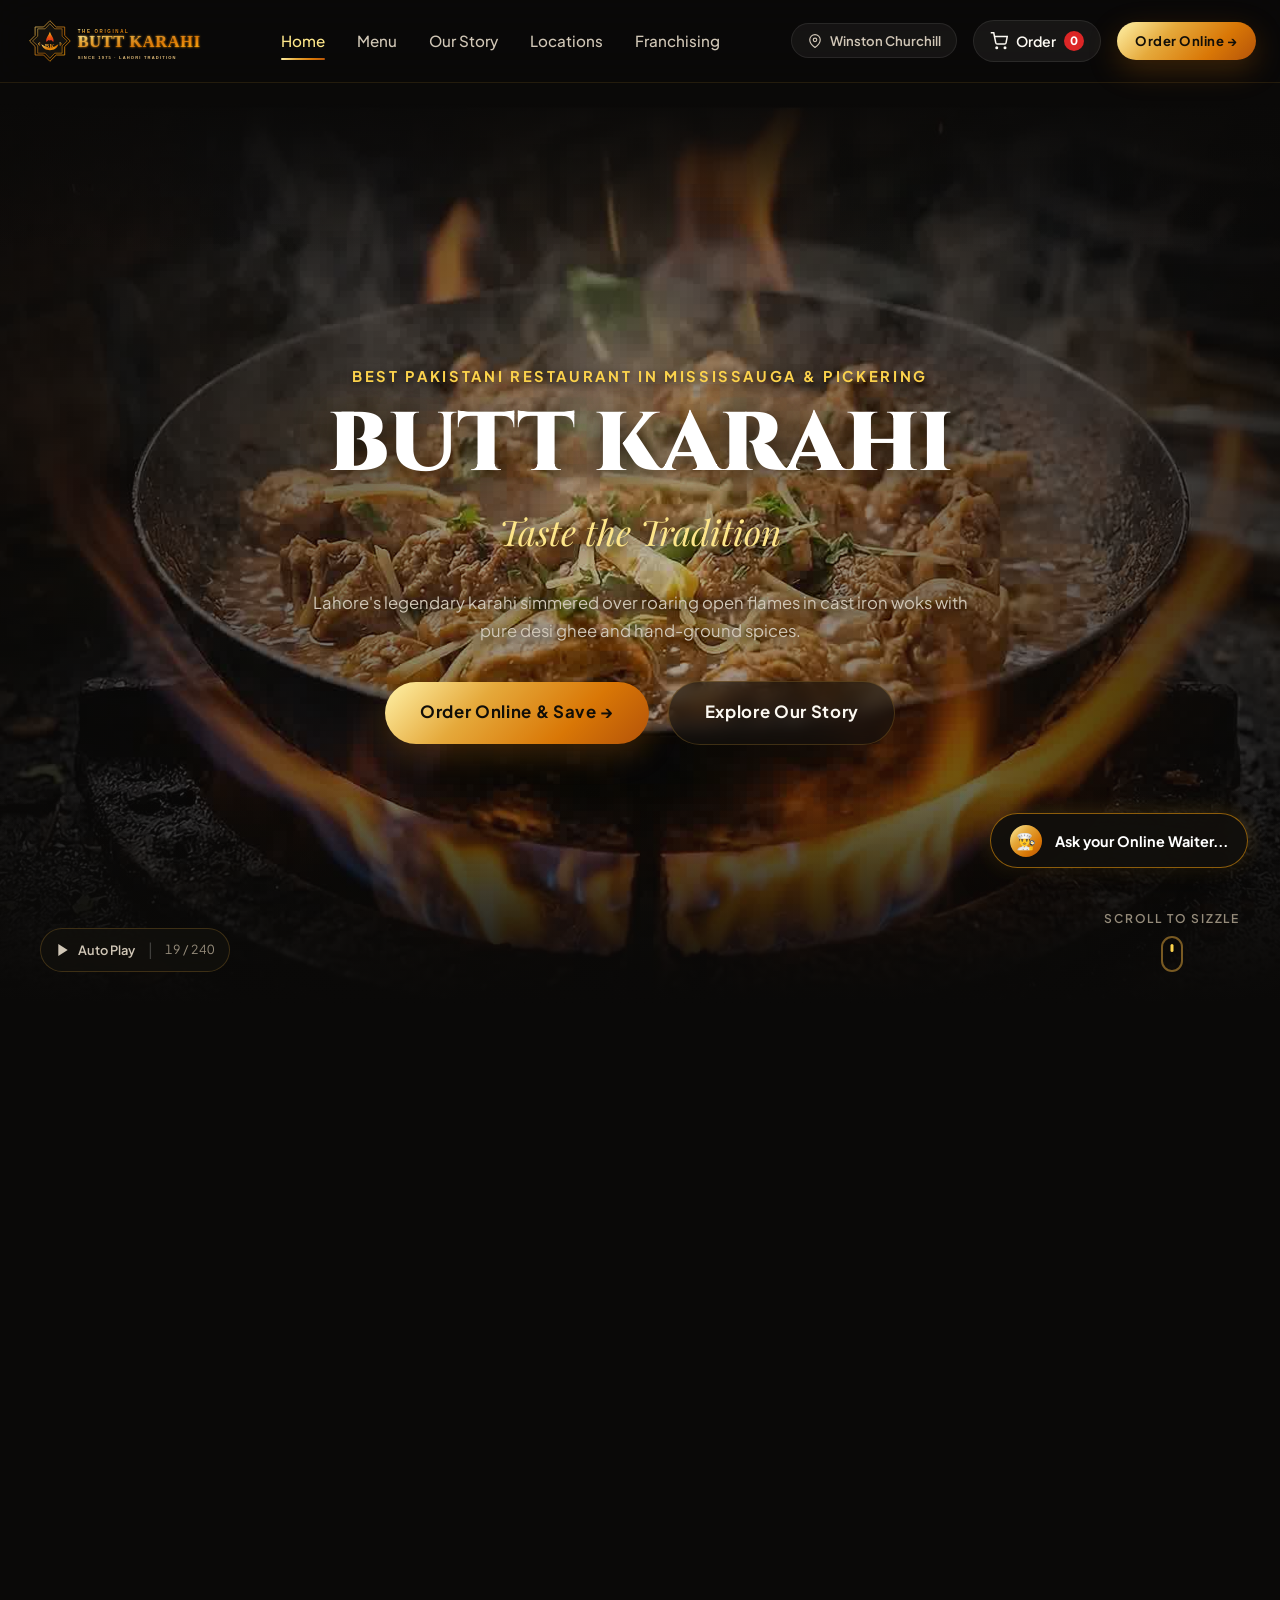
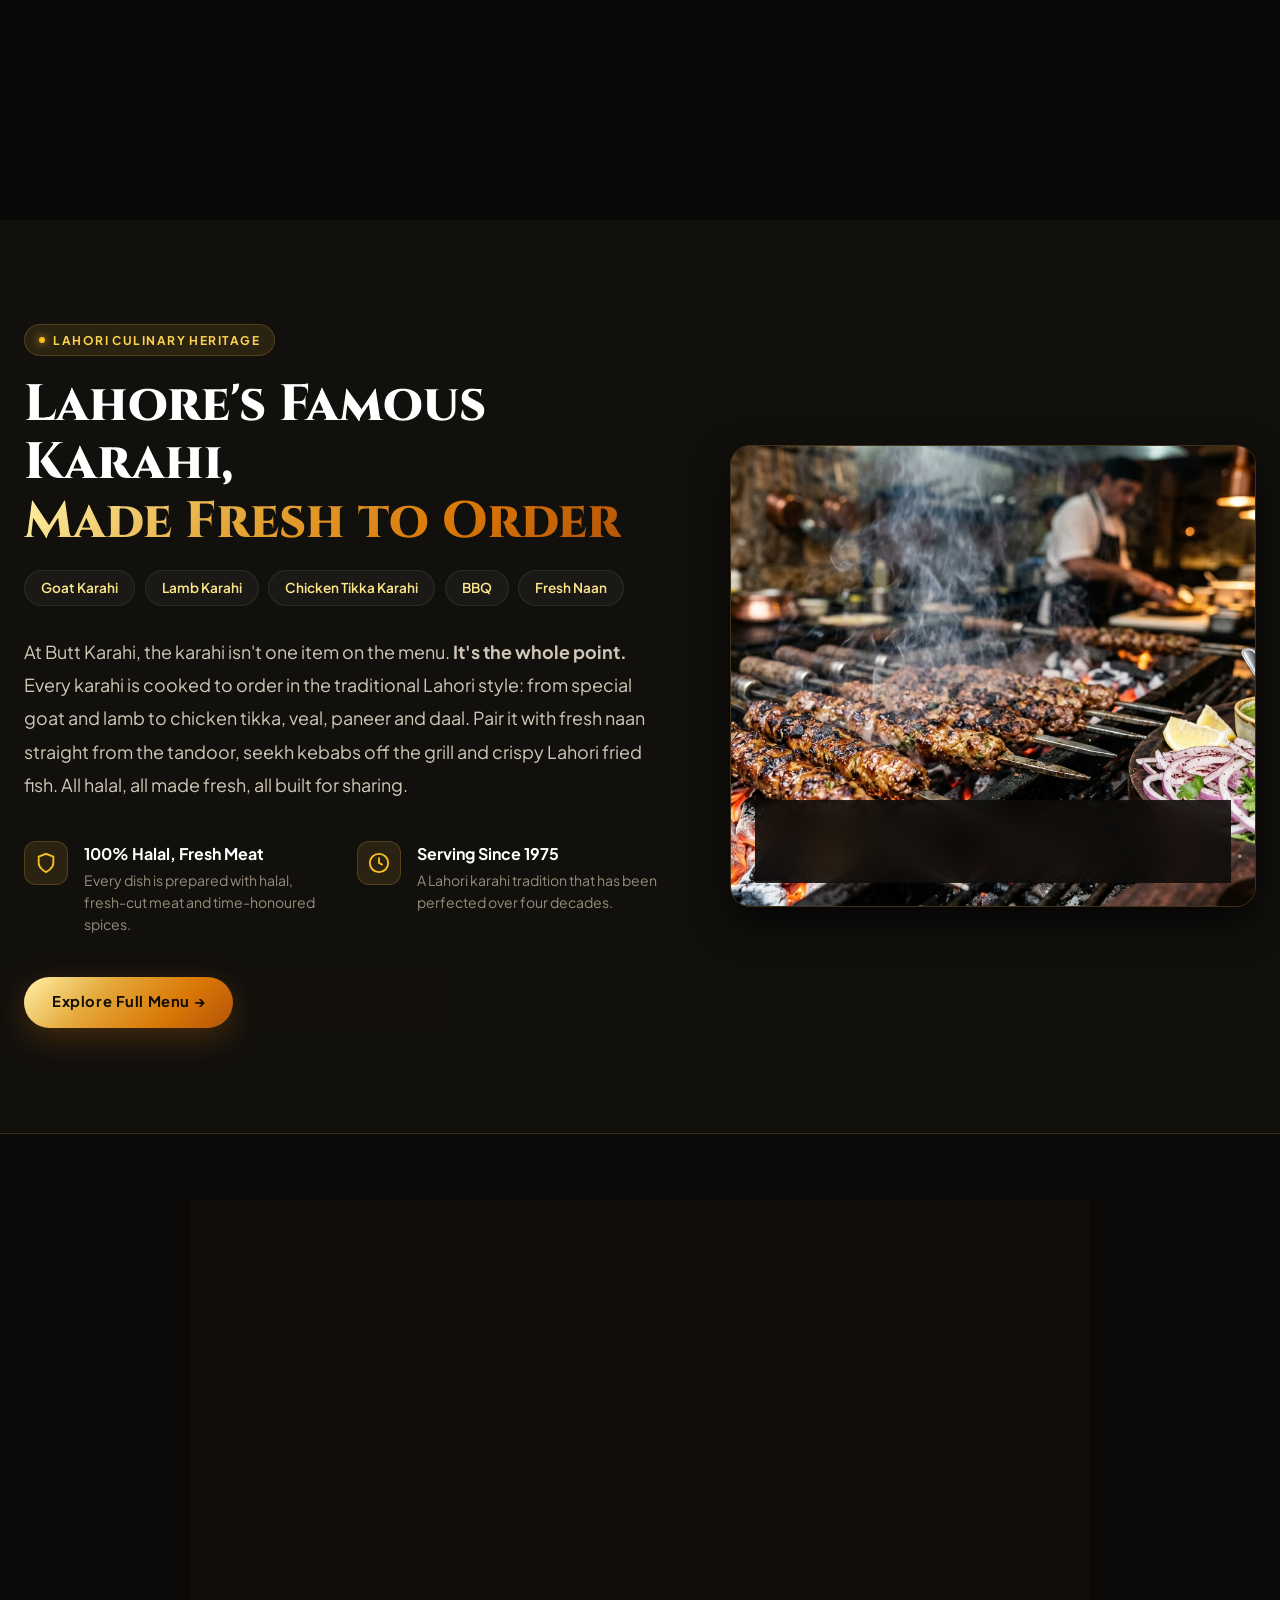
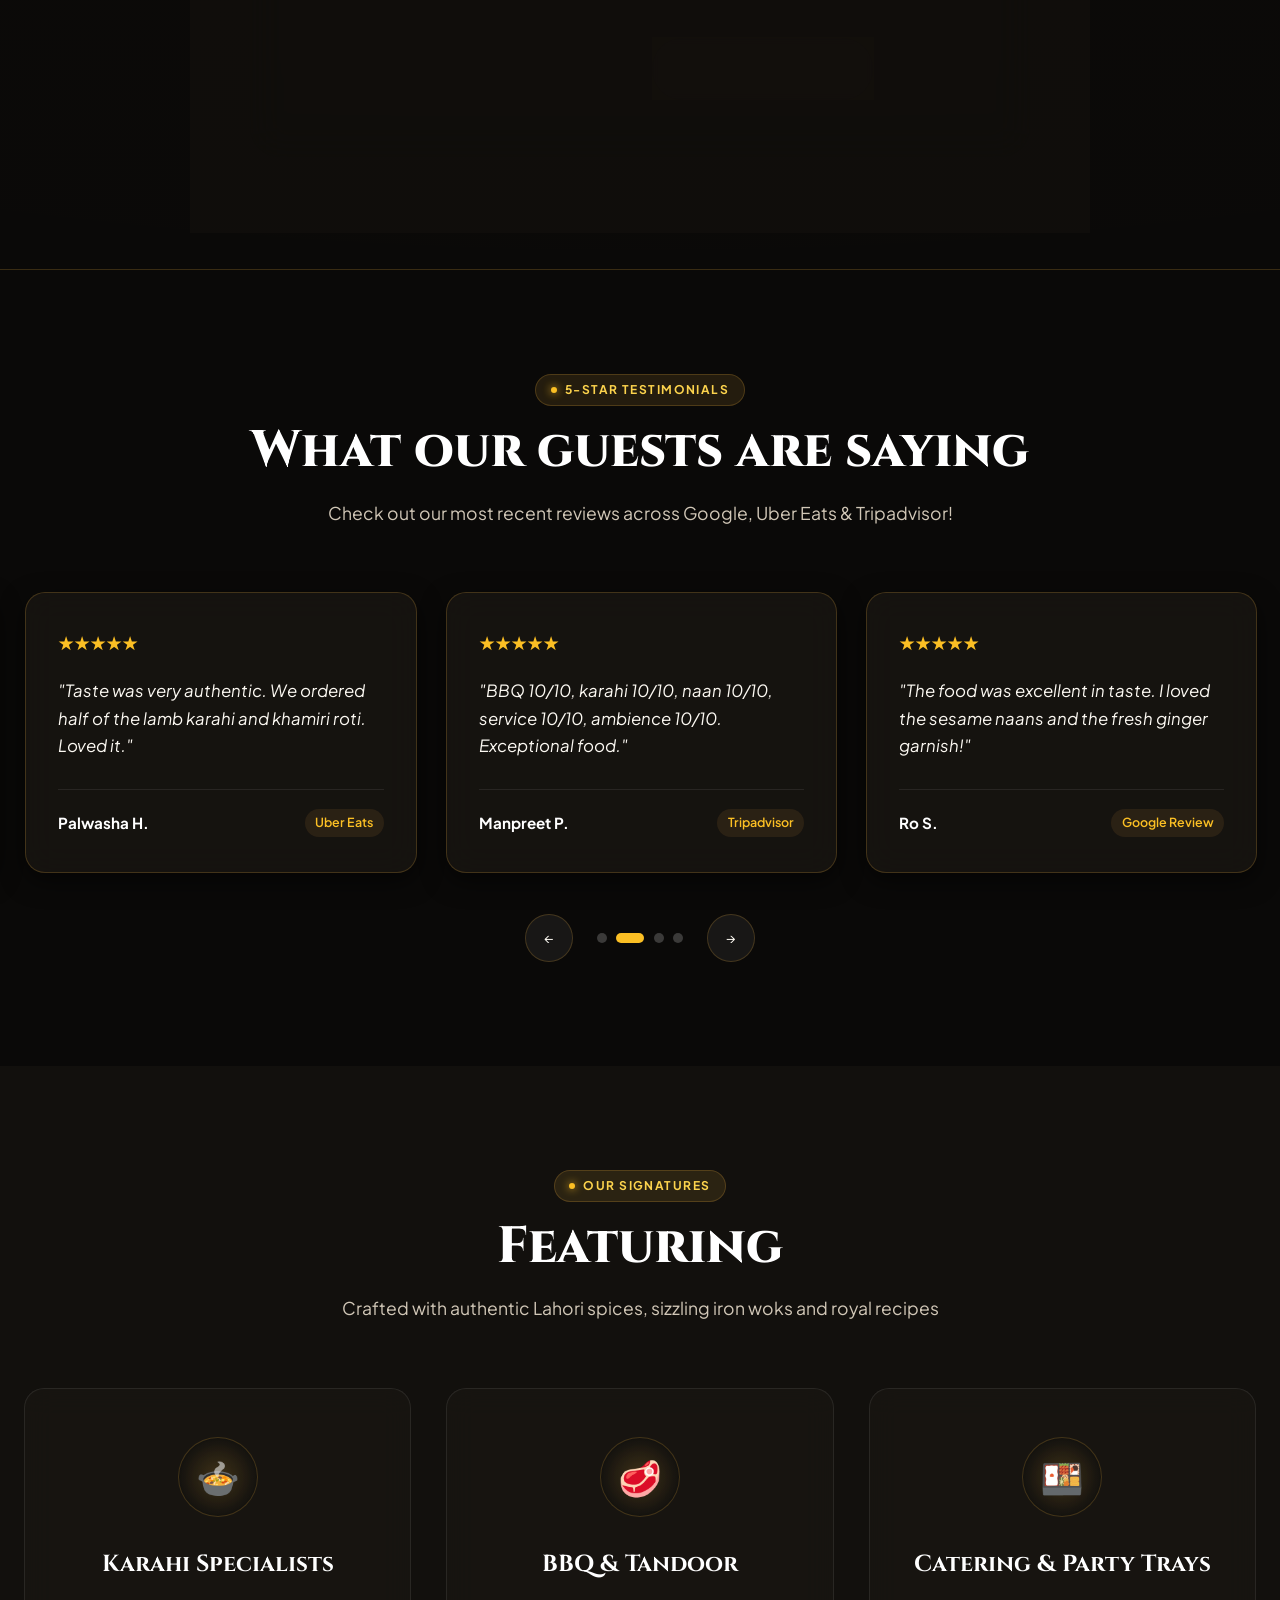
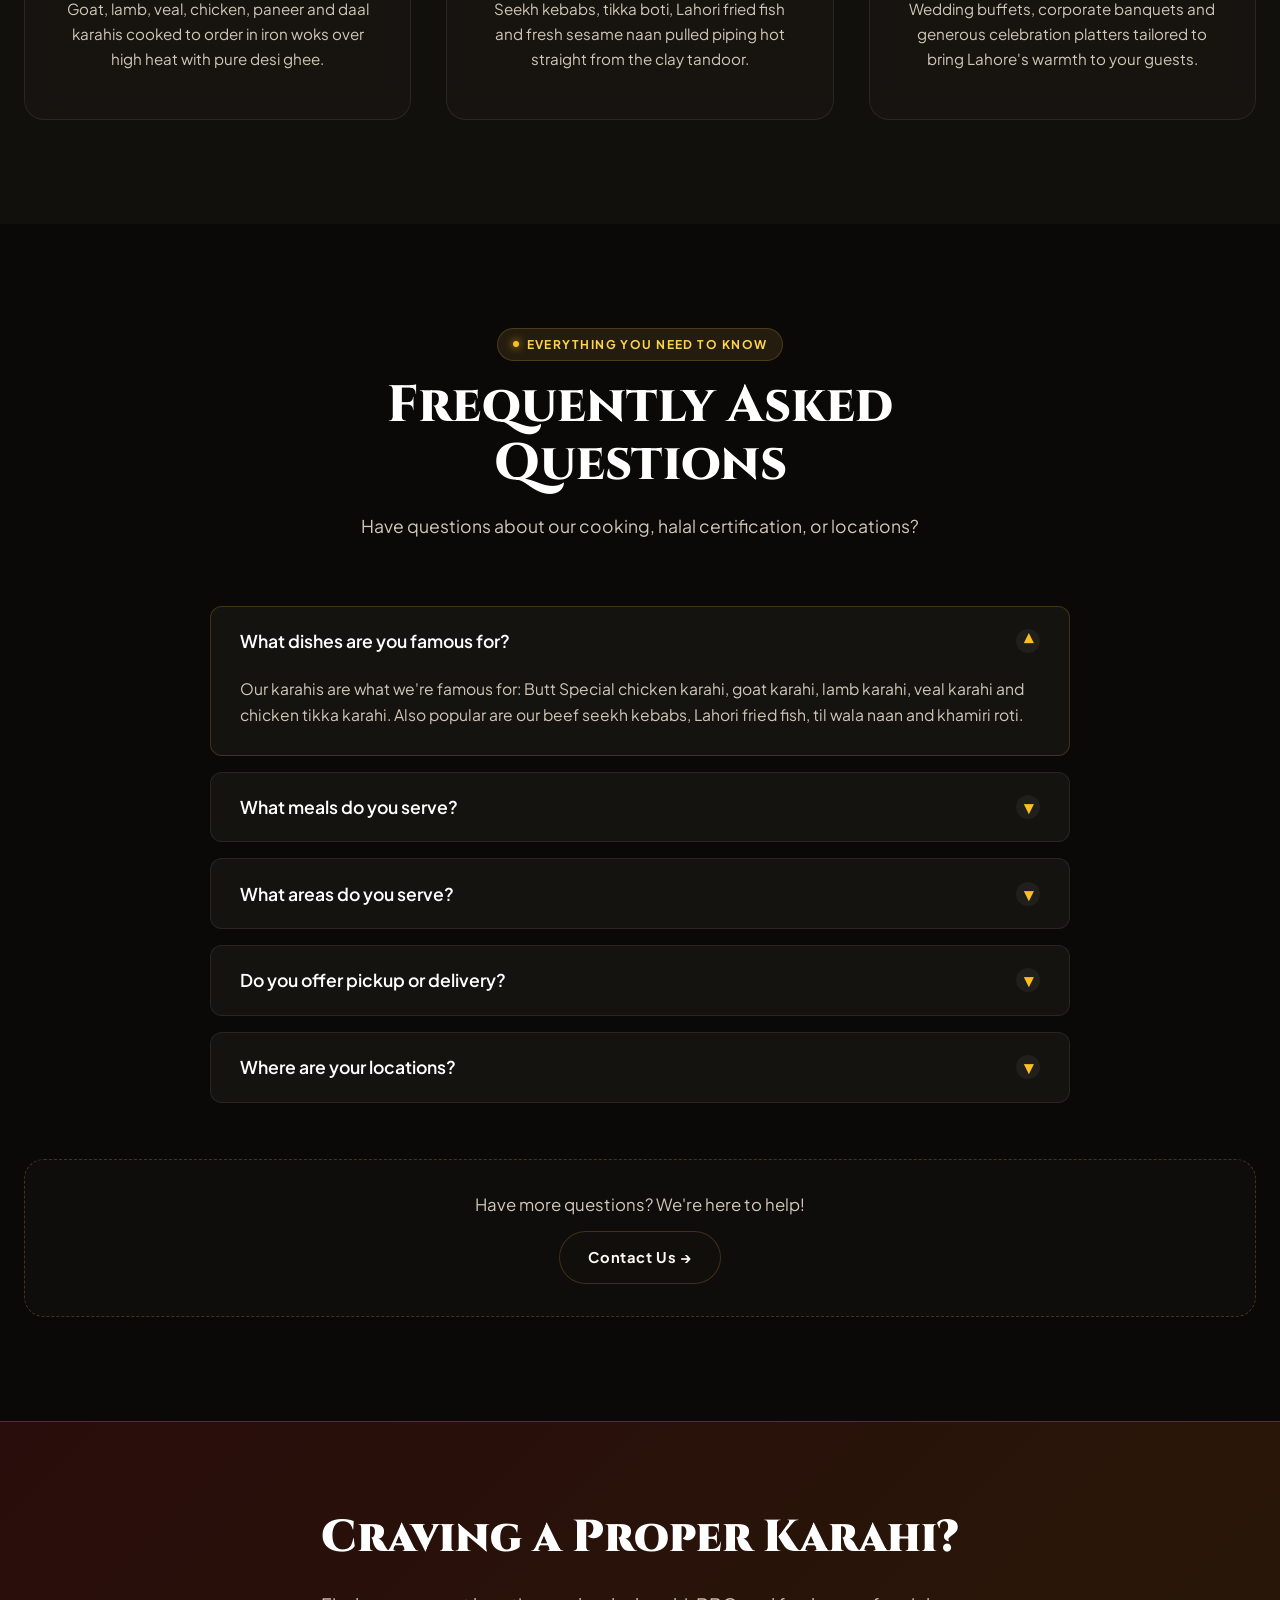
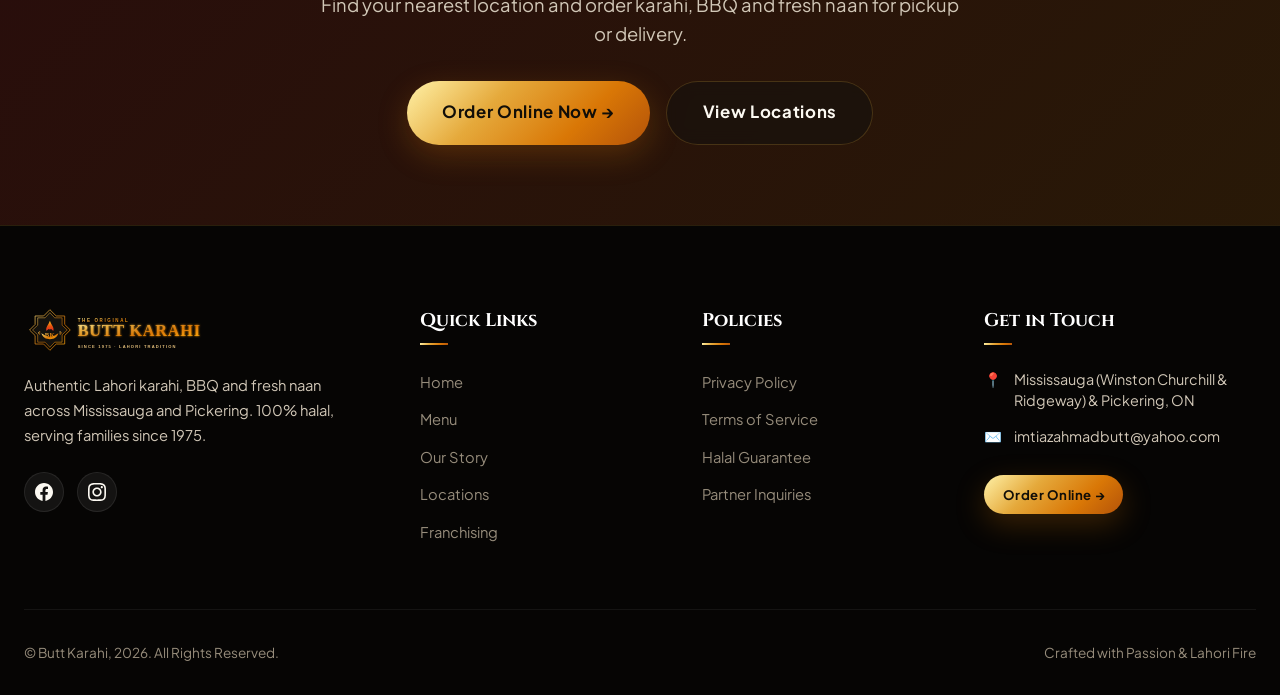
<file: index.html>
<!DOCTYPE html>
<html lang="en">
<head>
  <meta charset="UTF-8">
  <meta name="viewport" content="width=device-width, initial-scale=1.0">
  <title>Butt Karahi | Best Pakistani Restaurant in Mississauga & Pickering | Since 1975</title>
  <meta name="description" content="Experience authentic Lahori Butt Karahi in Mississauga & Pickering. Fresh mutton, goat, lamb & chicken karahi cooked to order in pure desi ghee over roaring flames since 1975.">
  <meta name="keywords" content="Butt Karahi, Pakistani Restaurant Mississauga, Halal Food Pickering, Lahori Karahi, Fresh Naan, BBQ Kebabs">
  <link rel="icon" type="image/svg+xml" href="assets/images/logo.svg">
  <link rel="stylesheet" href="assets/css/styles.css">
</head>
<body>

  <!-- ==========================================================================
       SITE HEADER / NAVIGATION
       ========================================================================== -->
  <header class="site-header" id="site-header">
    <div class="container header-inner">
      <!-- Brand Logo -->
      <a href="index.html" class="brand-logo-link" aria-label="Butt Karahi Home">
        <img src="assets/images/logo.svg" alt="Butt Karahi Logo - Authentic Lahori Tradition Since 1975" class="brand-logo-img">
      </a>

      <!-- Desktop Nav -->
      <nav class="nav-menu" id="nav-menu" aria-label="Main Navigation">
        <a href="index.html" class="nav-link active">Home</a>
        <a href="menu.html" class="nav-link">Menu</a>
        <a href="story.html" class="nav-link">Our Story</a>
        <a href="locations.html" class="nav-link">Locations</a>
        <a href="franchising.html" class="nav-link">Franchising</a>
      </nav>

      <!-- Action Cluster -->
      <div class="header-actions">
        <!-- Location Picker Button -->
        <button class="location-pill-btn location-select-trigger" aria-label="Choose Restaurant Location">
          <svg width="14" height="14" viewBox="0 0 24 24" fill="none" stroke="currentColor" stroke-width="2"><path d="M21 10c0 7-9 13-9 13s-9-6-9-13a9 9 0 0 1 18 0z"></path><circle cx="12" cy="10" r="3"></circle></svg>
          <span class="current-location-text">Winston Churchill</span>
        </button>

        <!-- Cart Quick View -->
        <a href="menu.html" class="cart-toggle-btn" aria-label="View Cart">
          <svg width="18" height="18" viewBox="0 0 24 24" fill="none" stroke="currentColor" stroke-width="2"><circle cx="9" cy="21" r="1"></circle><circle cx="20" cy="21" r="1"></circle><path d="M1 1h4l2.68 13.39a2 2 0 0 0 2 1.61h9.72a2 2 0 0 0 2-1.61L23 6H6"></path></svg>
          <span>Order</span>
          <span class="cart-badge">0</span>
        </a>

        <!-- Order Online CTA -->
        <a href="menu.html" class="btn btn-primary btn-sm">Order Online →</a>

        <!-- Mobile Menu Toggle Button -->
        <button class="mobile-menu-toggle" aria-label="Toggle navigation menu" aria-expanded="false">
          <span></span>
          <span></span>
          <span></span>
        </button>
      </div>
    </div>
  </header>

  <!-- ==========================================================================
       HERO SCROLLYTELLING SECTION (PINNED CANVAS LIKE A VIDEO)
       ========================================================================== -->
  <section class="hero-scroll-wrapper" id="hero-scroll-wrapper" aria-label="Hero Experience">
    <div class="hero-sticky-stage" id="hero-sticky-stage">
      <!-- 240-Frame Interactive Canvas -->
      <canvas id="hero-canvas" class="hero-canvas" width="1920" height="1080"></canvas>

      <!-- Vignettes & Overlays -->
      <div class="hero-vignette"></div>
      <div class="hero-gradient-top"></div>
      <div class="hero-gradient-bottom"></div>

      <!-- Scrub Progress Indicator -->
      <div class="hero-scrub-progress" id="hero-scrub-progress"></div>

      <!-- Scrollytelling Story Slides -->
      <div class="hero-story-container">
        <!-- Slide 1: Welcome (0% - 22% Scroll) -->
        <div class="hero-slide active" data-slide="0">
          <span class="hero-pretitle">Best Pakistani Restaurant in Mississauga &amp; Pickering</span>
          <h1 class="hero-title">BUTT KARAHI</h1>
          <p class="hero-subtitle">Taste the Tradition</p>
          <p class="hero-desc">
            Lahore's legendary karahi simmered over roaring open flames in cast iron woks with pure desi ghee and hand-ground spices.
          </p>
          <div class="hero-cta-group">
            <a href="menu.html" class="btn btn-primary btn-lg">Order Online &amp; Save →</a>
            <a href="story.html" class="btn btn-outline btn-lg">Explore Our Story</a>
          </div>
        </div>

        <!-- Slide 2: Pure Desi Ghee & Flames (26% - 50% Scroll) -->
        <div class="hero-slide" data-slide="1">
          <div class="badge badge-flame" style="margin-bottom: 1rem;">
            <span class="badge-dot"></span> SIMMERED OVER ROARING FLAMES
          </div>
          <h2 class="hero-title" style="font-size: clamp(2.4rem, 5vw, 4.2rem);">Pure Desi Ghee &amp; Secret Spices</h2>
          <p class="hero-desc">
            Every karahi is cooked strictly to order in the traditional Lahori style. Never pre-cooked. Never reheated. The real taste takes time, and you can smell the sizzle from the open kitchen.
          </p>
          <div class="hero-cta-group">
            <a href="menu.html" class="btn btn-primary">Discover the Menu →</a>
          </div>
        </div>

        <!-- Slide 3: Halal & Heritage (54% - 78% Scroll) -->
        <div class="hero-slide" data-slide="2">
          <div class="badge badge-emerald" style="margin-bottom: 1rem;">
            <span class="badge-dot" style="background:#4ade80;"></span> 100% ZABIHA HALAL SINCE 1975
          </div>
          <h2 class="hero-title" style="font-size: clamp(2.4rem, 5vw, 4.2rem);">Four Decades of Lahore Royalty</h2>
          <p class="hero-desc">
            Founded in the bustling food streets of Lahore in 1975, brought to Canada with uncompromising standards. Fresh-cut goat, tender lamb, succulent chicken tikka and crispy Lahori fried fish.
          </p>
          <div class="hero-cta-group">
            <a href="story.html" class="btn btn-outline">Our Heritage Story →</a>
          </div>
        </div>

        <!-- Slide 4: Locations & Ready to Dine (82% - 100% Scroll) -->
        <div class="hero-slide" data-slide="3">
          <div class="badge" style="margin-bottom: 1rem;">
            <span class="badge-dot"></span> 3 LOCATIONS ACROSS THE GTA
          </div>
          <h2 class="hero-title" style="font-size: clamp(2.4rem, 5vw, 4.2rem);">Ready to Savor the Sizzle?</h2>
          <p class="hero-desc">
            Visit us in Mississauga at Winston Churchill or Ridgeway Plaza, or at our Pickering flagship. Piping hot naan straight from the tandoor awaits your table.
          </p>
          <div class="hero-cta-group">
            <a href="menu.html" class="btn btn-primary btn-lg">Order Pickup &amp; Delivery →</a>
            <a href="locations.html" class="btn btn-outline btn-lg">Find Nearest Location</a>
          </div>
        </div>
      </div>

      <!-- Scrub HUD & Autoplay Toggle Controls -->
      <div class="hero-hud">
        <div class="hero-hud-controls">
          <button class="hud-btn" id="hero-play-toggle" title="Play as Video">
            <svg id="play-icon" viewBox="0 0 24 24" fill="currentColor"><polygon points="5 3 19 12 5 21 5 3"></polygon></svg>
            <svg id="pause-icon" viewBox="0 0 24 24" fill="currentColor" style="display:none;"><rect x="6" y="4" width="4" height="16"></rect><rect x="14" y="4" width="4" height="16"></rect></svg>
            <span>Auto Play</span>
          </button>
          <span style="color: rgba(255,255,255,0.2);">|</span>
          <span class="hero-frame-counter" id="hero-frame-counter">1 / 240</span>
        </div>

        <div class="hero-scroll-cue">
          <span>Scroll to Sizzle</span>
          <div class="scroll-mouse-icon">
            <div class="scroll-wheel"></div>
          </div>
        </div>
      </div>

      <!-- Preloader Overlay -->
      <div class="hero-loader" id="hero-loader">
        <div class="loader-spinner"></div>
        <div class="loader-text" id="loader-text">Igniting the Karahi...</div>
        <div class="loader-bar-bg">
          <div class="loader-bar-fill" id="loader-bar-fill"></div>
        </div>
      </div>
    </div>
  </section>

  <!-- ==========================================================================
       SECTION 2: LAHORE'S FAMOUS KARAHI, MADE FRESH TO ORDER
       ========================================================================== -->
  <section class="section-dark" id="about-karahi">
    <div class="container">
      <div class="tradition-grid">
        <!-- Narrative Column -->
        <div class="tradition-content">
          <div class="badge" style="margin-bottom: 1.2rem;">
            <span class="badge-dot"></span> LAHORI CULINARY HERITAGE
          </div>
          <h2 class="section-title">
            Lahore's Famous Karahi,<br>
            <span class="text-gradient">Made Fresh to Order</span>
          </h2>

          <!-- Specialty tags from the video -->
          <div class="dish-tags-row">
            <span class="dish-pill">Goat Karahi</span>
            <span class="dish-pill">Lamb Karahi</span>
            <span class="dish-pill">Chicken Tikka Karahi</span>
            <span class="dish-pill">BBQ</span>
            <span class="dish-pill">Fresh Naan</span>
          </div>

          <p class="tradition-copy">
            At Butt Karahi, the karahi isn't one item on the menu. <strong>It's the whole point.</strong> Every karahi is cooked to order in the traditional Lahori style: from special goat and lamb to chicken tikka, veal, paneer and daal. Pair it with fresh naan straight from the tandoor, seekh kebabs off the grill and crispy Lahori fried fish. All halal, all made fresh, all built for sharing.
          </p>

          <!-- Core Value Badges from the video -->
          <div class="tradition-features">
            <div class="feature-item">
              <div class="feature-icon-box">
                <svg width="22" height="22" viewBox="0 0 24 24" fill="none" stroke="currentColor" stroke-width="2"><path d="M12 22s8-4 8-10V5l-8-3-8 3v7c0 6 8 10 8 10z"></path></svg>
              </div>
              <div>
                <h4 class="feature-title">100% Halal, Fresh Meat</h4>
                <p class="feature-desc">Every dish is prepared with halal, fresh-cut meat and time-honoured spices.</p>
              </div>
            </div>

            <div class="feature-item">
              <div class="feature-icon-box">
                <svg width="22" height="22" viewBox="0 0 24 24" fill="none" stroke="currentColor" stroke-width="2"><circle cx="12" cy="12" r="10"></circle><polyline points="12 6 12 12 16 14"></polyline></svg>
              </div>
              <div>
                <h4 class="feature-title">Serving Since 1975</h4>
                <p class="feature-desc">A Lahori karahi tradition that has been perfected over four decades.</p>
              </div>
            </div>
          </div>

          <div style="display: flex; gap: 1rem; align-items: center;">
            <a href="menu.html" class="btn btn-primary">Explore Full Menu →</a>
            <a href="story.html" class="btn btn-outline">Read Our Journey</a>
          </div>
        </div>

        <!-- Visual Column -->
        <div class="tradition-visual">
          <div class="visual-card">
            <img src="assets/images/bbq_seekh_kebabs.jpg" alt="Char-grilled Seekh Kebabs and Tandoori Naan at Butt Karahi" loading="lazy">
            <div class="visual-badge-floating">
              <div>
                <div style="font-size: 0.8rem; text-transform: uppercase; letter-spacing: 0.1em; color: var(--gold-400); font-weight: 700;">Live Charcoal Grill</div>
                <div style="font-size: 1.05rem; font-weight: 800; color: #fff;">Seekh Kebabs &amp; Tandoori Tikka</div>
              </div>
              <span class="badge badge-emerald">Grilled to Order</span>
            </div>
          </div>
        </div>
      </div>
    </div>
  </section>

  <!-- ==========================================================================
       SECTION 3: ORDER DIRECT & SKIP THE FEES BANNER
       ========================================================================== -->
  <section class="order-banner-section" id="order-banner">
    <div class="container">
      <div class="order-banner-card">
        <span class="badge" style="margin-bottom: 1.2rem;">
          <span class="badge-dot"></span> DIRECT ORDER PRIVILEGE
        </span>
        <h2>Order Direct &amp; Skip the Fees</h2>
        <p>
          Order through our website for the best prices, full customization, exclusive 10% discount, and a smooth pickup or delivery experience.
        </p>
        <div style="display: flex; gap: 1rem; justify-content: center; flex-wrap: wrap;">
          <a href="menu.html" class="btn btn-primary btn-lg">Start Your Order →</a>
          <button class="btn btn-outline btn-lg location-select-trigger">Choose Location</button>
        </div>
      </div>
    </div>
  </section>

  <!-- ==========================================================================
       SECTION 4: WHAT OUR GUESTS ARE SAYING (REVIEWS CAROUSEL)
       ========================================================================== -->
  <section class="reviews-section" id="reviews">
    <div class="container">
      <div class="section-head">
        <span class="badge">
          <span class="badge-dot"></span> 5-STAR TESTIMONIALS
        </span>
        <h2 class="section-title">What our guests are saying</h2>
        <p class="section-subtitle">Check out our most recent reviews across Google, Uber Eats &amp; Tripadvisor!</p>
      </div>

      <!-- Carousel Track -->
      <div class="reviews-carousel-wrapper">
        <div class="reviews-track">
          <!-- Review 1: Zaid S. -->
          <div class="review-card">
            <div>
              <div class="review-stars">★★★★★</div>
              <p class="review-quote">
                "The standout dish for us was the chicken tikka karahi. Honestly one of the best we've had in Canada!"
              </p>
            </div>
            <div class="review-author">
              <span class="author-name">Zaid S.</span>
              <span class="author-source">Google Review</span>
            </div>
          </div>

          <!-- Review 2: Palwasha H. -->
          <div class="review-card">
            <div>
              <div class="review-stars">★★★★★</div>
              <p class="review-quote">
                "Taste was very authentic. We ordered half of the lamb karahi and khamiri roti. Loved it."
              </p>
            </div>
            <div class="review-author">
              <span class="author-name">Palwasha H.</span>
              <span class="author-source">Uber Eats</span>
            </div>
          </div>

          <!-- Review 3: Manpreet P. -->
          <div class="review-card">
            <div>
              <div class="review-stars">★★★★★</div>
              <p class="review-quote">
                "BBQ 10/10, karahi 10/10, naan 10/10, service 10/10, ambience 10/10. Exceptional food."
              </p>
            </div>
            <div class="review-author">
              <span class="author-name">Manpreet P.</span>
              <span class="author-source">Tripadvisor</span>
            </div>
          </div>

          <!-- Review 4: Ro S. -->
          <div class="review-card">
            <div>
              <div class="review-stars">★★★★★</div>
              <p class="review-quote">
                "The food was excellent in taste. I loved the sesame naans and the fresh ginger garnish!"
              </p>
            </div>
            <div class="review-author">
              <span class="author-name">Ro S.</span>
              <span class="author-source">Google Review</span>
            </div>
          </div>
        </div>

        <!-- Controls -->
        <div class="carousel-controls">
          <button class="carousel-arrow-btn carousel-prev" aria-label="Previous review">←</button>
          <div class="carousel-dots"></div>
          <button class="carousel-arrow-btn carousel-next" aria-label="Next review">→</button>
        </div>
      </div>
    </div>
  </section>

  <!-- ==========================================================================
       SECTION 5: FEATURING TRIO
       ========================================================================== -->
  <section class="section-dark" id="featuring">
    <div class="container">
      <div class="section-head">
        <span class="badge">
          <span class="badge-dot"></span> OUR SIGNATURES
        </span>
        <h2 class="section-title">Featuring</h2>
        <p class="section-subtitle">Crafted with authentic Lahori spices, sizzling iron woks and royal recipes</p>
      </div>

      <div class="featuring-grid">
        <!-- Feature 1: Karahi Specialists -->
        <div class="featuring-card">
          <div class="featuring-icon-circle">🍲</div>
          <h3>Karahi Specialists</h3>
          <p>
            Goat, lamb, veal, chicken, paneer and daal karahis cooked to order in iron woks over high heat with pure desi ghee.
          </p>
        </div>

        <!-- Feature 2: BBQ & Tandoor -->
        <div class="featuring-card">
          <div class="featuring-icon-circle">🥩</div>
          <h3>BBQ &amp; Tandoor</h3>
          <p>
            Seekh kebabs, tikka boti, Lahori fried fish and fresh sesame naan pulled piping hot straight from the clay tandoor.
          </p>
        </div>

        <!-- Feature 3: Catering & Party Trays -->
        <div class="featuring-card">
          <div class="featuring-icon-circle">🍱</div>
          <h3>Catering &amp; Party Trays</h3>
          <p>
            Wedding buffets, corporate banquets and generous celebration platters tailored to bring Lahore's warmth to your guests.
          </p>
        </div>
      </div>
    </div>
  </section>

  <!-- ==========================================================================
       SECTION 6: FREQUENTLY ASKED QUESTIONS (ACCORDION)
       ========================================================================== -->
  <section id="faq">
    <div class="container">
      <div class="section-head">
        <span class="badge">
          <span class="badge-dot"></span> EVERYTHING YOU NEED TO KNOW
        </span>
        <h2 class="section-title">Frequently Asked Questions</h2>
        <p class="section-subtitle">Have questions about our cooking, halal certification, or locations?</p>
      </div>

      <div class="faq-accordion">
        <!-- Q1 -->
        <div class="faq-item active">
          <button class="faq-question">
            <span>What dishes are you famous for?</span>
            <span class="faq-icon">▾</span>
          </button>
          <div class="faq-answer">
            Our karahis are what we're famous for: Butt Special chicken karahi, goat karahi, lamb karahi, veal karahi and chicken tikka karahi. Also popular are our beef seekh kebabs, Lahori fried fish, til wala naan and khamiri roti.
          </div>
        </div>

        <!-- Q2 -->
        <div class="faq-item">
          <button class="faq-question">
            <span>What meals do you serve?</span>
            <span class="faq-icon">▾</span>
          </button>
          <div class="faq-answer">
            A full Pakistani menu built around traditional karahis in goat, lamb, veal, chicken, fish, paneer and daal, plus BBQ kebabs, tandoori breads, biryani, seafood, vegetarian dishes and desserts like kheer and rabri falooda. Party trays, buffets and wedding catering available.
          </div>
        </div>

        <!-- Q3 -->
        <div class="faq-item">
          <button class="faq-question">
            <span>What areas do you serve?</span>
            <span class="faq-icon">▾</span>
          </button>
          <div class="faq-answer">
            We serve Mississauga and Pickering from three locations. Nearby areas include Erin Mills, Churchill Meadows, Central Erin Mills, Streetsville, Clarkson, Lisgar, Meadowvale, Amberlea, Rougemount and West Pickering.
          </div>
        </div>

        <!-- Q4 -->
        <div class="faq-item">
          <button class="faq-question">
            <span>Do you offer pickup or delivery?</span>
            <span class="faq-icon">▾</span>
          </button>
          <div class="faq-answer">
            Yes, we offer both pickup and delivery. Order directly on our website for the best prices, seamless tracking, and exclusive discounts.
          </div>
        </div>

        <!-- Q5 -->
        <div class="faq-item">
          <button class="faq-question">
            <span>Where are your locations?</span>
            <span class="faq-icon">▾</span>
          </button>
          <div class="faq-answer">
            We operate three premier locations: 1) Winston Churchill (3015 Winston Churchill Blvd #7, Mississauga), 2) Ridgeway Plaza (3960 Eglinton Ave W #415, Mississauga), and 3) Pickering (820 Kingston Rd, Pickering).
          </div>
        </div>
      </div>

      <div class="faq-contact-box">
        <p style="color: var(--text-secondary); margin-bottom: 0.8rem; font-size: 1.05rem;">
          Have more questions? We're here to help!
        </p>
        <a href="franchising.html" class="btn btn-outline">Contact Us →</a>
      </div>
    </div>
  </section>

  <!-- ==========================================================================
       SECTION 7: CRAVING A PROPER KARAHI CTA BANNER
       ========================================================================== -->
  <section style="padding: 5rem 0; background: linear-gradient(135deg, rgba(220, 38, 38, 0.15) 0%, rgba(217, 119, 6, 0.15) 100%); border-top: 1px solid var(--border-gold);">
    <div class="container text-center">
      <h2 style="font-family: var(--font-serif); font-size: clamp(2rem, 3.5vw, 3rem); font-weight: 900; color: #fff; margin-bottom: 1rem;">
        Craving a Proper Karahi?
      </h2>
      <p style="font-size: 1.15rem; color: var(--text-secondary); max-width: 640px; margin: 0 auto 2rem;">
        Find your nearest location and order karahi, BBQ and fresh naan for pickup or delivery.
      </p>
      <div style="display: flex; justify-content: center; gap: 1rem; flex-wrap: wrap;">
        <a href="menu.html" class="btn btn-primary btn-lg">Order Online Now →</a>
        <a href="locations.html" class="btn btn-outline btn-lg">View Locations</a>
      </div>
    </div>
  </section>

  <!-- ==========================================================================
       GLOBAL FOOTER
       ========================================================================== -->
  <footer class="site-footer">
    <div class="container">
      <div class="footer-top">
        <!-- Brand Info -->
        <div class="footer-brand">
          <img src="assets/images/logo.svg" alt="Butt Karahi Logo" style="height: 48px; margin-bottom: 0.8rem;">
          <p>
            Authentic Lahori karahi, BBQ and fresh naan across Mississauga and Pickering. 100% halal, serving families since 1975.
          </p>
          <div class="footer-social-row">
            <a href="https://facebook.com/buttkarahi" target="_blank" rel="noopener noreferrer" class="social-icon-btn" aria-label="Facebook">
              <svg width="18" height="18" fill="currentColor" viewBox="0 0 24 24"><path d="M24 12.073c0-6.627-5.373-12-12-12s-12 5.373-12 12c0 5.99 4.388 10.954 10.125 11.854v-8.385H7.078v-3.47h3.047V9.43c0-3.007 1.792-4.669 4.533-4.669 1.312 0 2.686.235 2.686.235v2.953H15.83c-1.491 0-1.956.925-1.956 1.874v2.25h3.328l-.532 3.47h-2.796v8.385C19.612 23.027 24 18.062 24 12.073z"/></svg>
            </a>
            <a href="https://instagram.com/buttkarahicanada" target="_blank" rel="noopener noreferrer" class="social-icon-btn" aria-label="Instagram">
              <svg width="18" height="18" fill="currentColor" viewBox="0 0 24 24"><path d="M12 2.163c3.204 0 3.584.012 4.85.07 3.252.148 4.771 1.691 4.919 4.919.058 1.265.069 1.645.069 4.849 0 3.205-.012 3.584-.069 4.849-.149 3.225-1.664 4.771-4.919 4.919-1.266.058-1.644.07-4.85.07-3.204 0-3.584-.012-4.849-.07-3.26-.149-4.771-1.699-4.919-4.92-.058-1.265-.07-1.644-.07-4.849 0-3.204.13-3.583.07-4.849.149-3.227 1.664-4.771 4.919-4.919 1.266-.057 1.645-.069 4.849-.069zm0-2.163c-3.259 0-3.667.014-4.947.072-4.358.2-6.78 2.618-6.98 6.98-.059 1.281-.073 1.689-.073 4.948 0 3.259.014 3.668.072 4.948.2 4.358 2.618 6.78 6.98 6.98 1.281.058 1.689.072 4.948.072 3.259 0 3.668-.014 4.948-.072 4.354-.2 6.782-2.618 6.979-6.98.059-1.28.073-1.689.073-4.948 0-3.259-.014-3.667-.072-4.947-.196-4.354-2.617-6.78-6.979-6.98-1.281-.059-1.69-.073-4.949-.073zm0 5.838c-3.403 0-6.162 2.759-6.162 6.162s2.759 6.163 6.162 6.163 6.162-2.759 6.162-6.163c0-3.403-2.759-6.162-6.162-6.162zm0 10.162c-2.209 0-4-1.79-4-4 0-2.209 1.791-4 4-4s4 1.791 4 4c0 2.21-1.791 4-4 4zm6.406-11.845c-.796 0-1.441.645-1.441 1.44s.645 1.44 1.441 1.44c.795 0 1.439-.645 1.439-1.44s-.644-1.44-1.439-1.44z"/></svg>
            </a>
          </div>
        </div>

        <!-- Quick Links -->
        <div>
          <h4 class="footer-heading">Quick Links</h4>
          <ul class="footer-links-list">
            <li><a href="index.html" class="footer-link">Home</a></li>
            <li><a href="menu.html" class="footer-link">Menu</a></li>
            <li><a href="story.html" class="footer-link">Our Story</a></li>
            <li><a href="locations.html" class="footer-link">Locations</a></li>
            <li><a href="franchising.html" class="footer-link">Franchising</a></li>
          </ul>
        </div>

        <!-- Policies -->
        <div>
          <h4 class="footer-heading">Policies</h4>
          <ul class="footer-links-list">
            <li><a href="#" class="footer-link modal-open-privacy">Privacy Policy</a></li>
            <li><a href="#" class="footer-link modal-open-terms">Terms of Service</a></li>
            <li><a href="#" class="footer-link modal-open-halal">Halal Guarantee</a></li>
            <li><a href="franchising.html" class="footer-link">Partner Inquiries</a></li>
          </ul>
        </div>

        <!-- Direct Contact -->
        <div>
          <h4 class="footer-heading">Get in Touch</h4>
          <div class="footer-contact-item">
            <span>📍</span>
            <span>Mississauga (Winston Churchill &amp; Ridgeway) &amp; Pickering, ON</span>
          </div>
          <div class="footer-contact-item">
            <span>✉️</span>
            <span>imtiazahmadbutt@yahoo.com</span>
          </div>
          <a href="menu.html" class="btn btn-primary btn-sm" style="margin-top: 0.8rem;">Order Online →</a>
        </div>
      </div>

      <!-- Bottom Bar -->
      <div class="footer-bottom">
        <div>© Butt Karahi, 2026. All Rights Reserved.</div>
        <div>Crafted with Passion &amp; Lahori Fire</div>
      </div>
    </div>
  </footer>

  <!-- ==========================================================================
       LOCATION SELECTOR MODAL
       ========================================================================== -->
  <div class="modal-backdrop" id="location-modal" role="dialog" aria-modal="true" aria-labelledby="loc-modal-title">
    <div class="modal-box">
      <button class="modal-close-btn modal-close-trigger" aria-label="Close modal">×</button>
      <h3 id="loc-modal-title" style="font-family: var(--font-serif); font-size: 1.6rem; color: #fff; margin-bottom: 0.4rem;">
        Choose a Location
      </h3>
      <p style="color: var(--text-muted); font-size: 0.9rem; margin-bottom: 1.8rem;">
        Select your preferred kitchen for direct pickup or delivery:
      </p>

      <div style="display: flex; flex-direction: column; gap: 1rem;">
        <!-- Winston Churchill -->
        <div style="background: rgba(255,255,255,0.04); border: 1px solid var(--border-gold); border-radius: var(--radius-md); padding: 1.2rem; display: flex; justify-content: space-between; align-items: center;">
          <div>
            <h4 style="color: #fff; font-size: 1.05rem; margin-bottom: 0.2rem;">Butt Karahi - Winston Churchill</h4>
            <p style="color: var(--text-secondary); font-size: 0.84rem;">3015 Winston Churchill Blvd #7, Mississauga, ON</p>
            <p style="color: var(--gold-400); font-size: 0.82rem; margin-top: 0.2rem;">(905) 484-5677</p>
          </div>
          <button class="btn btn-primary btn-sm" onclick="window.ButtKarahi.setLocation('Winston Churchill')">Select</button>
        </div>

        <!-- Ridgeway Plaza -->
        <div style="background: rgba(255,255,255,0.04); border: 1px solid var(--border-gold); border-radius: var(--radius-md); padding: 1.2rem; display: flex; justify-content: space-between; align-items: center;">
          <div>
            <h4 style="color: #fff; font-size: 1.05rem; margin-bottom: 0.2rem;">Butt Karahi - Ridgeway Plaza</h4>
            <p style="color: var(--text-secondary); font-size: 0.84rem;">3960 Eglinton Ave W #415, Mississauga, ON</p>
            <p style="color: var(--gold-400); font-size: 0.82rem; margin-top: 0.2rem;">(905) 607-2629 · Open Late (2 AM)</p>
          </div>
          <button class="btn btn-primary btn-sm" onclick="window.ButtKarahi.setLocation('Ridgeway Plaza')">Select</button>
        </div>

        <!-- Pickering -->
        <div style="background: rgba(255,255,255,0.04); border: 1px solid var(--border-gold); border-radius: var(--radius-md); padding: 1.2rem; display: flex; justify-content: space-between; align-items: center;">
          <div>
            <h4 style="color: #fff; font-size: 1.05rem; margin-bottom: 0.2rem;">Butt Karahi - Pickering</h4>
            <p style="color: var(--text-secondary); font-size: 0.84rem;">820 Kingston Rd, Pickering, ON</p>
            <p style="color: var(--gold-400); font-size: 0.82rem; margin-top: 0.2rem;">(905) 839-3002</p>
          </div>
          <button class="btn btn-primary btn-sm" onclick="window.ButtKarahi.setLocation('Pickering')">Select</button>
        </div>
      </div>
    </div>
  </div>

  <!-- ==========================================================================
       ONLINE WAITER FLOATING ASSISTANT WIDGET
       ========================================================================== -->
  <button class="online-waiter-trigger" aria-label="Open Online Waiter Chat">
    <div class="waiter-avatar">👨‍🍳</div>
    <span>Ask your Online Waiter...</span>
  </button>

  <div class="waiter-chat-window" role="dialog" aria-label="Online Waiter AI Assistant">
    <div class="waiter-chat-header">
      <div style="display: flex; align-items: center; gap: 0.6rem;">
        <div class="waiter-avatar" style="width: 28px; height: 28px; font-size: 0.85rem;">👨‍🍳</div>
        <div>
          <div style="font-weight: 700; color: #fff; font-size: 0.92rem;">Online Waiter</div>
          <div style="font-size: 0.72rem; color: #4ade80;">● Ready to assist you</div>
        </div>
      </div>
      <button class="waiter-close-btn" style="color: var(--text-muted); font-size: 1.2rem;">×</button>
    </div>

    <div class="waiter-chat-messages">
      <div class="chat-bubble bot">
        Assalam-o-Alaikum &amp; Welcome to Butt Karahi! I'm your online waiter. Can I recommend our signature Goat Karahi or answer any questions about our spice levels, halal certification, or locations?
      </div>
    </div>

    <form class="waiter-chat-input-bar waiter-chat-form">
      <input type="text" class="waiter-chat-input" placeholder="Ask about dishes, spice levels, halal...">
      <button type="submit" class="btn btn-primary btn-sm" style="padding: 0.5rem 0.9rem;">Send</button>
    </form>
  </div>

  <!-- Scripts -->
  <script src="assets/js/hero-canvas.js"></script>
  <script src="assets/js/app.js"></script>
</body>
</html>
</file>
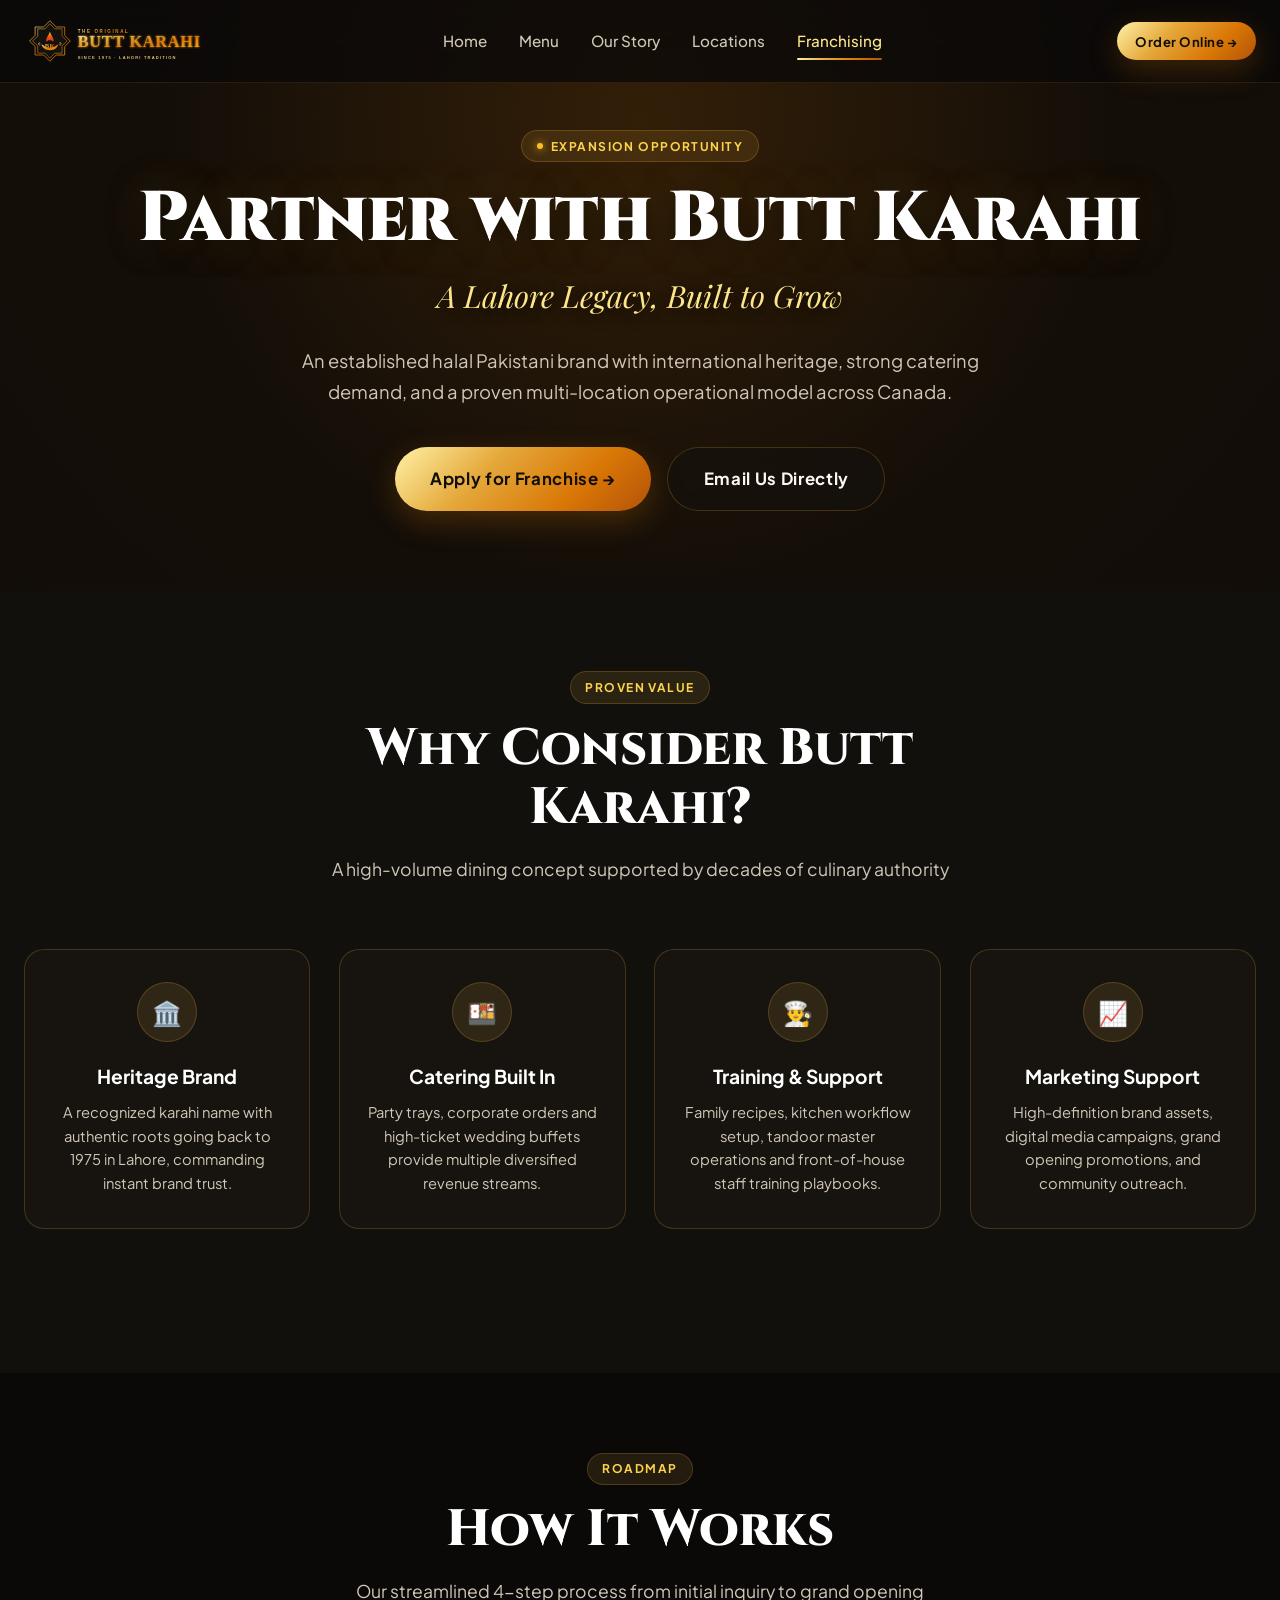
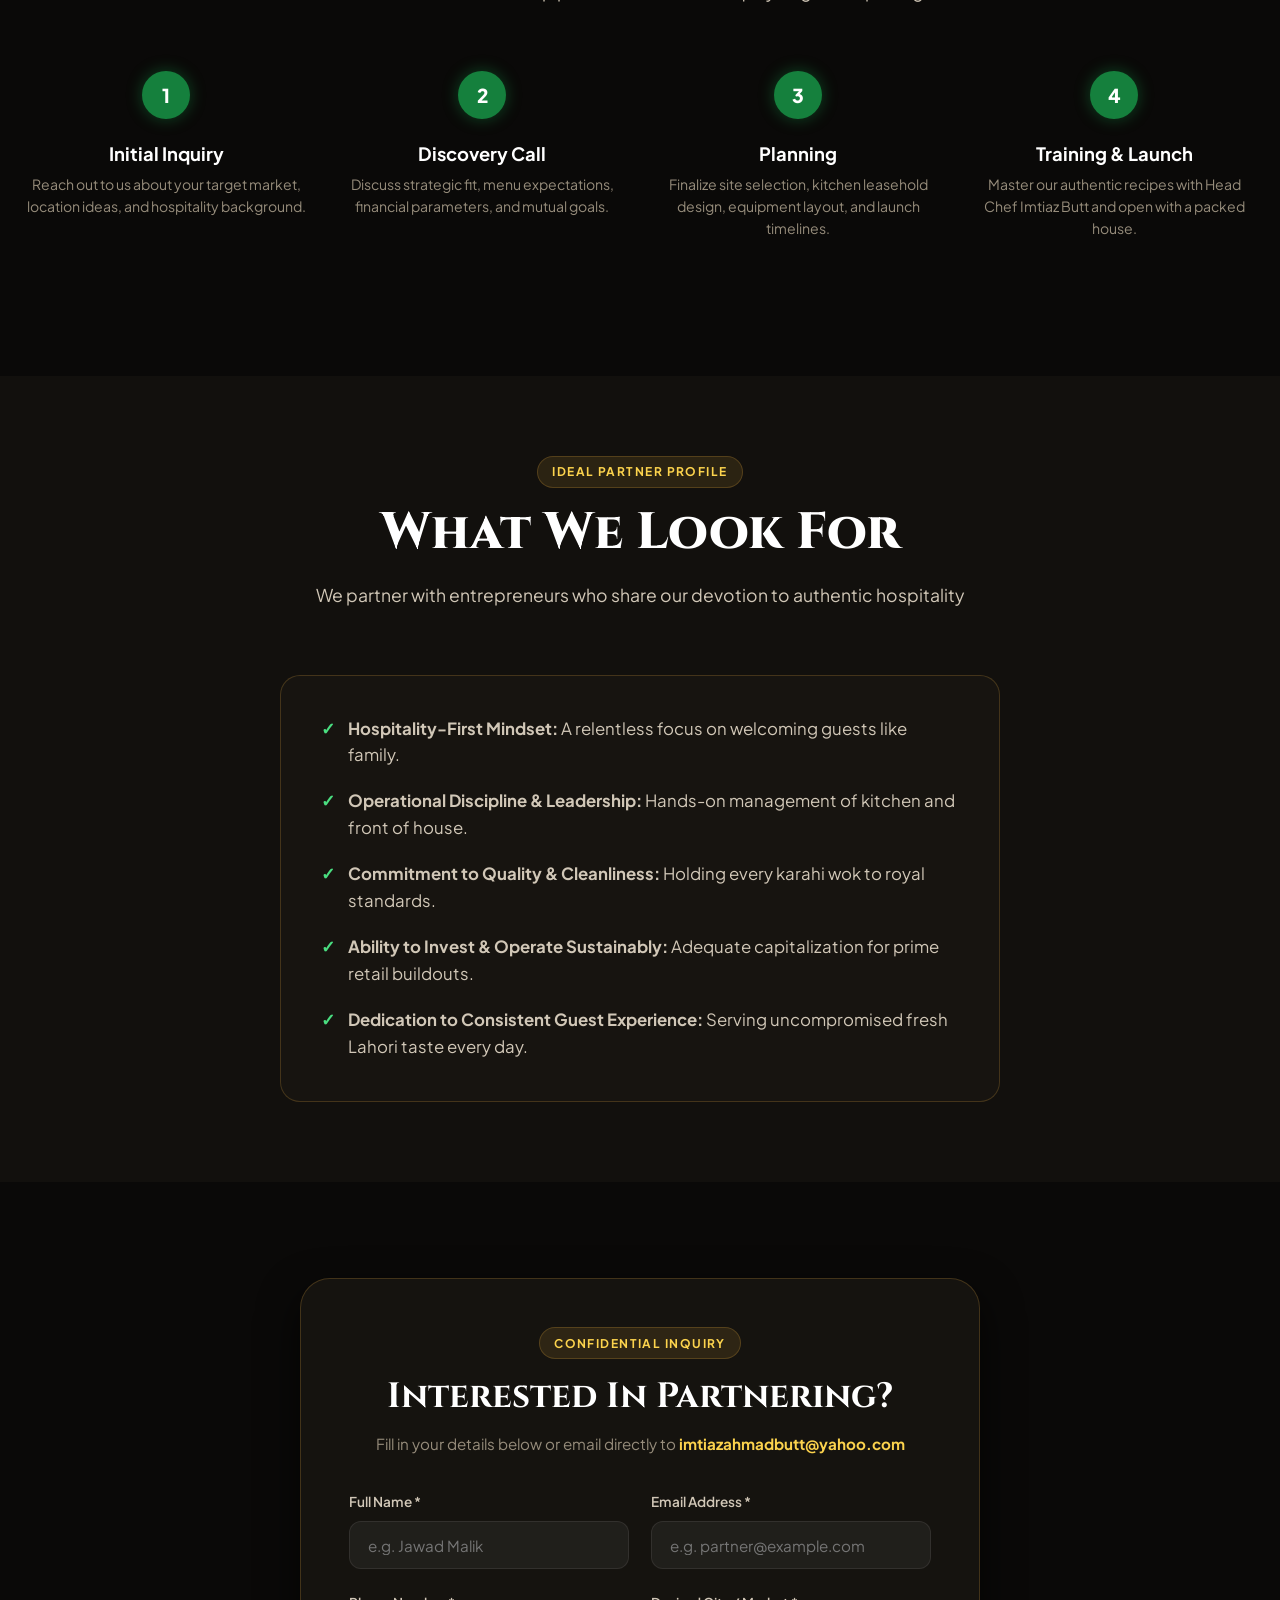
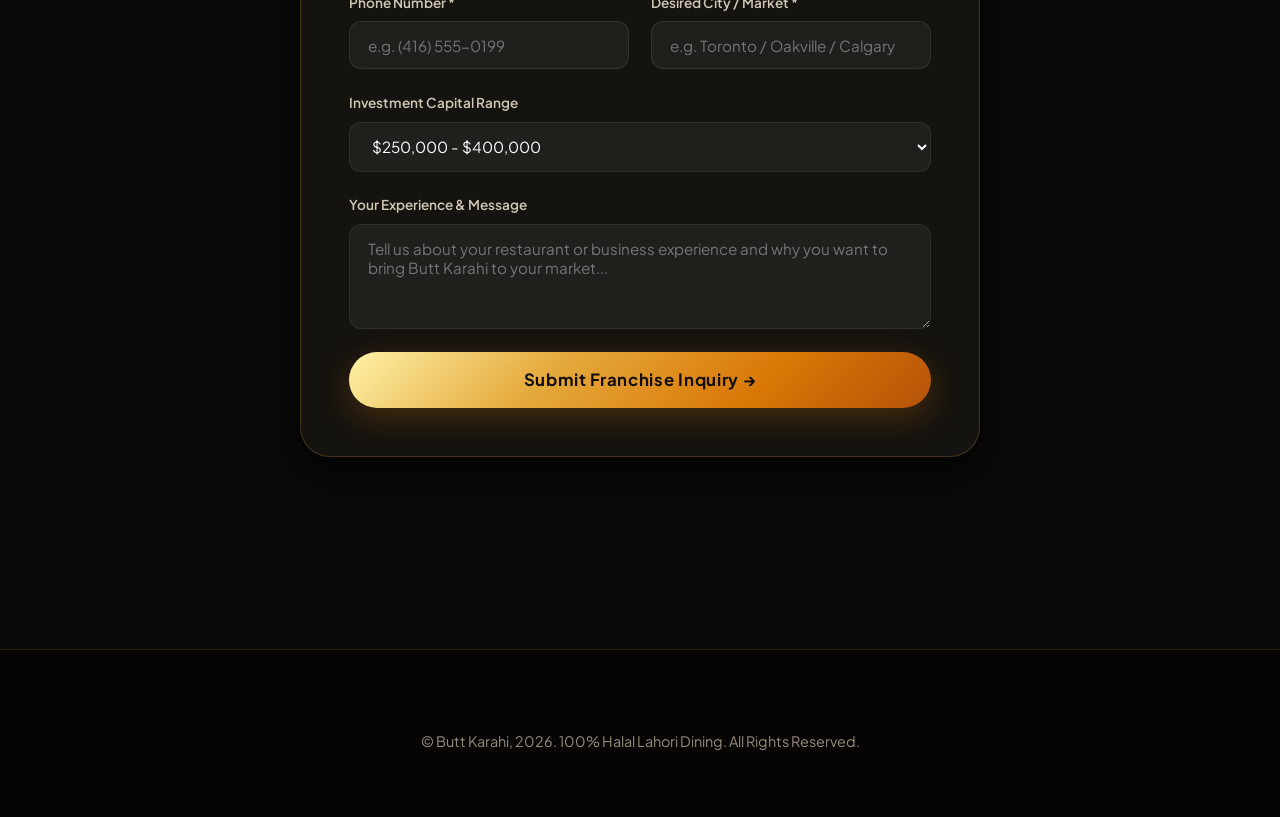
<file: franchising.html>
<!DOCTYPE html>
<html lang="en">
<head>
  <meta charset="UTF-8">
  <meta name="viewport" content="width=device-width, initial-scale=1.0">
  <title>Franchising &amp; Partner with Butt Karahi | Global Pakistani Brand</title>
  <meta name="description" content="Partner with Butt Karahi. Franchise opportunities with an iconic halal Pakistani brand with roots to 1975 Lahore. Multi-location model, catering built in, operational training.">
  <link rel="icon" type="image/svg+xml" href="assets/images/logo.svg">
  <link rel="stylesheet" href="assets/css/styles.css">
</head>
<body>

  <!-- Site Header -->
  <header class="site-header scrolled">
    <div class="container header-inner">
      <a href="index.html" class="brand-logo-link" aria-label="Butt Karahi Home">
        <img src="assets/images/logo.svg" alt="Butt Karahi Logo" class="brand-logo-img">
      </a>

      <nav class="nav-menu" id="nav-menu">
        <a href="index.html" class="nav-link">Home</a>
        <a href="menu.html" class="nav-link">Menu</a>
        <a href="story.html" class="nav-link">Our Story</a>
        <a href="locations.html" class="nav-link">Locations</a>
        <a href="franchising.html" class="nav-link active">Franchising</a>
      </nav>

      <div class="header-actions">
        <a href="menu.html" class="btn btn-primary btn-sm">Order Online →</a>

        <button class="mobile-menu-toggle" aria-label="Toggle navigation menu">
          <span></span><span></span><span></span>
        </button>
      </div>
    </div>
  </header>

  <!-- Franchising Content -->
  <main style="padding-bottom: 6rem;">
    <!-- Hero Banner -->
    <section class="franchise-hero-banner">
      <div class="container">
        <span class="badge" style="margin-bottom: 1.2rem;">
          <span class="badge-dot"></span> EXPANSION OPPORTUNITY
        </span>
        <h1 class="hero-title" style="font-size: clamp(2.6rem, 5.5vw, 4.8rem); margin-bottom: 1rem;">
          Partner with Butt Karahi
        </h1>
        <p class="hero-subtitle" style="font-size: clamp(1.4rem, 2.4vw, 2rem); margin-bottom: 1.5rem;">
          A Lahore Legacy, Built to Grow
        </p>
        <p style="font-size: 1.15rem; color: var(--text-secondary); max-width: 720px; margin: 0 auto 2.5rem; line-height: 1.7;">
          An established halal Pakistani brand with international heritage, strong catering demand, and a proven multi-location operational model across Canada.
        </p>
        <div style="display: flex; gap: 1rem; justify-content: center; flex-wrap: wrap;">
          <a href="#partner-form" class="btn btn-primary btn-lg">Apply for Franchise →</a>
          <a href="mailto:imtiazahmadbutt@yahoo.com" class="btn btn-outline btn-lg">Email Us Directly</a>
        </div>
      </div>
    </section>

    <!-- Why Consider Butt Karahi Pillars -->
    <section class="section-dark" style="padding: 5rem 0;">
      <div class="container">
        <div class="section-head">
          <span class="badge">PROVEN VALUE</span>
          <h2 class="section-title">Why Consider Butt Karahi?</h2>
          <p class="section-subtitle">A high-volume dining concept supported by decades of culinary authority</p>
        </div>

        <div class="franchise-pillars-grid">
          <!-- Pillar 1 -->
          <div class="pillar-card">
            <div class="pillar-icon">🏛️</div>
            <h3 style="color: #fff; font-size: 1.2rem; margin-bottom: 0.6rem;">Heritage Brand</h3>
            <p style="color: var(--text-secondary); font-size: 0.92rem; line-height: 1.6;">
              A recognized karahi name with authentic roots going back to 1975 in Lahore, commanding instant brand trust.
            </p>
          </div>

          <!-- Pillar 2 -->
          <div class="pillar-card">
            <div class="pillar-icon">🍱</div>
            <h3 style="color: #fff; font-size: 1.2rem; margin-bottom: 0.6rem;">Catering Built In</h3>
            <p style="color: var(--text-secondary); font-size: 0.92rem; line-height: 1.6;">
              Party trays, corporate orders and high-ticket wedding buffets provide multiple diversified revenue streams.
            </p>
          </div>

          <!-- Pillar 3 -->
          <div class="pillar-card">
            <div class="pillar-icon">👨‍🍳</div>
            <h3 style="color: #fff; font-size: 1.2rem; margin-bottom: 0.6rem;">Training &amp; Support</h3>
            <p style="color: var(--text-secondary); font-size: 0.92rem; line-height: 1.6;">
              Family recipes, kitchen workflow setup, tandoor master operations and front-of-house staff training playbooks.
            </p>
          </div>

          <!-- Pillar 4 -->
          <div class="pillar-card">
            <div class="pillar-icon">📈</div>
            <h3 style="color: #fff; font-size: 1.2rem; margin-bottom: 0.6rem;">Marketing Support</h3>
            <p style="color: var(--text-secondary); font-size: 0.92rem; line-height: 1.6;">
              High-definition brand assets, digital media campaigns, grand opening promotions, and community outreach.
            </p>
          </div>
        </div>
      </div>
    </section>

    <!-- How It Works 4 Steps -->
    <section style="padding: 5rem 0;">
      <div class="container">
        <div class="section-head">
          <span class="badge">ROADMAP</span>
          <h2 class="section-title">How It Works</h2>
          <p class="section-subtitle">Our streamlined 4-step process from initial inquiry to grand opening</p>
        </div>

        <div class="steps-timeline">
          <!-- Step 1 -->
          <div class="step-card">
            <div class="step-number">1</div>
            <h3 style="color: #fff; font-size: 1.15rem; margin-bottom: 0.4rem;">Initial Inquiry</h3>
            <p style="color: var(--text-muted); font-size: 0.88rem; line-height: 1.55;">
              Reach out to us about your target market, location ideas, and hospitality background.
            </p>
          </div>

          <!-- Step 2 -->
          <div class="step-card">
            <div class="step-number">2</div>
            <h3 style="color: #fff; font-size: 1.15rem; margin-bottom: 0.4rem;">Discovery Call</h3>
            <p style="color: var(--text-muted); font-size: 0.88rem; line-height: 1.55;">
              Discuss strategic fit, menu expectations, financial parameters, and mutual goals.
            </p>
          </div>

          <!-- Step 3 -->
          <div class="step-card">
            <div class="step-number">3</div>
            <h3 style="color: #fff; font-size: 1.15rem; margin-bottom: 0.4rem;">Planning</h3>
            <p style="color: var(--text-muted); font-size: 0.88rem; line-height: 1.55;">
              Finalize site selection, kitchen leasehold design, equipment layout, and launch timelines.
            </p>
          </div>

          <!-- Step 4 -->
          <div class="step-card">
            <div class="step-number">4</div>
            <h3 style="color: #fff; font-size: 1.15rem; margin-bottom: 0.4rem;">Training &amp; Launch</h3>
            <p style="color: var(--text-muted); font-size: 0.88rem; line-height: 1.55;">
              Master our authentic recipes with Head Chef Imtiaz Butt and open with a packed house.
            </p>
          </div>
        </div>
      </div>
    </section>

    <!-- What We Look For -->
    <section class="section-dark" style="padding: 5rem 0;">
      <div class="container">
        <div class="section-head">
          <span class="badge">IDEAL PARTNER PROFILE</span>
          <h2 class="section-title">What We Look For</h2>
          <p class="section-subtitle">We partner with entrepreneurs who share our devotion to authentic hospitality</p>
        </div>

        <div style="max-width: 720px; margin: 0 auto; background: var(--bg-card); border: 1px solid var(--border-gold); border-radius: var(--radius-lg); padding: 2.5rem;">
          <ul style="display: flex; flex-direction: column; gap: 1.2rem; font-size: 1.05rem; color: var(--text-secondary);">
            <li style="display: flex; gap: 0.8rem; align-items: flex-start;">
              <span style="color: #4ade80; font-weight: 900;">✓</span>
              <span><strong>Hospitality-First Mindset:</strong> A relentless focus on welcoming guests like family.</span>
            </li>
            <li style="display: flex; gap: 0.8rem; align-items: flex-start;">
              <span style="color: #4ade80; font-weight: 900;">✓</span>
              <span><strong>Operational Discipline &amp; Leadership:</strong> Hands-on management of kitchen and front of house.</span>
            </li>
            <li style="display: flex; gap: 0.8rem; align-items: flex-start;">
              <span style="color: #4ade80; font-weight: 900;">✓</span>
              <span><strong>Commitment to Quality &amp; Cleanliness:</strong> Holding every karahi wok to royal standards.</span>
            </li>
            <li style="display: flex; gap: 0.8rem; align-items: flex-start;">
              <span style="color: #4ade80; font-weight: 900;">✓</span>
              <span><strong>Ability to Invest &amp; Operate Sustainably:</strong> Adequate capitalization for prime retail buildouts.</span>
            </li>
            <li style="display: flex; gap: 0.8rem; align-items: flex-start;">
              <span style="color: #4ade80; font-weight: 900;">✓</span>
              <span><strong>Dedication to Consistent Guest Experience:</strong> Serving uncompromised fresh Lahori taste every day.</span>
            </li>
          </ul>
        </div>
      </div>
    </section>

    <!-- Partner Inquiry Form -->
    <section id="partner-form" style="padding: 6rem 0;">
      <div class="container">
        <div class="franchise-form-card">
          <div class="text-center" style="margin-bottom: 2.2rem;">
            <span class="badge">CONFIDENTIAL INQUIRY</span>
            <h2 style="font-family: var(--font-serif); font-size: 2.2rem; color: #fff; margin-top: 0.6rem;">
              Interested In Partnering?
            </h2>
            <p style="color: var(--text-muted); font-size: 0.95rem; margin-top: 0.4rem;">
              Fill in your details below or email directly to <strong style="color: var(--gold-300);">imtiazahmadbutt@yahoo.com</strong>
            </p>
          </div>

          <form onsubmit="event.preventDefault(); window.ButtKarahi.showToast('Thank you! Your inquiry has been sent to Chef Imtiaz Butt.', '✓'); this.reset();">
            <div class="form-grid">
              <div class="form-group">
                <label class="form-label">Full Name *</label>
                <input type="text" required class="form-input" placeholder="e.g. Jawad Malik">
              </div>

              <div class="form-group">
                <label class="form-label">Email Address *</label>
                <input type="email" required class="form-input" placeholder="e.g. partner@example.com">
              </div>

              <div class="form-group">
                <label class="form-label">Phone Number *</label>
                <input type="tel" required class="form-input" placeholder="e.g. (416) 555-0199">
              </div>

              <div class="form-group">
                <label class="form-label">Desired City / Market *</label>
                <input type="text" required class="form-input" placeholder="e.g. Toronto / Oakville / Calgary">
              </div>

              <div class="form-group full">
                <label class="form-label">Investment Capital Range</label>
                <select class="form-select">
                  <option>$250,000 - $400,000</option>
                  <option>$400,000 - $650,000</option>
                  <option>$650,000+</option>
                </select>
              </div>

              <div class="form-group full">
                <label class="form-label">Your Experience &amp; Message</label>
                <textarea rows="4" class="form-textarea" placeholder="Tell us about your restaurant or business experience and why you want to bring Butt Karahi to your market..."></textarea>
              </div>
            </div>

            <button type="submit" class="btn btn-primary btn-lg" style="width: 100%;">
              Submit Franchise Inquiry →
            </button>
          </form>
        </div>
      </div>
    </section>
  </main>

  <!-- Global Footer -->
  <footer class="site-footer">
    <div class="container text-center" style="padding-bottom: 2rem;">
      <p style="color: var(--text-muted); font-size: 0.9rem;">© Butt Karahi, 2026. 100% Halal Lahori Dining. All Rights Reserved.</p>
    </div>
  </footer>

  <script src="assets/js/app.js"></script>
</body>
</html>
</file>
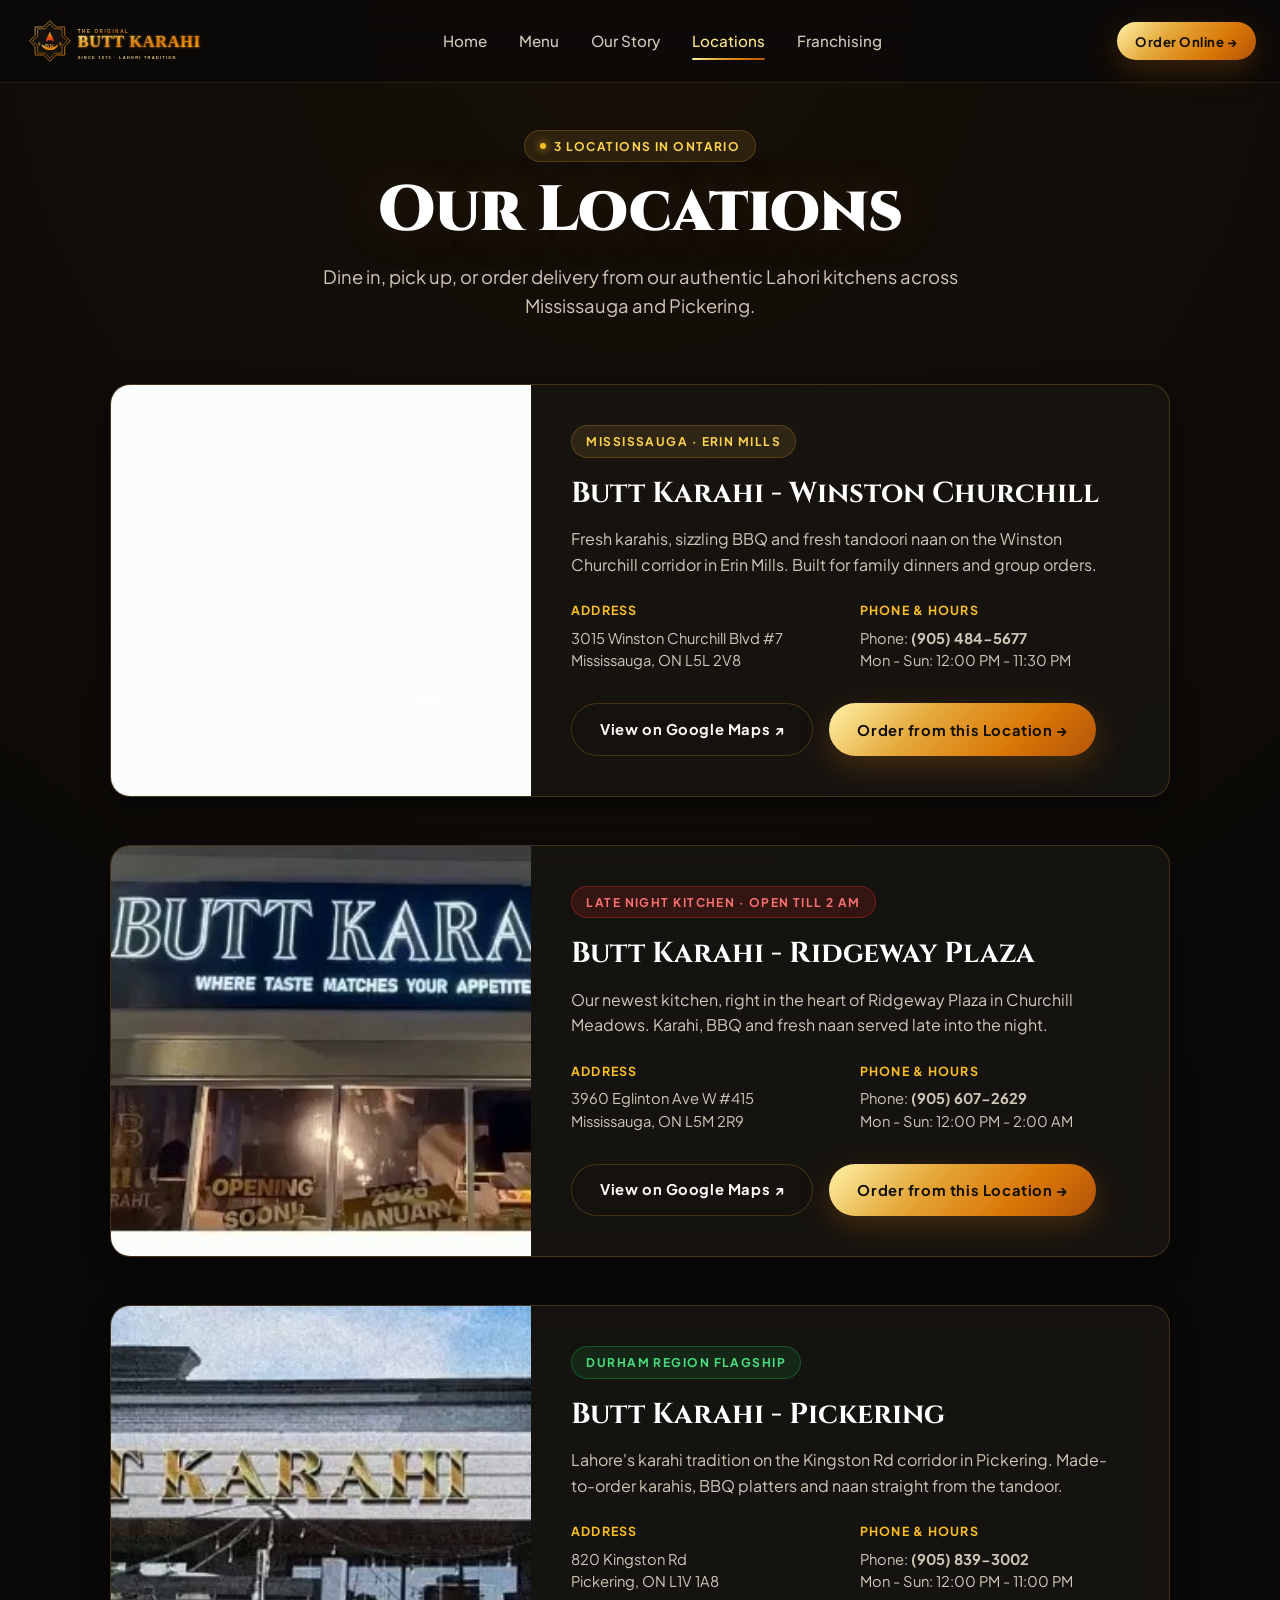
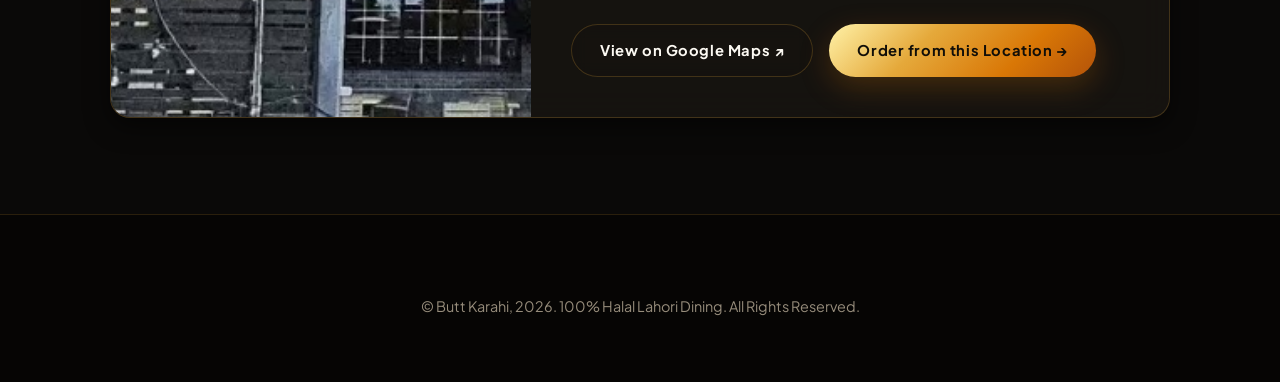
<file: locations.html>
<!DOCTYPE html>
<html lang="en">
<head>
  <meta charset="UTF-8">
  <meta name="viewport" content="width=device-width, initial-scale=1.0">
  <title>Our Locations | Butt Karahi | Mississauga &amp; Pickering, Ontario</title>
  <meta name="description" content="Find Butt Karahi near you. Visit our 3 locations in Mississauga (Winston Churchill &amp; Ridgeway Plaza) and Pickering. Authentic fresh-cooked halal Lahori food.">
  <link rel="icon" type="image/svg+xml" href="assets/images/logo.svg">
  <link rel="stylesheet" href="assets/css/styles.css">
</head>
<body>

  <!-- Site Header -->
  <header class="site-header scrolled">
    <div class="container header-inner">
      <a href="index.html" class="brand-logo-link" aria-label="Butt Karahi Home">
        <img src="assets/images/logo.svg" alt="Butt Karahi Logo" class="brand-logo-img">
      </a>

      <nav class="nav-menu" id="nav-menu">
        <a href="index.html" class="nav-link">Home</a>
        <a href="menu.html" class="nav-link">Menu</a>
        <a href="story.html" class="nav-link">Our Story</a>
        <a href="locations.html" class="nav-link active">Locations</a>
        <a href="franchising.html" class="nav-link">Franchising</a>
      </nav>

      <div class="header-actions">
        <a href="menu.html" class="btn btn-primary btn-sm">Order Online →</a>

        <button class="mobile-menu-toggle" aria-label="Toggle navigation menu">
          <span></span><span></span><span></span>
        </button>
      </div>
    </div>
  </header>

  <!-- Locations Content -->
  <main style="padding-top: 130px; padding-bottom: 6rem;">
    <div class="container text-center" style="margin-bottom: 4rem;">
      <span class="badge" style="margin-bottom: 1rem;">
        <span class="badge-dot"></span> 3 LOCATIONS IN ONTARIO
      </span>
      <h1 class="hero-title" style="font-size: clamp(2.5rem, 5vw, 4.2rem); margin-bottom: 1rem;">
        Our Locations
      </h1>
      <p style="font-size: 1.15rem; color: var(--text-secondary); max-width: 640px; margin: 0 auto;">
        Dine in, pick up, or order delivery from our authentic Lahori kitchens across Mississauga and Pickering.
      </p>
    </div>

    <div class="container">
      <div class="locations-list">
        <!-- Location 1: Winston Churchill -->
        <article class="location-card-row">
          <div class="location-img-wrap">
            <img src="assets/images/location_winston.jpg" alt="Butt Karahi Winston Churchill Mississauga" loading="lazy">
          </div>
          <div class="location-details-box">
            <div>
              <span class="badge" style="margin-bottom: 0.8rem;">Mississauga · Erin Mills</span>
              <h2 class="location-heading">Butt Karahi - Winston Churchill</h2>
              <p style="color: var(--text-secondary); font-size: 1rem; line-height: 1.6; margin-top: 0.6rem;">
                Fresh karahis, sizzling BBQ and fresh tandoori naan on the Winston Churchill corridor in Erin Mills. Built for family dinners and group orders.
              </p>

              <div class="location-meta-grid">
                <div class="meta-block">
                  <h4>Address</h4>
                  <p>3015 Winston Churchill Blvd #7<br>Mississauga, ON L5L 2V8</p>
                </div>
                <div class="meta-block">
                  <h4>Phone &amp; Hours</h4>
                  <p>Phone: <strong>(905) 484-5677</strong><br>Mon - Sun: 12:00 PM - 11:30 PM</p>
                </div>
              </div>
            </div>

            <div style="display: flex; gap: 1rem; flex-wrap: wrap;">
              <a href="https://maps.google.com/?q=3015+Winston+Churchill+Blvd+%237,+Mississauga,+ON+L5L+2V8" target="_blank" rel="noopener noreferrer" class="btn btn-outline">
                View on Google Maps ↗
              </a>
              <button class="btn btn-primary" onclick="window.ButtKarahi.setLocation('Winston Churchill'); window.location.href='menu.html';">
                Order from this Location →
              </button>
            </div>
          </div>
        </article>

        <!-- Location 2: Ridgeway Plaza -->
        <article class="location-card-row">
          <div class="location-img-wrap">
            <img src="assets/images/location_ridgeway.jpg" alt="Butt Karahi Ridgeway Plaza Mississauga" loading="lazy">
          </div>
          <div class="location-details-box">
            <div>
              <span class="badge badge-flame" style="margin-bottom: 0.8rem;">Late Night Kitchen · Open till 2 AM</span>
              <h2 class="location-heading">Butt Karahi - Ridgeway Plaza</h2>
              <p style="color: var(--text-secondary); font-size: 1rem; line-height: 1.6; margin-top: 0.6rem;">
                Our newest kitchen, right in the heart of Ridgeway Plaza in Churchill Meadows. Karahi, BBQ and fresh naan served late into the night.
              </p>

              <div class="location-meta-grid">
                <div class="meta-block">
                  <h4>Address</h4>
                  <p>3960 Eglinton Ave W #415<br>Mississauga, ON L5M 2R9</p>
                </div>
                <div class="meta-block">
                  <h4>Phone &amp; Hours</h4>
                  <p>Phone: <strong>(905) 607-2629</strong><br>Mon - Sun: 12:00 PM - 2:00 AM</p>
                </div>
              </div>
            </div>

            <div style="display: flex; gap: 1rem; flex-wrap: wrap;">
              <a href="https://maps.google.com/?q=3960+Eglinton+Ave+W+%23415,+Mississauga,+ON+L5M+2R9" target="_blank" rel="noopener noreferrer" class="btn btn-outline">
                View on Google Maps ↗
              </a>
              <button class="btn btn-primary" onclick="window.ButtKarahi.setLocation('Ridgeway Plaza'); window.location.href='menu.html';">
                Order from this Location →
              </button>
            </div>
          </div>
        </article>

        <!-- Location 3: Pickering -->
        <article class="location-card-row">
          <div class="location-img-wrap">
            <img src="assets/images/location_pickering.jpg" alt="Butt Karahi Pickering" loading="lazy">
          </div>
          <div class="location-details-box">
            <div>
              <span class="badge badge-emerald" style="margin-bottom: 0.8rem;">Durham Region Flagship</span>
              <h2 class="location-heading">Butt Karahi - Pickering</h2>
              <p style="color: var(--text-secondary); font-size: 1rem; line-height: 1.6; margin-top: 0.6rem;">
                Lahore's karahi tradition on the Kingston Rd corridor in Pickering. Made-to-order karahis, BBQ platters and naan straight from the tandoor.
              </p>

              <div class="location-meta-grid">
                <div class="meta-block">
                  <h4>Address</h4>
                  <p>820 Kingston Rd<br>Pickering, ON L1V 1A8</p>
                </div>
                <div class="meta-block">
                  <h4>Phone &amp; Hours</h4>
                  <p>Phone: <strong>(905) 839-3002</strong><br>Mon - Sun: 12:00 PM - 11:00 PM</p>
                </div>
              </div>
            </div>

            <div style="display: flex; gap: 1rem; flex-wrap: wrap;">
              <a href="https://maps.google.com/?q=820+Kingston+Rd,+Pickering,+ON+L1V+1A8" target="_blank" rel="noopener noreferrer" class="btn btn-outline">
                View on Google Maps ↗
              </a>
              <button class="btn btn-primary" onclick="window.ButtKarahi.setLocation('Pickering'); window.location.href='menu.html';">
                Order from this Location →
              </button>
            </div>
          </div>
        </article>
      </div>
    </div>
  </main>

  <!-- Global Footer -->
  <footer class="site-footer">
    <div class="container text-center" style="padding-bottom: 2rem;">
      <p style="color: var(--text-muted); font-size: 0.9rem;">© Butt Karahi, 2026. 100% Halal Lahori Dining. All Rights Reserved.</p>
    </div>
  </footer>

  <script src="assets/js/app.js"></script>
</body>
</html>
</file>
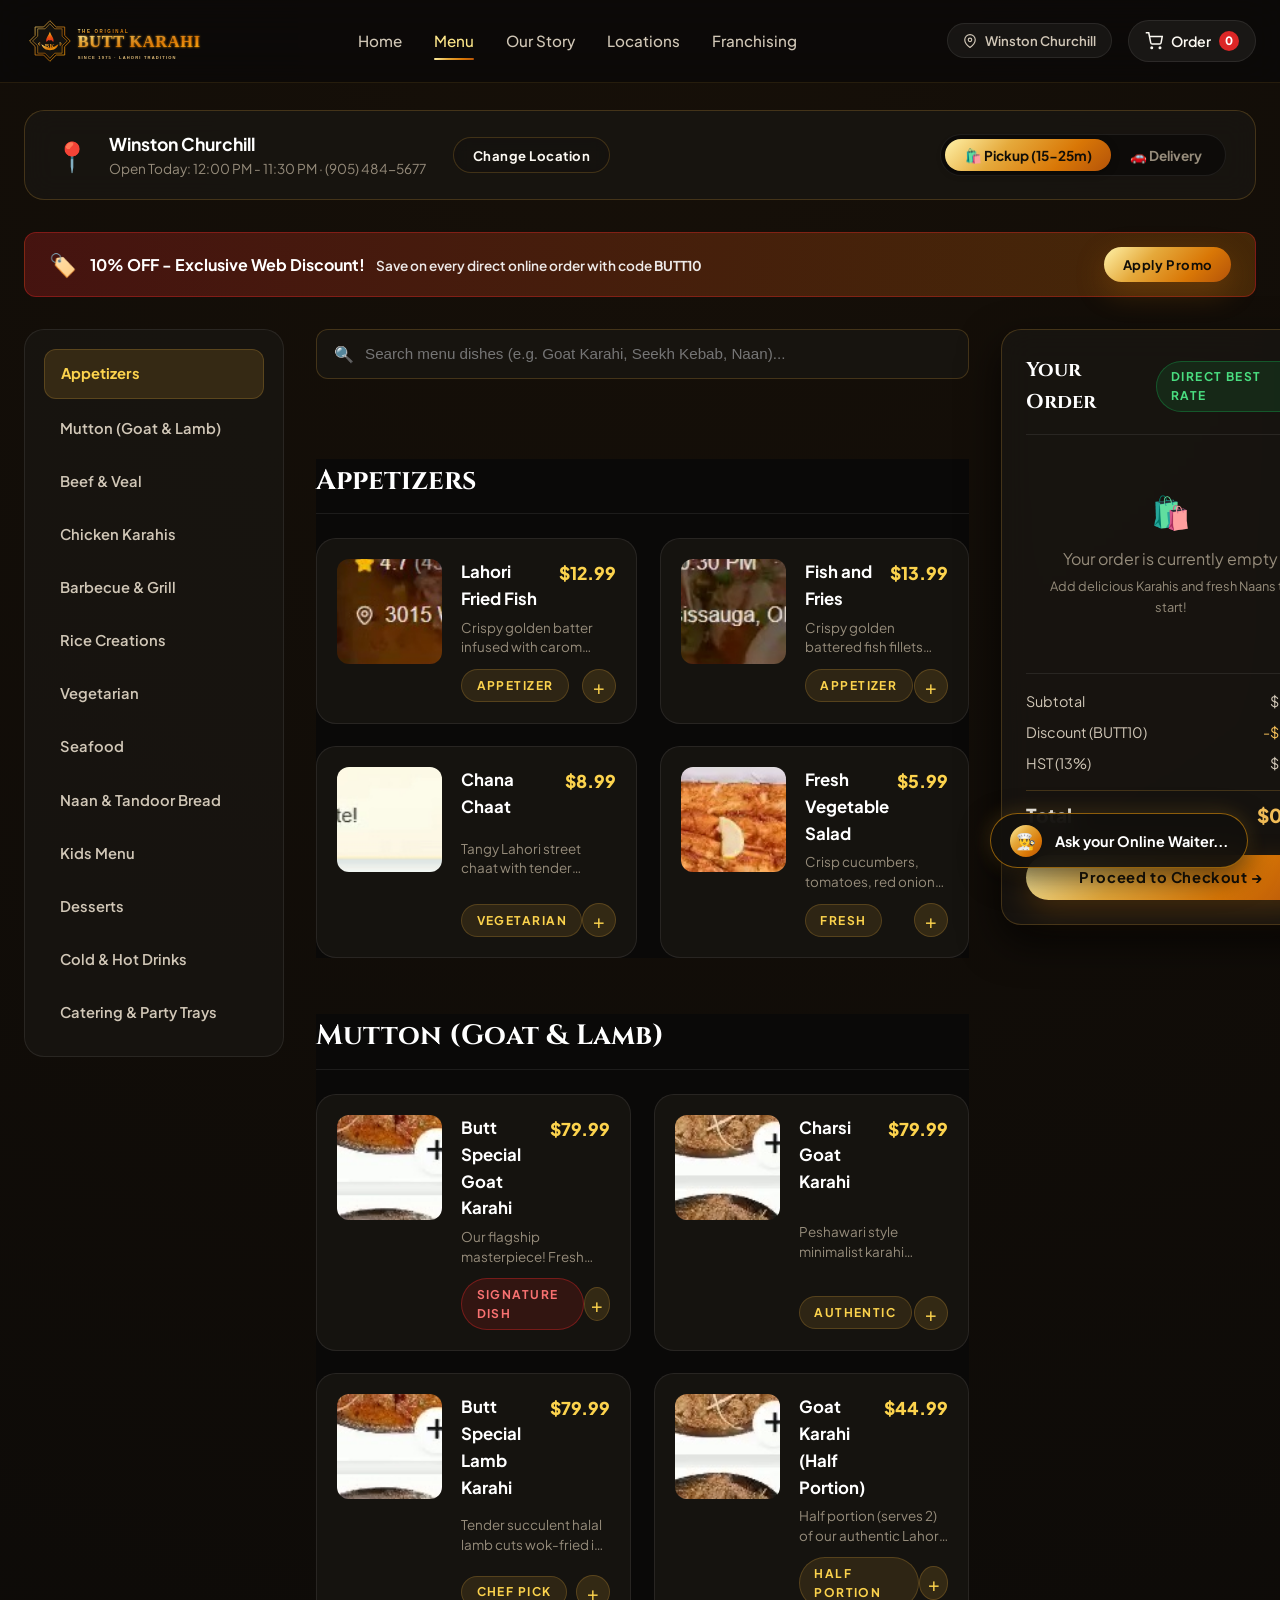
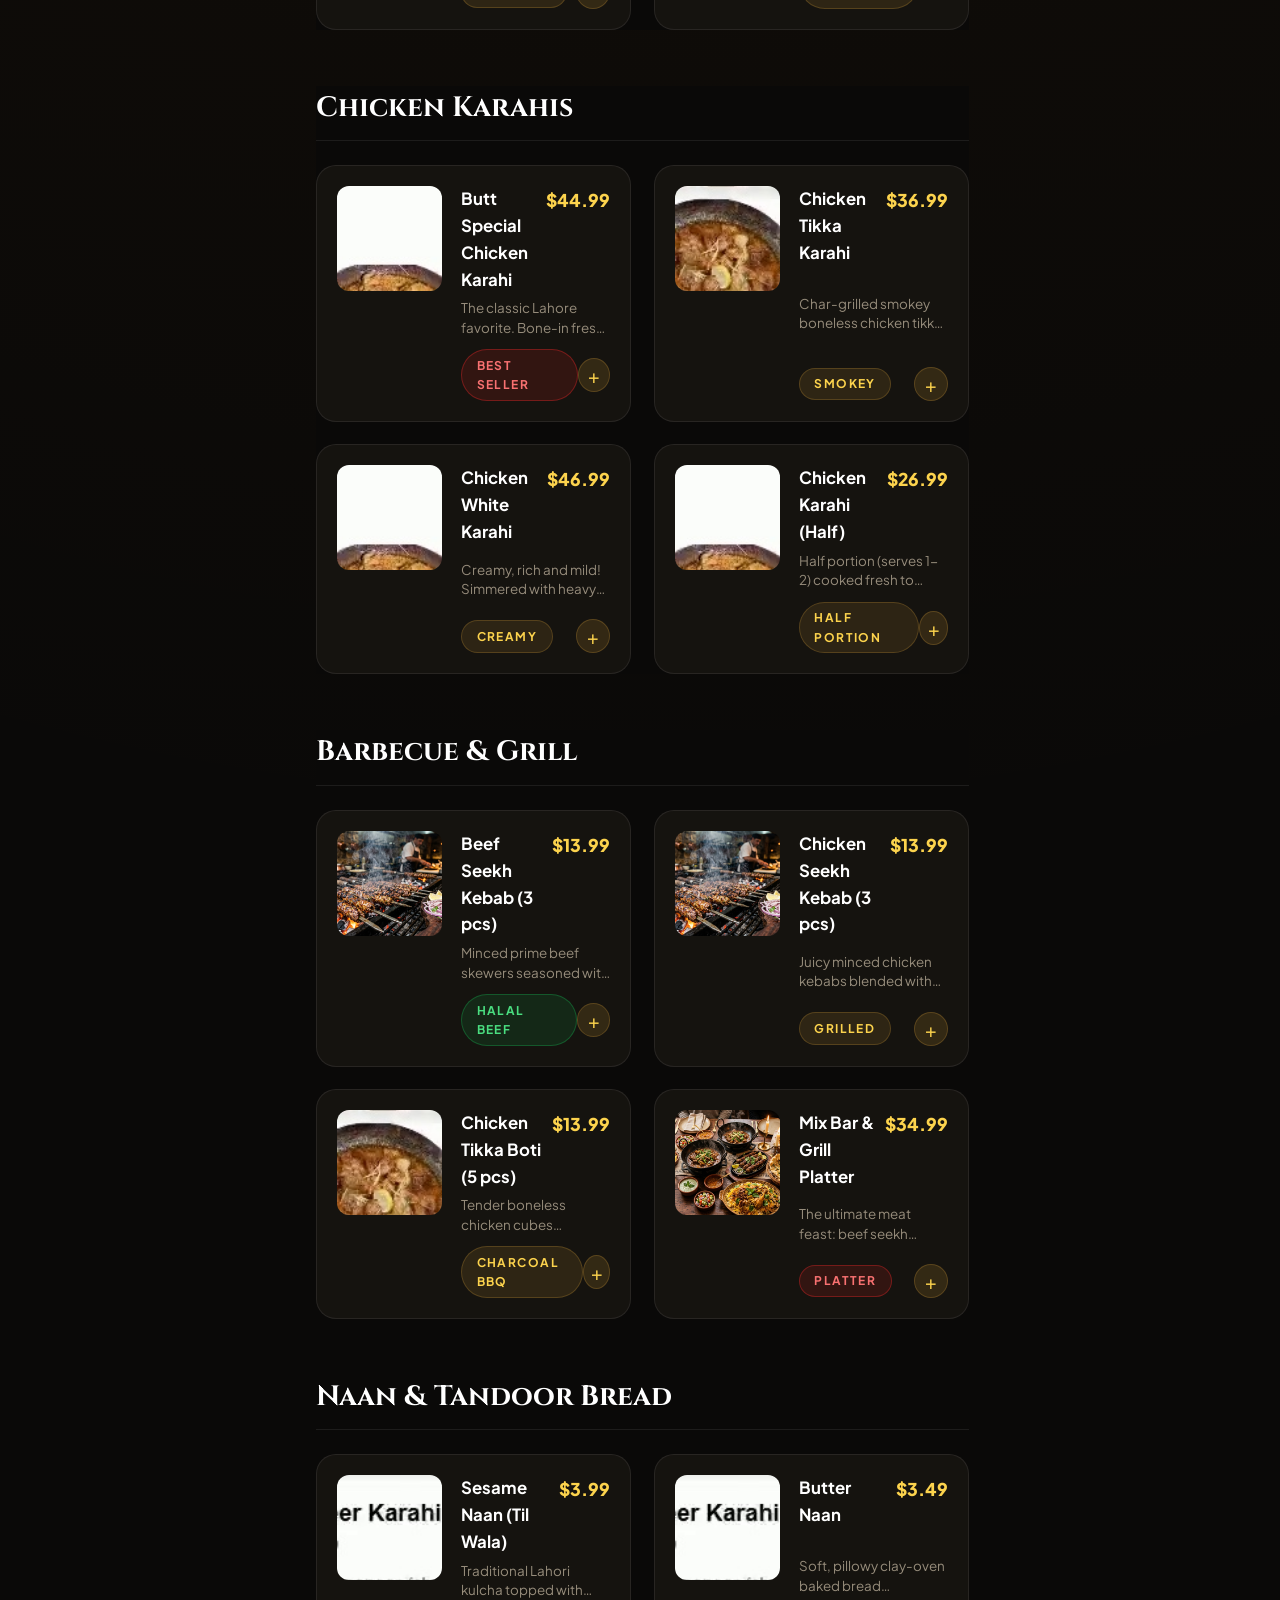
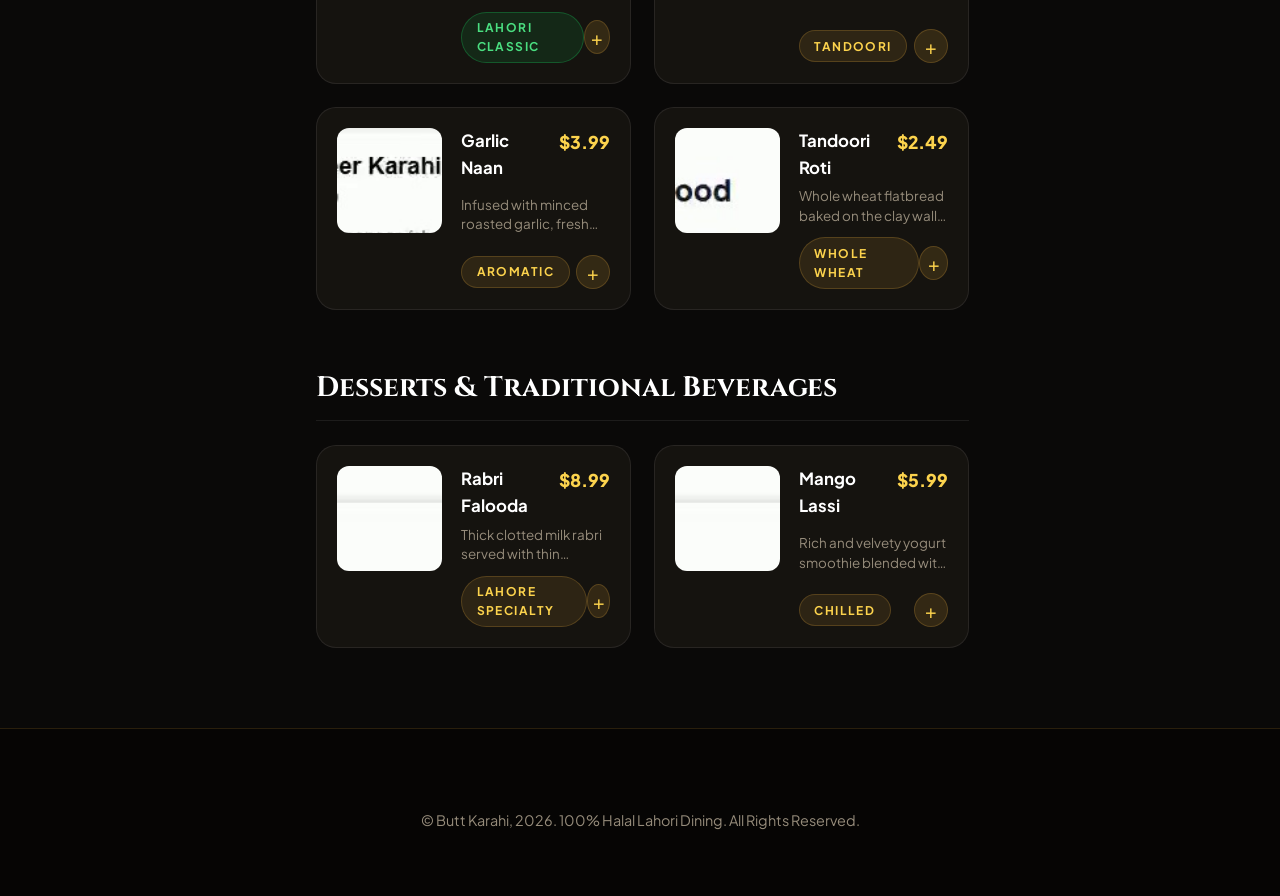
<file: menu.html>
<!DOCTYPE html>
<html lang="en">
<head>
  <meta charset="UTF-8">
  <meta name="viewport" content="width=device-width, initial-scale=1.0">
  <title>Online Menu &amp; Ordering | Butt Karahi | Authentic Lahori Food</title>
  <meta name="description" content="Order online from Butt Karahi. Authentic Goat, Lamb, Chicken Karahis, live BBQ seekh kebabs, biryani, and fresh tandoori naans. Pickup and delivery available across Mississauga &amp; Pickering.">
  <link rel="icon" type="image/svg+xml" href="assets/images/logo.svg">
  <link rel="stylesheet" href="assets/css/styles.css">
</head>
<body>

  <!-- Site Header -->
  <header class="site-header scrolled">
    <div class="container header-inner">
      <a href="index.html" class="brand-logo-link" aria-label="Butt Karahi Home">
        <img src="assets/images/logo.svg" alt="Butt Karahi Logo" class="brand-logo-img">
      </a>

      <nav class="nav-menu" id="nav-menu">
        <a href="index.html" class="nav-link">Home</a>
        <a href="menu.html" class="nav-link active">Menu</a>
        <a href="story.html" class="nav-link">Our Story</a>
        <a href="locations.html" class="nav-link">Locations</a>
        <a href="franchising.html" class="nav-link">Franchising</a>
      </nav>

      <div class="header-actions">
        <button class="location-pill-btn location-select-trigger">
          <svg width="14" height="14" viewBox="0 0 24 24" fill="none" stroke="currentColor" stroke-width="2"><path d="M21 10c0 7-9 13-9 13s-9-6-9-13a9 9 0 0 1 18 0z"></path><circle cx="12" cy="10" r="3"></circle></svg>
          <span class="current-location-text">Winston Churchill</span>
        </button>

        <a href="#cart" class="cart-toggle-btn">
          <svg width="18" height="18" viewBox="0 0 24 24" fill="none" stroke="currentColor" stroke-width="2"><circle cx="9" cy="21" r="1"></circle><circle cx="20" cy="21" r="1"></circle><path d="M1 1h4l2.68 13.39a2 2 0 0 0 2 1.61h9.72a2 2 0 0 0 2-1.61L23 6H6"></path></svg>
          <span>Order</span>
          <span class="cart-badge">0</span>
        </a>

        <button class="mobile-menu-toggle" aria-label="Toggle navigation menu">
          <span></span><span></span><span></span>
        </button>
      </div>
    </div>
  </header>

  <!-- Menu Header & Bar -->
  <main class="container" style="padding-top: 110px; padding-bottom: 5rem;">
    <!-- Location & Fulfillment Banner -->
    <div class="menu-location-bar">
      <div class="location-info-cluster">
        <div style="font-size: 1.8rem;">📍</div>
        <div>
          <div class="location-store-badge current-location-text">Butt Karahi - Winston Churchill</div>
          <div style="font-size: 0.85rem; color: var(--text-muted);">Open Today: 12:00 PM - 11:30 PM · (905) 484-5677</div>
        </div>
        <button class="btn btn-outline btn-sm location-select-trigger" style="margin-left: 0.5rem;">Change Location</button>
      </div>

      <!-- Fulfillment Switcher (Pickup vs Delivery) -->
      <div class="fulfillment-toggle-pill">
        <button class="fulfillment-btn fulfillment-toggle-btn active" data-type="pickup">
          🛍️ Pickup (15-25m)
        </button>
        <button class="fulfillment-btn fulfillment-toggle-btn" data-type="delivery">
          🚗 Delivery
        </button>
      </div>
    </div>

    <!-- Promo Banner Strip -->
    <div class="promo-banner-strip">
      <div style="display: flex; align-items: center; gap: 0.8rem;">
        <span style="font-size: 1.4rem;">🏷️</span>
        <div>
          <strong>10% OFF - Exclusive Web Discount!</strong>
          <span style="font-size: 0.85rem; opacity: 0.9; margin-left: 0.5rem;">Save on every direct online order with code <strong>BUTT10</strong></span>
        </div>
      </div>
      <button class="btn btn-sm btn-primary" onclick="window.ButtKarahi.applyPromoCode('BUTT10')">Apply Promo</button>
    </div>

    <!-- Menu Layout Grid: Sidebar Categories | Menu Feed | Live Cart -->
    <div class="menu-layout">
      <!-- 1. Categories Nav Sidebar -->
      <aside class="category-sidebar">
        <nav class="category-nav-list" aria-label="Menu Categories">
          <a href="#cat-appetizers" class="category-nav-btn active">Appetizers</a>
          <a href="#cat-mutton" class="category-nav-btn">Mutton (Goat &amp; Lamb)</a>
          <a href="#cat-beef" class="category-nav-btn">Beef &amp; Veal</a>
          <a href="#cat-chicken" class="category-nav-btn">Chicken Karahis</a>
          <a href="#cat-bbq" class="category-nav-btn">Barbecue &amp; Grill</a>
          <a href="#cat-rice" class="category-nav-btn">Rice Creations</a>
          <a href="#cat-veg" class="category-nav-btn">Vegetarian</a>
          <a href="#cat-seafood" class="category-nav-btn">Seafood</a>
          <a href="#cat-naan" class="category-nav-btn">Naan &amp; Tandoor Bread</a>
          <a href="#cat-kids" class="category-nav-btn">Kids Menu</a>
          <a href="#cat-desserts" class="category-nav-btn">Desserts</a>
          <a href="#cat-drinks" class="category-nav-btn">Cold &amp; Hot Drinks</a>
          <a href="#cat-catering" class="category-nav-btn">Catering &amp; Party Trays</a>
        </nav>
      </aside>

      <!-- 2. Menu Items Feed -->
      <div class="menu-feed">
        <!-- Search bar -->
        <div class="menu-search-bar">
          <span class="menu-search-icon">🔍</span>
          <input type="text" id="menu-search-input" class="menu-search-input" placeholder="Search menu dishes (e.g. Goat Karahi, Seekh Kebab, Naan)..." oninput="filterMenuItems(this.value)">
        </div>

        <!-- CATEGORY: Appetizers -->
        <section id="cat-appetizers" style="padding: 0;">
          <h2 class="category-section-title">Appetizers</h2>
          <div class="menu-items-grid">
            <div class="menu-item-card" data-name="Lahori Fried Fish">
              <div class="item-thumbnail-box">
                <img src="assets/images/menu_lahori_fish.jpg" alt="Lahori Fried Fish" loading="lazy">
              </div>
              <div class="item-content">
                <div class="item-header">
                  <h3 class="item-title">Lahori Fried Fish</h3>
                  <span class="item-price">$12.99</span>
                </div>
                <p class="item-desc">Crispy golden batter infused with carom seeds (ajwain), fresh lemon, and Lahori spices.</p>
                <div class="item-footer">
                  <span class="badge">Appetizer</span>
                  <button class="item-add-btn" onclick="window.ButtKarahi.addItemToCart('Lahori Fried Fish', 12.99)" title="Add to Cart">+</button>
                </div>
              </div>
            </div>

            <div class="menu-item-card" data-name="Fish and Fries">
              <div class="item-thumbnail-box">
                <img src="assets/images/menu_fish_fries.jpg" alt="Fish and Fries" loading="lazy">
              </div>
              <div class="item-content">
                <div class="item-header">
                  <h3 class="item-title">Fish and Fries</h3>
                  <span class="item-price">$13.99</span>
                </div>
                <p class="item-desc">Crispy golden battered fish fillets served with seasoned golden potato fries.</p>
                <div class="item-footer">
                  <span class="badge">Appetizer</span>
                  <button class="item-add-btn" onclick="window.ButtKarahi.addItemToCart('Fish and Fries', 13.99)">+</button>
                </div>
              </div>
            </div>

            <div class="menu-item-card" data-name="Chana Chaat">
              <div class="item-thumbnail-box">
                <img src="assets/images/menu_chana_chaat.jpg" alt="Chana Chaat" loading="lazy">
              </div>
              <div class="item-content">
                <div class="item-header">
                  <h3 class="item-title">Chana Chaat</h3>
                  <span class="item-price">$8.99</span>
                </div>
                <p class="item-desc">Tangy Lahori street chaat with tender chickpeas, diced potatoes, onions, tamarind, and chaat masala.</p>
                <div class="item-footer">
                  <span class="badge">Vegetarian</span>
                  <button class="item-add-btn" onclick="window.ButtKarahi.addItemToCart('Chana Chaat', 8.99)">+</button>
                </div>
              </div>
            </div>

            <div class="menu-item-card" data-name="Fresh Vegetable Salad">
              <div class="item-thumbnail-box">
                <img src="assets/images/menu_salad.jpg" alt="Fresh Vegetable Salad" loading="lazy">
              </div>
              <div class="item-content">
                <div class="item-header">
                  <h3 class="item-title">Fresh Vegetable Salad</h3>
                  <span class="item-price">$5.99</span>
                </div>
                <p class="item-desc">Crisp cucumbers, tomatoes, red onions, and lemon wedges with a pinch of black salt.</p>
                <div class="item-footer">
                  <span class="badge">Fresh</span>
                  <button class="item-add-btn" onclick="window.ButtKarahi.addItemToCart('Fresh Vegetable Salad', 5.99)">+</button>
                </div>
              </div>
            </div>
          </div>
        </section>

        <!-- CATEGORY: Mutton -->
        <section id="cat-mutton" style="padding: 0;">
          <h2 class="category-section-title">Mutton (Goat &amp; Lamb)</h2>
          <div class="menu-items-grid">
            <div class="menu-item-card" data-name="Butt Special Goat Karahi">
              <div class="item-thumbnail-box">
                <img src="assets/images/menu_goat_karahi.jpg" alt="Butt Special Goat Karahi" loading="lazy">
              </div>
              <div class="item-content">
                <div class="item-header">
                  <h3 class="item-title">Butt Special Goat Karahi</h3>
                  <span class="item-price">$79.99</span>
                </div>
                <p class="item-desc">Our flagship masterpiece! Fresh baby goat simmered in pure desi ghee, fresh tomatoes, ginger, and Butt spices.</p>
                <div class="item-footer">
                  <span class="badge badge-flame">Signature Dish</span>
                  <button class="item-add-btn" onclick="window.ButtKarahi.addItemToCart('Butt Special Goat Karahi (Full)', 79.99)">+</button>
                </div>
              </div>
            </div>

            <div class="menu-item-card" data-name="Charsi Goat Karahi">
              <div class="item-thumbnail-box">
                <img src="assets/images/menu_charsi_karahi.jpg" alt="Charsi Goat Karahi" loading="lazy">
              </div>
              <div class="item-content">
                <div class="item-header">
                  <h3 class="item-title">Charsi Goat Karahi</h3>
                  <span class="item-price">$79.99</span>
                </div>
                <p class="item-desc">Peshawari style minimalist karahi cooked only in animal fat, coarse black pepper, fresh green chilies, and salt.</p>
                <div class="item-footer">
                  <span class="badge">Authentic</span>
                  <button class="item-add-btn" onclick="window.ButtKarahi.addItemToCart('Charsi Goat Karahi (Full)', 79.99)">+</button>
                </div>
              </div>
            </div>

            <div class="menu-item-card" data-name="Butt Special Lamb Karahi">
              <div class="item-thumbnail-box">
                <img src="assets/images/menu_goat_karahi.jpg" alt="Butt Special Lamb Karahi" loading="lazy">
              </div>
              <div class="item-content">
                <div class="item-header">
                  <h3 class="item-title">Butt Special Lamb Karahi</h3>
                  <span class="item-price">$79.99</span>
                </div>
                <p class="item-desc">Tender succulent halal lamb cuts wok-fried in rich desi ghee gravy with fragrant roasted cumin and coriander.</p>
                <div class="item-footer">
                  <span class="badge">Chef Pick</span>
                  <button class="item-add-btn" onclick="window.ButtKarahi.addItemToCart('Butt Special Lamb Karahi (Full)', 79.99)">+</button>
                </div>
              </div>
            </div>

            <div class="menu-item-card" data-name="Butt Special Goat Karahi (Half)">
              <div class="item-thumbnail-box">
                <img src="assets/images/menu_charsi_karahi.jpg" alt="Goat Karahi Half" loading="lazy">
              </div>
              <div class="item-content">
                <div class="item-header">
                  <h3 class="item-title">Goat Karahi (Half Portion)</h3>
                  <span class="item-price">$44.99</span>
                </div>
                <p class="item-desc">Half portion (serves 2) of our authentic Lahori goat karahi cooked in iron woks over open flames.</p>
                <div class="item-footer">
                  <span class="badge">Half Portion</span>
                  <button class="item-add-btn" onclick="window.ButtKarahi.addItemToCart('Goat Karahi (Half)', 44.99)">+</button>
                </div>
              </div>
            </div>
          </div>
        </section>

        <!-- CATEGORY: Chicken -->
        <section id="cat-chicken" style="padding: 0;">
          <h2 class="category-section-title">Chicken Karahis</h2>
          <div class="menu-items-grid">
            <div class="menu-item-card" data-name="Butt Special Chicken Karahi">
              <div class="item-thumbnail-box">
                <img src="assets/images/menu_chicken_karahi.jpg" alt="Butt Special Chicken Karahi" loading="lazy">
              </div>
              <div class="item-content">
                <div class="item-header">
                  <h3 class="item-title">Butt Special Chicken Karahi</h3>
                  <span class="item-price">$44.99</span>
                </div>
                <p class="item-desc">The classic Lahore favorite. Bone-in fresh chicken cooked with ripe tomatoes, desi ghee, julienned ginger and cilantro.</p>
                <div class="item-footer">
                  <span class="badge badge-flame">Best Seller</span>
                  <button class="item-add-btn" onclick="window.ButtKarahi.addItemToCart('Butt Special Chicken Karahi (Full)', 44.99)">+</button>
                </div>
              </div>
            </div>

            <div class="menu-item-card" data-name="Chicken Tikka Karahi">
              <div class="item-thumbnail-box">
                <img src="assets/images/menu_bbq_tikka.jpg" alt="Chicken Tikka Karahi" loading="lazy">
              </div>
              <div class="item-content">
                <div class="item-header">
                  <h3 class="item-title">Chicken Tikka Karahi</h3>
                  <span class="item-price">$36.99</span>
                </div>
                <p class="item-desc">Char-grilled smokey boneless chicken tikka boti finished in a fiery, rich masala karahi gravy.</p>
                <div class="item-footer">
                  <span class="badge">Smokey</span>
                  <button class="item-add-btn" onclick="window.ButtKarahi.addItemToCart('Chicken Tikka Karahi', 36.99)">+</button>
                </div>
              </div>
            </div>

            <div class="menu-item-card" data-name="Chicken White Karahi">
              <div class="item-thumbnail-box">
                <img src="assets/images/menu_chicken_karahi.jpg" alt="Chicken White Karahi" loading="lazy">
              </div>
              <div class="item-content">
                <div class="item-header">
                  <h3 class="item-title">Chicken White Karahi</h3>
                  <span class="item-price">$46.99</span>
                </div>
                <p class="item-desc">Creamy, rich and mild! Simmered with heavy cream, yogurt, white pepper, and green chilies.</p>
                <div class="item-footer">
                  <span class="badge">Creamy</span>
                  <button class="item-add-btn" onclick="window.ButtKarahi.addItemToCart('Chicken White Karahi (Full)', 46.99)">+</button>
                </div>
              </div>
            </div>

            <div class="menu-item-card" data-name="Chicken Karahi (Half)">
              <div class="item-thumbnail-box">
                <img src="assets/images/menu_chicken_karahi.jpg" alt="Chicken Karahi Half" loading="lazy">
              </div>
              <div class="item-content">
                <div class="item-header">
                  <h3 class="item-title">Chicken Karahi (Half)</h3>
                  <span class="item-price">$26.99</span>
                </div>
                <p class="item-desc">Half portion (serves 1-2) cooked fresh to order with pure desi ghee and fiery spices.</p>
                <div class="item-footer">
                  <span class="badge">Half Portion</span>
                  <button class="item-add-btn" onclick="window.ButtKarahi.addItemToCart('Chicken Karahi (Half)', 26.99)">+</button>
                </div>
              </div>
            </div>
          </div>
        </section>

        <!-- CATEGORY: Barbecue & Grill -->
        <section id="cat-bbq" style="padding: 0;">
          <h2 class="category-section-title">Barbecue &amp; Grill</h2>
          <div class="menu-items-grid">
            <div class="menu-item-card" data-name="Beef Seekh Kebab">
              <div class="item-thumbnail-box">
                <img src="assets/images/bbq_seekh_kebabs.jpg" alt="Beef Seekh Kebab" loading="lazy">
              </div>
              <div class="item-content">
                <div class="item-header">
                  <h3 class="item-title">Beef Seekh Kebab (3 pcs)</h3>
                  <span class="item-price">$13.99</span>
                </div>
                <p class="item-desc">Minced prime beef skewers seasoned with roasted cumin, crushed coriander, herbs and grilled over hot coals.</p>
                <div class="item-footer">
                  <span class="badge badge-emerald">Halal Beef</span>
                  <button class="item-add-btn" onclick="window.ButtKarahi.addItemToCart('Beef Seekh Kebab (3 pcs)', 13.99)">+</button>
                </div>
              </div>
            </div>

            <div class="menu-item-card" data-name="Chicken Seekh Kebab">
              <div class="item-thumbnail-box">
                <img src="assets/images/bbq_seekh_kebabs.jpg" alt="Chicken Seekh Kebab" loading="lazy">
              </div>
              <div class="item-content">
                <div class="item-header">
                  <h3 class="item-title">Chicken Seekh Kebab (3 pcs)</h3>
                  <span class="item-price">$13.99</span>
                </div>
                <p class="item-desc">Juicy minced chicken kebabs blended with mint, onions, green chili and flame-kissed on charcoal.</p>
                <div class="item-footer">
                  <span class="badge">Grilled</span>
                  <button class="item-add-btn" onclick="window.ButtKarahi.addItemToCart('Chicken Seekh Kebab (3 pcs)', 13.99)">+</button>
                </div>
              </div>
            </div>

            <div class="menu-item-card" data-name="Chicken Tikka Boti">
              <div class="item-thumbnail-box">
                <img src="assets/images/menu_bbq_tikka.jpg" alt="Chicken Tikka Boti" loading="lazy">
              </div>
              <div class="item-content">
                <div class="item-header">
                  <h3 class="item-title">Chicken Tikka Boti (5 pcs)</h3>
                  <span class="item-price">$13.99</span>
                </div>
                <p class="item-desc">Tender boneless chicken cubes marinated in yogurt, tandoori masala and lemon, skewered over live embers.</p>
                <div class="item-footer">
                  <span class="badge">Charcoal BBQ</span>
                  <button class="item-add-btn" onclick="window.ButtKarahi.addItemToCart('Chicken Tikka Boti (5 pcs)', 13.99)">+</button>
                </div>
              </div>
            </div>

            <div class="menu-item-card" data-name="Mix Bar & Grill Platter">
              <div class="item-thumbnail-box">
                <img src="assets/images/lahori_feast_table.jpg" alt="Mix Bar & Grill Platter" loading="lazy">
              </div>
              <div class="item-content">
                <div class="item-header">
                  <h3 class="item-title">Mix Bar &amp; Grill Platter</h3>
                  <span class="item-price">$34.99</span>
                </div>
                <p class="item-desc">The ultimate meat feast: beef seekh kebabs, chicken seekh kebabs, chicken tikka boti, and tandoori chicken leg.</p>
                <div class="item-footer">
                  <span class="badge badge-flame">Platter</span>
                  <button class="item-add-btn" onclick="window.ButtKarahi.addItemToCart('Mix Bar & Grill Platter (Small)', 34.99)">+</button>
                </div>
              </div>
            </div>
          </div>
        </section>

        <!-- CATEGORY: Naan & Tandoor Bread -->
        <section id="cat-naan" style="padding: 0;">
          <h2 class="category-section-title">Naan &amp; Tandoor Bread</h2>
          <div class="menu-items-grid">
            <div class="menu-item-card" data-name="Sesame Naan (Til Wala Naan)">
              <div class="item-thumbnail-box">
                <img src="assets/images/menu_naan.jpg" alt="Sesame Til Naan" loading="lazy">
              </div>
              <div class="item-content">
                <div class="item-header">
                  <h3 class="item-title">Sesame Naan (Til Wala)</h3>
                  <span class="item-price">$3.99</span>
                </div>
                <p class="item-desc">Traditional Lahori kulcha topped with toasted sesame seeds and brushed with melted butter straight from the clay oven.</p>
                <div class="item-footer">
                  <span class="badge badge-emerald">Lahori Classic</span>
                  <button class="item-add-btn" onclick="window.ButtKarahi.addItemToCart('Sesame Naan (Til Wala)', 3.99)">+</button>
                </div>
              </div>
            </div>

            <div class="menu-item-card" data-name="Butter Naan">
              <div class="item-thumbnail-box">
                <img src="assets/images/menu_naan.jpg" alt="Butter Naan" loading="lazy">
              </div>
              <div class="item-content">
                <div class="item-header">
                  <h3 class="item-title">Butter Naan</h3>
                  <span class="item-price">$3.49</span>
                </div>
                <p class="item-desc">Soft, pillowy clay-oven baked bread generously brushed with pure butter.</p>
                <div class="item-footer">
                  <span class="badge">Tandoori</span>
                  <button class="item-add-btn" onclick="window.ButtKarahi.addItemToCart('Butter Naan', 3.49)">+</button>
                </div>
              </div>
            </div>

            <div class="menu-item-card" data-name="Garlic Naan">
              <div class="item-thumbnail-box">
                <img src="assets/images/menu_naan.jpg" alt="Garlic Naan" loading="lazy">
              </div>
              <div class="item-content">
                <div class="item-header">
                  <h3 class="item-title">Garlic Naan</h3>
                  <span class="item-price">$3.99</span>
                </div>
                <p class="item-desc">Infused with minced roasted garlic, fresh coriander leaves, and clarified butter.</p>
                <div class="item-footer">
                  <span class="badge">Aromatic</span>
                  <button class="item-add-btn" onclick="window.ButtKarahi.addItemToCart('Garlic Naan', 3.99)">+</button>
                </div>
              </div>
            </div>

            <div class="menu-item-card" data-name="Tandoori Roti">
              <div class="item-thumbnail-box">
                <img src="assets/images/menu_roti.jpg" alt="Tandoori Roti" loading="lazy">
              </div>
              <div class="item-content">
                <div class="item-header">
                  <h3 class="item-title">Tandoori Roti</h3>
                  <span class="item-price">$2.49</span>
                </div>
                <p class="item-desc">Whole wheat flatbread baked on the clay walls of the tandoor. Crisp and wholesome.</p>
                <div class="item-footer">
                  <span class="badge">Whole Wheat</span>
                  <button class="item-add-btn" onclick="window.ButtKarahi.addItemToCart('Tandoori Roti', 2.49)">+</button>
                </div>
              </div>
            </div>
          </div>
        </section>

        <!-- CATEGORY: Desserts & Drinks -->
        <section id="cat-desserts" style="padding: 0;">
          <h2 class="category-section-title">Desserts &amp; Traditional Beverages</h2>
          <div class="menu-items-grid">
            <div class="menu-item-card" data-name="Rabri Falooda">
              <div class="item-thumbnail-box">
                <img src="assets/images/menu_kheer.jpg" alt="Rabri Falooda" loading="lazy">
              </div>
              <div class="item-content">
                <div class="item-header">
                  <h3 class="item-title">Rabri Falooda</h3>
                  <span class="item-price">$8.99</span>
                </div>
                <p class="item-desc">Thick clotted milk rabri served with thin cornstarch noodles, sweet rooh afza rose syrup, and basil seeds.</p>
                <div class="item-footer">
                  <span class="badge">Lahore Specialty</span>
                  <button class="item-add-btn" onclick="window.ButtKarahi.addItemToCart('Rabri Falooda', 8.99)">+</button>
                </div>
              </div>
            </div>

            <div class="menu-item-card" data-name="Mango Lassi">
              <div class="item-thumbnail-box">
                <img src="assets/images/menu_kheer.jpg" alt="Mango Lassi" loading="lazy">
              </div>
              <div class="item-content">
                <div class="item-header">
                  <h3 class="item-title">Mango Lassi</h3>
                  <span class="item-price">$5.99</span>
                </div>
                <p class="item-desc">Rich and velvety yogurt smoothie blended with ripe Chaunsa mango pulp and cardamom.</p>
                <div class="item-footer">
                  <span class="badge">Chilled</span>
                  <button class="item-add-btn" onclick="window.ButtKarahi.addItemToCart('Mango Lassi', 5.99)">+</button>
                </div>
              </div>
            </div>
          </div>
        </section>
      </div>

      <!-- 3. Live Cart Sidebar -->
      <aside class="cart-sidebar" id="cart">
        <div class="cart-sidebar-header">
          <h3 class="cart-sidebar-title">Your Order</h3>
          <span class="badge badge-emerald">Direct Best Rate</span>
        </div>

        <!-- Cart Items List Container -->
        <div class="cart-items-container">
          <!-- Dynamically populated by app.js -->
        </div>

        <!-- Totals Calculation -->
        <div class="cart-totals">
          <div class="totals-row">
            <span>Subtotal</span>
            <span class="cart-subtotal-val">$0.00</span>
          </div>
          <div class="totals-row">
            <span>Discount (BUTT10)</span>
            <span class="cart-discount-val text-gold">-$0.00</span>
          </div>
          <div class="totals-row">
            <span>HST (13%)</span>
            <span class="cart-tax-val">$0.00</span>
          </div>
          <div class="totals-row delivery-fee-row" style="display:none;">
            <span>Delivery Fee</span>
            <span>$4.99</span>
          </div>
          <div class="totals-row final">
            <span>Total</span>
            <span class="cart-total-val text-gold">$0.00</span>
          </div>
        </div>

        <!-- Checkout Action Button -->
        <button class="btn btn-primary" style="width: 100%;" onclick="window.ButtKarahi.checkout()">
          Proceed to Checkout →
        </button>
      </aside>
    </div>
  </main>

  <!-- Location Selector Modal -->
  <div class="modal-backdrop" id="location-modal" role="dialog" aria-modal="true">
    <div class="modal-box">
      <button class="modal-close-btn modal-close-trigger">×</button>
      <h3 style="font-family: var(--font-serif); font-size: 1.6rem; color: #fff; margin-bottom: 0.4rem;">Choose Location</h3>
      <p style="color: var(--text-muted); font-size: 0.9rem; margin-bottom: 1.8rem;">Select your pickup or delivery location:</p>
      <div style="display: flex; flex-direction: column; gap: 1rem;">
        <div style="background: rgba(255,255,255,0.04); border: 1px solid var(--border-gold); border-radius: var(--radius-md); padding: 1.2rem; display: flex; justify-content: space-between; align-items: center;">
          <div>
            <h4 style="color: #fff; font-size: 1.05rem;">Butt Karahi - Winston Churchill</h4>
            <p style="color: var(--text-secondary); font-size: 0.84rem;">3015 Winston Churchill Blvd #7, Mississauga</p>
          </div>
          <button class="btn btn-primary btn-sm" onclick="window.ButtKarahi.setLocation('Winston Churchill')">Select</button>
        </div>
        <div style="background: rgba(255,255,255,0.04); border: 1px solid var(--border-gold); border-radius: var(--radius-md); padding: 1.2rem; display: flex; justify-content: space-between; align-items: center;">
          <div>
            <h4 style="color: #fff; font-size: 1.05rem;">Butt Karahi - Ridgeway Plaza</h4>
            <p style="color: var(--text-secondary); font-size: 0.84rem;">3960 Eglinton Ave W #415, Mississauga (Open till 2 AM)</p>
          </div>
          <button class="btn btn-primary btn-sm" onclick="window.ButtKarahi.setLocation('Ridgeway Plaza')">Select</button>
        </div>
        <div style="background: rgba(255,255,255,0.04); border: 1px solid var(--border-gold); border-radius: var(--radius-md); padding: 1.2rem; display: flex; justify-content: space-between; align-items: center;">
          <div>
            <h4 style="color: #fff; font-size: 1.05rem;">Butt Karahi - Pickering</h4>
            <p style="color: var(--text-secondary); font-size: 0.84rem;">820 Kingston Rd, Pickering</p>
          </div>
          <button class="btn btn-primary btn-sm" onclick="window.ButtKarahi.setLocation('Pickering')">Select</button>
        </div>
      </div>
    </div>
  </div>

  <!-- Online Waiter Floating Widget -->
  <button class="online-waiter-trigger">
    <div class="waiter-avatar">👨‍🍳</div>
    <span>Ask your Online Waiter...</span>
  </button>

  <div class="waiter-chat-window">
    <div class="waiter-chat-header">
      <div style="display: flex; align-items: center; gap: 0.6rem;">
        <div class="waiter-avatar" style="width: 28px; height: 28px; font-size: 0.85rem;">👨‍🍳</div>
        <div>
          <div style="font-weight: 700; color: #fff; font-size: 0.92rem;">Online Waiter</div>
          <div style="font-size: 0.72rem; color: #4ade80;">● Ready to assist you</div>
        </div>
      </div>
      <button class="waiter-close-btn" style="color: var(--text-muted); font-size: 1.2rem;">×</button>
    </div>
    <div class="waiter-chat-messages">
      <div class="chat-bubble bot">
        Assalam-o-Alaikum! Would you like a recommendation? Our Goat Karahi with Til Wala Naan and Seekh Kebabs is our most celebrated feast!
      </div>
    </div>
    <form class="waiter-chat-input-bar waiter-chat-form">
      <input type="text" class="waiter-chat-input" placeholder="Ask about dishes, spice levels...">
      <button type="submit" class="btn btn-primary btn-sm">Send</button>
    </form>
  </div>

  <!-- Footer -->
  <footer class="site-footer">
    <div class="container text-center" style="padding-bottom: 2rem;">
      <p style="color: var(--text-muted); font-size: 0.9rem;">© Butt Karahi, 2026. 100% Halal Lahori Dining. All Rights Reserved.</p>
    </div>
  </footer>

  <script src="assets/js/app.js"></script>
  <script>
    function filterMenuItems(query) {
      const q = query.toLowerCase().trim();
      document.querySelectorAll('.menu-item-card').forEach(card => {
        const name = (card.getAttribute('data-name') || '').toLowerCase();
        const desc = card.textContent.toLowerCase();
        if (!q || name.includes(q) || desc.includes(q)) {
          card.style.display = 'flex';
        } else {
          card.style.display = 'none';
        }
      });
    }
  </script>
</body>
</html>
</file>
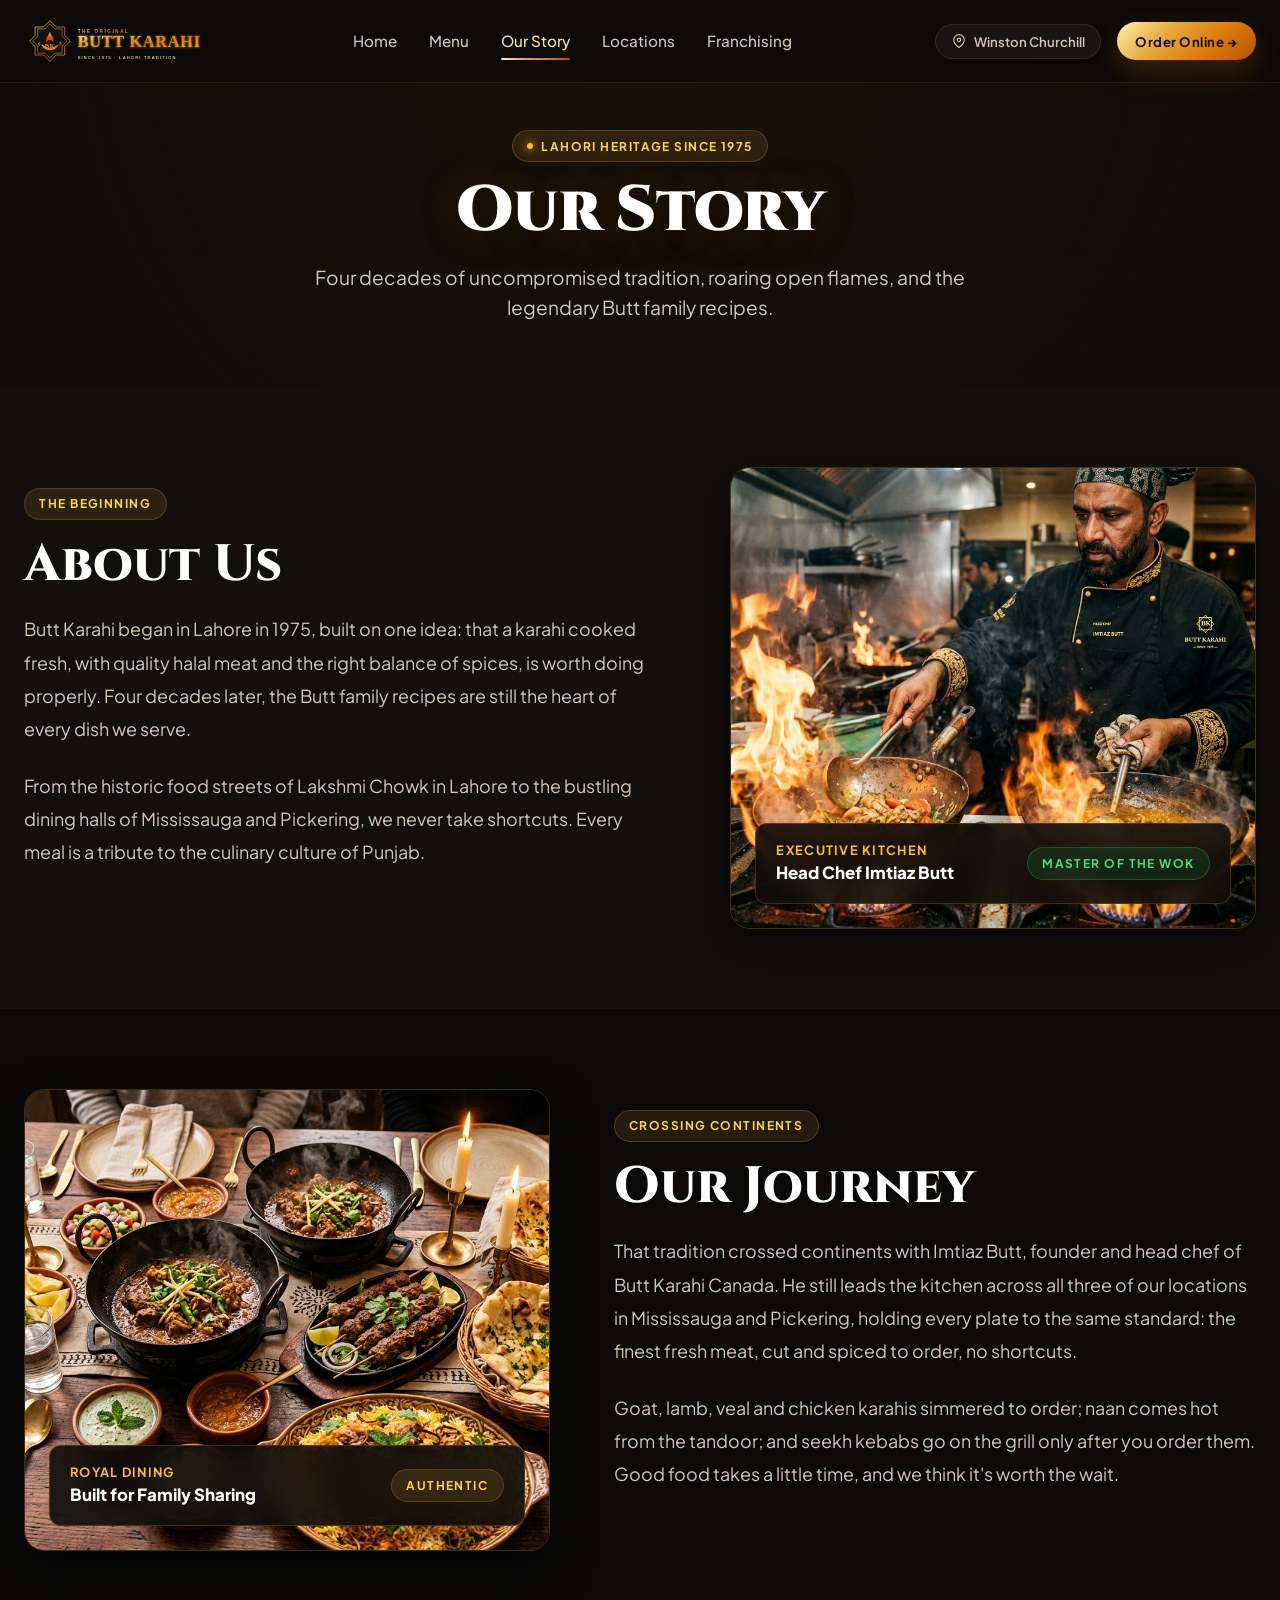
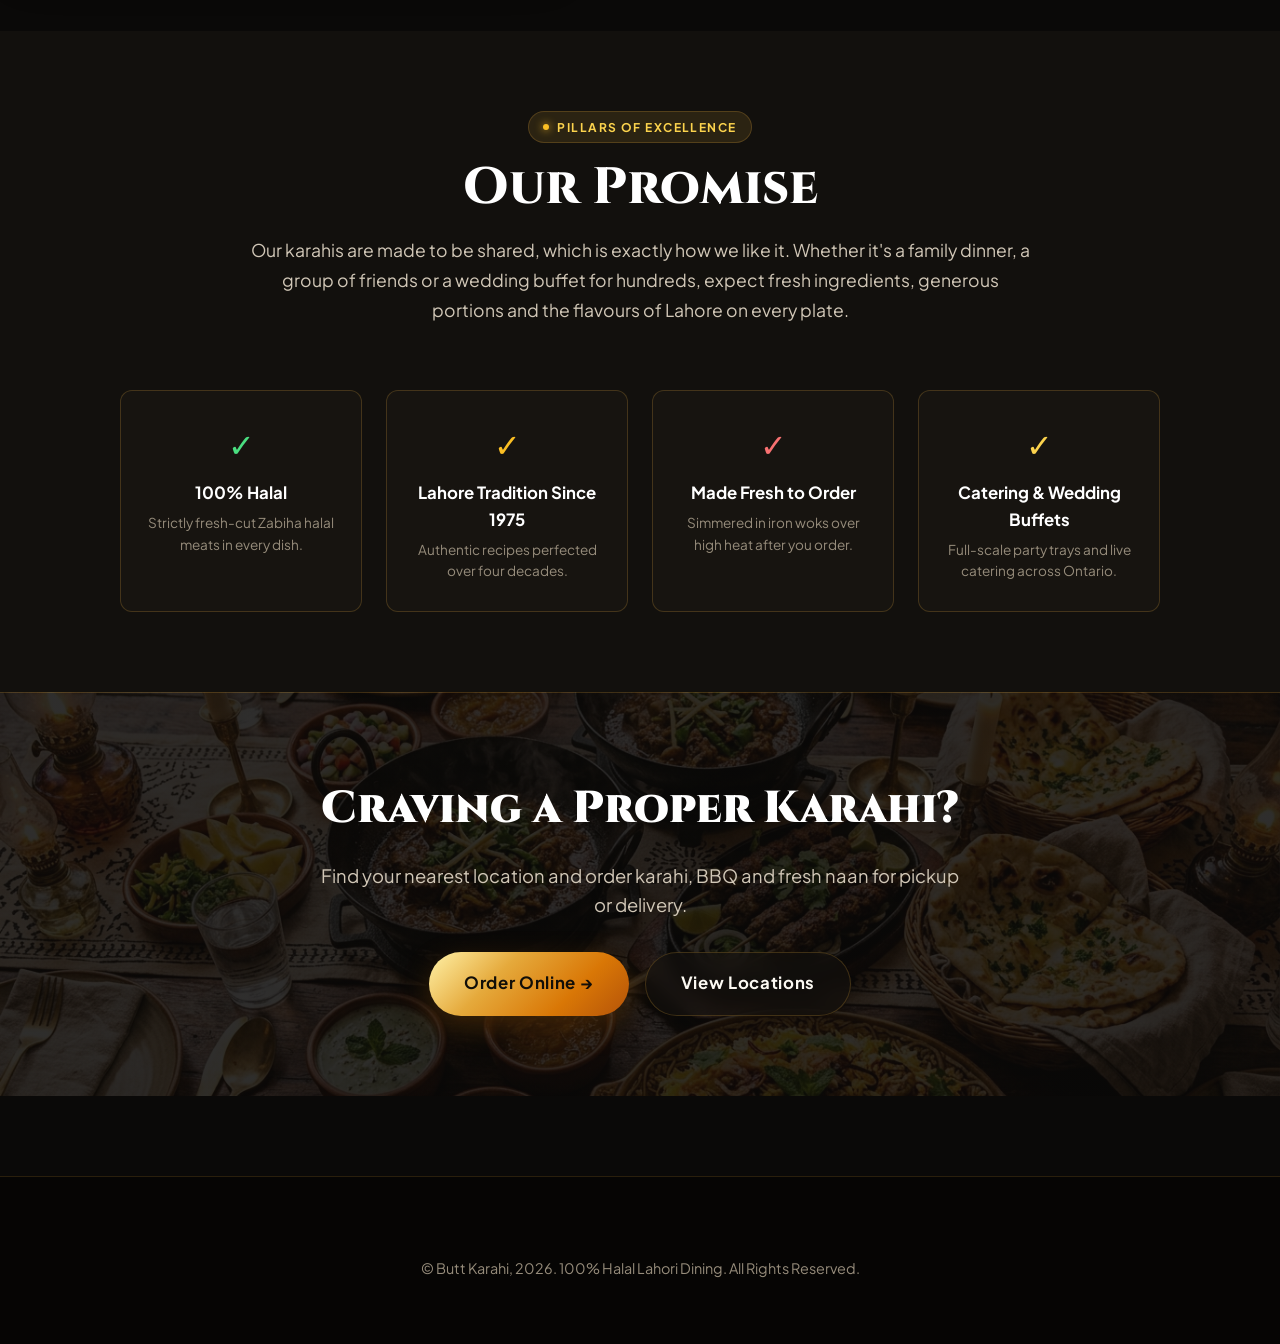
<file: story.html>
<!DOCTYPE html>
<html lang="en">
<head>
  <meta charset="UTF-8">
  <meta name="viewport" content="width=device-width, initial-scale=1.0">
  <title>Our Story &amp; Heritage | Butt Karahi | Lahore Since 1975</title>
  <meta name="description" content="Discover the history of Butt Karahi, founded in Lahore in 1975. Follow Head Chef Imtiaz Butt's journey bringing authentic fresh-cooked halal karahis and tandoor breads to Mississauga and Pickering.">
  <link rel="icon" type="image/svg+xml" href="assets/images/logo.svg">
  <link rel="stylesheet" href="assets/css/styles.css">
</head>
<body>

  <!-- Site Header -->
  <header class="site-header scrolled">
    <div class="container header-inner">
      <a href="index.html" class="brand-logo-link" aria-label="Butt Karahi Home">
        <img src="assets/images/logo.svg" alt="Butt Karahi Logo" class="brand-logo-img">
      </a>

      <nav class="nav-menu" id="nav-menu">
        <a href="index.html" class="nav-link">Home</a>
        <a href="menu.html" class="nav-link">Menu</a>
        <a href="story.html" class="nav-link active">Our Story</a>
        <a href="locations.html" class="nav-link">Locations</a>
        <a href="franchising.html" class="nav-link">Franchising</a>
      </nav>

      <div class="header-actions">
        <button class="location-pill-btn location-select-trigger">
          <svg width="14" height="14" viewBox="0 0 24 24" fill="none" stroke="currentColor" stroke-width="2"><path d="M21 10c0 7-9 13-9 13s-9-6-9-13a9 9 0 0 1 18 0z"></path><circle cx="12" cy="10" r="3"></circle></svg>
          <span class="current-location-text">Winston Churchill</span>
        </button>

        <a href="menu.html" class="btn btn-primary btn-sm">Order Online →</a>

        <button class="mobile-menu-toggle" aria-label="Toggle navigation menu">
          <span></span><span></span><span></span>
        </button>
      </div>
    </div>
  </header>

  <!-- Main Story Content -->
  <main style="padding-top: 130px; padding-bottom: 5rem;">
    <!-- Page Hero Banner -->
    <div class="container text-center" style="margin-bottom: 4rem;">
      <span class="badge" style="margin-bottom: 1rem;">
        <span class="badge-dot"></span> LAHORI HERITAGE SINCE 1975
      </span>
      <h1 class="hero-title" style="font-size: clamp(2.5rem, 5vw, 4.5rem); margin-bottom: 1rem;">
        Our Story
      </h1>
      <p style="font-size: 1.2rem; color: var(--text-secondary); max-width: 680px; margin: 0 auto;">
        Four decades of uncompromised tradition, roaring open flames, and the legendary Butt family recipes.
      </p>
    </div>

    <!-- Section 1: About Us -->
    <section class="section-dark" style="padding: 5rem 0;">
      <div class="container">
        <div class="tradition-grid">
          <div>
            <span class="badge" style="margin-bottom: 1rem;">The Beginning</span>
            <h2 class="section-title">About Us</h2>
            <p class="tradition-copy">
              Butt Karahi began in Lahore in 1975, built on one idea: that a karahi cooked fresh, with quality halal meat and the right balance of spices, is worth doing properly. Four decades later, the Butt family recipes are still the heart of every dish we serve.
            </p>
            <p class="tradition-copy" style="margin-top: -1rem;">
              From the historic food streets of Lakshmi Chowk in Lahore to the bustling dining halls of Mississauga and Pickering, we never take shortcuts. Every meal is a tribute to the culinary culture of Punjab.
            </p>
          </div>

          <!-- Feature Image: Head Chef Imtiaz Butt -->
          <div class="tradition-visual">
            <div class="visual-card">
              <img src="assets/images/chef_imtiaz_butt.jpg" alt="Head Chef Imtiaz Butt Cooking Karahi Over Roaring Flames">
              <div class="visual-badge-floating">
                <div>
                  <div style="font-size: 0.8rem; text-transform: uppercase; letter-spacing: 0.1em; color: var(--gold-400); font-weight: 700;">Executive Kitchen</div>
                  <div style="font-size: 1.05rem; font-weight: 800; color: #fff;">Head Chef Imtiaz Butt</div>
                </div>
                <span class="badge badge-emerald">Master of the Wok</span>
              </div>
            </div>
          </div>
        </div>
      </div>
    </section>

    <!-- Section 2: Our Journey -->
    <section style="padding: 5rem 0;">
      <div class="container">
        <div class="tradition-grid" style="direction: rtl;">
          <div style="direction: ltr;">
            <span class="badge" style="margin-bottom: 1rem;">Crossing Continents</span>
            <h2 class="section-title">Our Journey</h2>
            <p class="tradition-copy">
              That tradition crossed continents with Imtiaz Butt, founder and head chef of Butt Karahi Canada. He still leads the kitchen across all three of our locations in Mississauga and Pickering, holding every plate to the same standard: the finest fresh meat, cut and spiced to order, no shortcuts.
            </p>
            <p class="tradition-copy" style="margin-top: -1rem;">
              Goat, lamb, veal and chicken karahis simmered to order; naan comes hot from the tandoor; and seekh kebabs go on the grill only after you order them. Good food takes a little time, and we think it's worth the wait.
            </p>
          </div>

          <div class="tradition-visual" style="direction: ltr;">
            <div class="visual-card">
              <img src="assets/images/lahori_feast_table.jpg" alt="Traditional Lahori Feast Table">
              <div class="visual-badge-floating">
                <div>
                  <div style="font-size: 0.8rem; text-transform: uppercase; letter-spacing: 0.1em; color: var(--gold-400); font-weight: 700;">Royal Dining</div>
                  <div style="font-size: 1.05rem; font-weight: 800; color: #fff;">Built for Family Sharing</div>
                </div>
                <span class="badge">Authentic</span>
              </div>
            </div>
          </div>
        </div>
      </div>
    </section>

    <!-- Section 3: Our Promise -->
    <section class="section-dark" style="padding: 5rem 0;">
      <div class="container text-center">
        <div class="section-head">
          <span class="badge">
            <span class="badge-dot"></span> PILLARS OF EXCELLENCE
          </span>
          <h2 class="section-title">Our Promise</h2>
          <p class="section-subtitle">
            Our karahis are made to be shared, which is exactly how we like it. Whether it's a family dinner, a group of friends or a wedding buffet for hundreds, expect fresh ingredients, generous portions and the flavours of Lahore on every plate.
          </p>
        </div>

        <div style="display: grid; grid-template-columns: repeat(4, 1fr); gap: 1.5rem; max-width: 1040px; margin: 0 auto;">
          <div style="background: var(--bg-card); border: 1px solid var(--border-gold); border-radius: var(--radius-md); padding: 1.8rem 1.2rem;">
            <div style="font-size: 2rem; margin-bottom: 0.6rem; color: #4ade80;">✓</div>
            <h4 style="color: #fff; font-size: 1.05rem;">100% Halal</h4>
            <p style="color: var(--text-muted); font-size: 0.85rem; margin-top: 0.3rem;">Strictly fresh-cut Zabiha halal meats in every dish.</p>
          </div>

          <div style="background: var(--bg-card); border: 1px solid var(--border-gold); border-radius: var(--radius-md); padding: 1.8rem 1.2rem;">
            <div style="font-size: 2rem; margin-bottom: 0.6rem; color: var(--gold-400);">✓</div>
            <h4 style="color: #fff; font-size: 1.05rem;">Lahore Tradition Since 1975</h4>
            <p style="color: var(--text-muted); font-size: 0.85rem; margin-top: 0.3rem;">Authentic recipes perfected over four decades.</p>
          </div>

          <div style="background: var(--bg-card); border: 1px solid var(--border-gold); border-radius: var(--radius-md); padding: 1.8rem 1.2rem;">
            <div style="font-size: 2rem; margin-bottom: 0.6rem; color: #f87171;">✓</div>
            <h4 style="color: #fff; font-size: 1.05rem;">Made Fresh to Order</h4>
            <p style="color: var(--text-muted); font-size: 0.85rem; margin-top: 0.3rem;">Simmered in iron woks over high heat after you order.</p>
          </div>

          <div style="background: var(--bg-card); border: 1px solid var(--border-gold); border-radius: var(--radius-md); padding: 1.8rem 1.2rem;">
            <div style="font-size: 2rem; margin-bottom: 0.6rem; color: var(--gold-300);">✓</div>
            <h4 style="color: #fff; font-size: 1.05rem;">Catering &amp; Wedding Buffets</h4>
            <p style="color: var(--text-muted); font-size: 0.85rem; margin-top: 0.3rem;">Full-scale party trays and live catering across Ontario.</p>
          </div>
        </div>
      </div>
    </section>

    <!-- Craving a Proper Karahi CTA -->
    <section style="padding: 5rem 0; background-image: linear-gradient(rgba(10, 9, 8, 0.85), rgba(10, 9, 8, 0.85)), url('assets/images/lahori_feast_table.jpg'); background-size: cover; background-position: center; border-top: 1px solid var(--border-gold);">
      <div class="container text-center">
        <h2 style="font-family: var(--font-serif); font-size: clamp(2rem, 3.5vw, 3.2rem); font-weight: 900; color: #fff; margin-bottom: 1rem;">
          Craving a Proper Karahi?
        </h2>
        <p style="font-size: 1.15rem; color: var(--text-secondary); max-width: 640px; margin: 0 auto 2rem;">
          Find your nearest location and order karahi, BBQ and fresh naan for pickup or delivery.
        </p>
        <div style="display: flex; justify-content: center; gap: 1rem; flex-wrap: wrap;">
          <a href="menu.html" class="btn btn-primary btn-lg">Order Online →</a>
          <a href="locations.html" class="btn btn-outline btn-lg">View Locations</a>
        </div>
      </div>
    </section>
  </main>

  <!-- Global Footer -->
  <footer class="site-footer">
    <div class="container text-center" style="padding-bottom: 2rem;">
      <p style="color: var(--text-muted); font-size: 0.9rem;">© Butt Karahi, 2026. 100% Halal Lahori Dining. All Rights Reserved.</p>
    </div>
  </footer>

  <script src="assets/js/app.js"></script>
</body>
</html>
</file>
<file: assets/css/styles.css>
/* ==========================================================================
   BUTT KARAHI - LUXURY DESIGN SYSTEM & STYLES
   Royal Lahori Heritage Since 1975
   ========================================================================== */

@import url('https://fonts.googleapis.com/css2?family=Cinzel:wght@500;600;700;800;900&family=Plus+Jakarta+Sans:wght@300;400;500;600;700;800&family=Playfair+Display:ital,wght@0,600;0,700;1,400&display=swap');

:root {
  /* Rich obsidian & charcoal dark palette */
  --bg-primary: #0a0908;
  --bg-secondary: #12100d;
  --bg-tertiary: #191612;
  --bg-card: rgba(25, 22, 18, 0.78);
  --bg-glass: rgba(18, 16, 13, 0.72);
  --bg-overlay: rgba(10, 9, 8, 0.88);

  /* Regal Royal Gold Palette */
  --gold-50: #fffbeb;
  --gold-100: #fef3c7;
  --gold-200: #fde68a;
  --gold-300: #fcd34d;
  --gold-400: #fbbf24;
  --gold-500: #f59e0b;
  --gold-600: #d97706;
  --gold-700: #b45309;
  --gold-800: #92400e;
  --gold-gradient: linear-gradient(135deg, #fff2a8 0%, #e5a93b 35%, #d97706 70%, #b45309 100%);
  --gold-glow: 0 0 24px rgba(229, 169, 59, 0.35);

  /* Lahori Spice & Flame Accents */
  --flame-red: #dc2626;
  --flame-orange: #ea580c;
  --flame-gradient: linear-gradient(135deg, #ea580c 0%, #dc2626 50%, #991b1b 100%);
  --emerald-accent: #16a34a;
  --emerald-glow: 0 0 16px rgba(22, 163, 74, 0.3);

  /* Typography Colors */
  --text-primary: #fcf9f2;
  --text-secondary: #d1c7b7;
  --text-muted: #968c7b;
  --text-gold: #f3be58;

  /* Borders & Borders with Glassmorphism */
  --border-gold: rgba(229, 169, 59, 0.22);
  --border-gold-bright: rgba(245, 158, 11, 0.55);
  --border-subtle: rgba(255, 255, 255, 0.08);

  /* Typography Fonts */
  --font-serif: 'Cinzel', 'Playfair Display', Georgia, serif;
  --font-body: 'Plus Jakarta Sans', -apple-system, BlinkMacSystemFont, 'Segoe UI', Roboto, sans-serif;
  --font-accent: 'Playfair Display', Georgia, serif;

  /* Shadows */
  --shadow-sm: 0 2px 8px rgba(0, 0, 0, 0.4);
  --shadow-md: 0 8px 24px rgba(0, 0, 0, 0.55);
  --shadow-lg: 0 16px 40px rgba(0, 0, 0, 0.7);
  --shadow-gold: 0 10px 30px rgba(217, 119, 6, 0.25);

  /* Radius */
  --radius-sm: 6px;
  --radius-md: 12px;
  --radius-lg: 20px;
  --radius-xl: 30px;
  --radius-full: 9999px;

  /* Transitions */
  --transition-fast: 0.2s cubic-bezier(0.16, 1, 0.3, 1);
  --transition-medium: 0.35s cubic-bezier(0.16, 1, 0.3, 1);
  --transition-slow: 0.6s cubic-bezier(0.16, 1, 0.3, 1);
}

/* ==========================================================================
   RESET & BASE
   ========================================================================== */
*, *::before, *::after {
  box-sizing: border-box;
  margin: 0;
  padding: 0;
}

html {
  font-size: 16px;
  scroll-behavior: smooth;
  background-color: var(--bg-primary);
  color: var(--text-primary);
  text-rendering: optimizeLegibility;
  -webkit-font-smoothing: antialiased;
  -moz-osx-font-smoothing: grayscale;
}

body {
  font-family: var(--font-body);
  line-height: 1.6;
  overflow-x: hidden;
  background-color: var(--bg-primary);
  background-image: radial-gradient(circle at 50% 0%, rgba(217, 119, 6, 0.06) 0%, transparent 60%);
  min-height: 100vh;
}

img, video, canvas {
  display: block;
  max-width: 100%;
}

a {
  color: inherit;
  text-decoration: none;
  transition: var(--transition-fast);
}

button {
  font-family: inherit;
  cursor: pointer;
  border: none;
  background: none;
  outline: none;
}

ul, ol {
  list-style: none;
}

/* ==========================================================================
   UTILITY & TYPOGRAPHY
   ========================================================================== */
.container {
  width: 100%;
  max-width: 1280px;
  margin: 0 auto;
  padding: 0 1.5rem;
}

.container-narrow {
  max-width: 960px;
}

.font-serif {
  font-family: var(--font-serif);
}

.text-gold {
  color: var(--text-gold);
}

.text-gradient {
  background: var(--gold-gradient);
  -webkit-background-clip: text;
  -webkit-text-fill-color: transparent;
  display: inline-block;
}

.text-muted {
  color: var(--text-muted);
}

.text-center {
  text-align: center;
}

.badge {
  display: inline-flex;
  align-items: center;
  gap: 0.5rem;
  padding: 0.35rem 0.9rem;
  font-size: 0.75rem;
  font-weight: 700;
  letter-spacing: 0.12em;
  text-transform: uppercase;
  border-radius: var(--radius-full);
  background: rgba(229, 169, 59, 0.12);
  border: 1px solid var(--border-gold);
  color: var(--gold-300);
}

.badge-emerald {
  background: rgba(22, 163, 74, 0.15);
  border-color: rgba(22, 163, 74, 0.4);
  color: #4ade80;
}

.badge-flame {
  background: rgba(220, 38, 38, 0.15);
  border-color: rgba(220, 38, 38, 0.4);
  color: #f87171;
}

.badge-dot {
  width: 6px;
  height: 6px;
  border-radius: 50%;
  background: var(--gold-400);
  box-shadow: 0 0 8px var(--gold-400);
  animation: pulse-dot 2s infinite;
}

@keyframes pulse-dot {
  0%, 100% { opacity: 1; transform: scale(1); }
  50% { opacity: 0.4; transform: scale(0.85); }
}

/* ==========================================================================
   BUTTONS
   ========================================================================== */
.btn {
  display: inline-flex;
  align-items: center;
  justify-content: center;
  gap: 0.6rem;
  padding: 0.85rem 1.75rem;
  font-size: 0.92rem;
  font-weight: 700;
  letter-spacing: 0.04em;
  border-radius: var(--radius-full);
  transition: all var(--transition-medium);
  position: relative;
  overflow: hidden;
  white-space: nowrap;
}

.btn-primary {
  background: var(--gold-gradient);
  color: #110e08;
  box-shadow: var(--shadow-gold);
}

.btn-primary:hover {
  transform: translateY(-2px);
  box-shadow: 0 12px 32px rgba(229, 169, 59, 0.45);
  filter: brightness(1.06);
}

.btn-primary:active {
  transform: translateY(0);
}

.btn-emerald {
  background: linear-gradient(135deg, #22c55e 0%, #16a34a 100%);
  color: #ffffff;
  box-shadow: var(--emerald-glow);
}

.btn-emerald:hover {
  transform: translateY(-2px);
  box-shadow: 0 10px 28px rgba(22, 163, 74, 0.5);
  filter: brightness(1.08);
}

.btn-outline {
  background: rgba(20, 18, 14, 0.6);
  color: var(--text-primary);
  border: 1px solid var(--border-gold);
  backdrop-filter: blur(8px);
}

.btn-outline:hover {
  border-color: var(--gold-400);
  background: rgba(229, 169, 59, 0.15);
  color: var(--gold-200);
  transform: translateY(-2px);
}

.btn-sm {
  padding: 0.55rem 1.15rem;
  font-size: 0.82rem;
}

.btn-lg {
  padding: 1.1rem 2.2rem;
  font-size: 1.05rem;
}

.btn-icon {
  width: 42px;
  height: 42px;
  padding: 0;
  border-radius: 50%;
  display: inline-flex;
  align-items: center;
  justify-content: center;
}

/* ==========================================================================
   NAVIGATION BAR
   ========================================================================== */
.site-header {
  position: fixed;
  top: 0;
  left: 0;
  width: 100%;
  z-index: 1000;
  background: rgba(10, 9, 8, 0.75);
  backdrop-filter: blur(20px);
  -webkit-backdrop-filter: blur(20px);
  border-bottom: 1px solid rgba(229, 169, 59, 0.12);
  transition: all var(--transition-medium);
}

.site-header.scrolled {
  background: rgba(8, 7, 6, 0.94);
  box-shadow: 0 10px 30px rgba(0, 0, 0, 0.7);
  border-bottom-color: rgba(229, 169, 59, 0.22);
}

.header-inner {
  display: flex;
  align-items: center;
  justify-content: space-between;
  height: 82px;
  transition: height var(--transition-fast);
}

.site-header.scrolled .header-inner {
  height: 70px;
}

.brand-logo-link {
  display: flex;
  align-items: center;
  gap: 0.75rem;
}

.brand-logo-img {
  height: 48px;
  width: auto;
  transition: transform var(--transition-fast);
}

.brand-logo-link:hover .brand-logo-img {
  transform: scale(1.03);
}

.nav-menu {
  display: flex;
  align-items: center;
  gap: 2rem;
}

.nav-link {
  font-size: 0.95rem;
  font-weight: 500;
  color: var(--text-secondary);
  position: relative;
  padding: 0.4rem 0;
  transition: color var(--transition-fast);
}

.nav-link::after {
  content: '';
  position: absolute;
  bottom: 0;
  left: 0;
  width: 0;
  height: 2px;
  background: var(--gold-gradient);
  transition: width var(--transition-medium);
  border-radius: var(--radius-full);
}

.nav-link:hover,
.nav-link.active {
  color: var(--gold-200);
}

.nav-link:hover::after,
.nav-link.active::after {
  width: 100%;
}

.header-actions {
  display: flex;
  align-items: center;
  gap: 1rem;
}

.location-pill-btn {
  display: flex;
  align-items: center;
  gap: 0.5rem;
  padding: 0.5rem 0.95rem;
  background: rgba(255, 255, 255, 0.05);
  border: 1px solid var(--border-subtle);
  border-radius: var(--radius-full);
  color: var(--text-secondary);
  font-size: 0.82rem;
  font-weight: 600;
  transition: var(--transition-fast);
}

.location-pill-btn:hover {
  background: rgba(229, 169, 59, 0.12);
  border-color: var(--border-gold);
  color: var(--gold-300);
}

.cart-toggle-btn {
  position: relative;
  display: flex;
  align-items: center;
  gap: 0.5rem;
  padding: 0.55rem 1rem;
  background: rgba(255, 255, 255, 0.06);
  border: 1px solid var(--border-subtle);
  border-radius: var(--radius-full);
  color: var(--text-primary);
  font-size: 0.88rem;
  font-weight: 600;
  transition: var(--transition-fast);
}

.cart-toggle-btn:hover {
  border-color: var(--border-gold);
  color: var(--gold-300);
}

.cart-badge {
  display: inline-flex;
  align-items: center;
  justify-content: center;
  min-width: 20px;
  height: 20px;
  padding: 0 5px;
  background: var(--flame-red);
  color: #fff;
  border-radius: 10px;
  font-size: 0.72rem;
  font-weight: 800;
}

.mobile-menu-toggle {
  display: none;
  flex-direction: column;
  justify-content: center;
  align-items: center;
  width: 44px;
  height: 44px;
  gap: 5px;
  background: rgba(255, 255, 255, 0.05);
  border: 1px solid var(--border-subtle);
  border-radius: var(--radius-md);
  color: var(--text-primary);
}

.mobile-menu-toggle span {
  display: block;
  width: 20px;
  height: 2px;
  background-color: var(--text-primary);
  border-radius: 2px;
  transition: var(--transition-fast);
}

/* ==========================================================================
   HERO SCROLLYTELLING SECTION (PINNED CANVAS LIKE A VIDEO)
   ========================================================================== */
.hero-scroll-wrapper {
  position: relative;
  width: 100%;
  /* 380vh creates generous scrub space while remaining ultra responsive */
  height: 380vh;
  background: var(--bg-primary);
}

.hero-sticky-stage {
  position: sticky;
  top: 0;
  left: 0;
  width: 100%;
  height: 100vh;
  height: 100dvh;
  overflow: hidden;
  display: flex;
  align-items: center;
  justify-content: center;
}

.hero-canvas {
  position: absolute;
  top: 0;
  left: 0;
  width: 100%;
  height: 100%;
  object-fit: cover;
  z-index: 1;
}

/* Cinematic Dark Vignette & Gradient Masks */
.hero-vignette {
  position: absolute;
  top: 0;
  left: 0;
  width: 100%;
  height: 100%;
  z-index: 2;
  pointer-events: none;
  background: radial-gradient(
    circle at center,
    rgba(10, 9, 8, 0.25) 0%,
    rgba(10, 9, 8, 0.65) 60%,
    rgba(10, 9, 8, 0.95) 100%
  );
}

.hero-gradient-bottom {
  position: absolute;
  bottom: 0;
  left: 0;
  width: 100%;
  height: 220px;
  z-index: 2;
  pointer-events: none;
  background: linear-gradient(to top, var(--bg-primary) 0%, transparent 100%);
}

.hero-gradient-top {
  position: absolute;
  top: 0;
  left: 0;
  width: 100%;
  height: 150px;
  z-index: 2;
  pointer-events: none;
  background: linear-gradient(to bottom, rgba(10, 9, 8, 0.9) 0%, transparent 100%);
}

/* Scrollytelling Story Layers */
.hero-story-container {
  position: relative;
  z-index: 10;
  width: 100%;
  max-width: 1200px;
  height: 100%;
  margin: 0 auto;
  padding: 0 1.5rem;
  display: flex;
  align-items: center;
  justify-content: center;
  pointer-events: none;
}

.hero-slide {
  position: absolute;
  width: 100%;
  max-width: 820px;
  text-align: center;
  opacity: 0;
  visibility: hidden;
  transform: translateY(30px) scale(0.97);
  transition: opacity 0.5s cubic-bezier(0.16, 1, 0.3, 1), transform 0.5s cubic-bezier(0.16, 1, 0.3, 1);
  pointer-events: none;
}

.hero-slide.active {
  opacity: 1;
  visibility: visible;
  transform: translateY(0) scale(1);
  pointer-events: auto;
}

.hero-pretitle {
  display: inline-block;
  font-size: 0.92rem;
  font-weight: 700;
  letter-spacing: 0.18em;
  text-transform: uppercase;
  color: var(--gold-300);
  margin-bottom: 0.85rem;
  text-shadow: 0 2px 10px rgba(0, 0, 0, 0.8);
}

.hero-title {
  font-family: var(--font-serif);
  font-size: clamp(2.8rem, 6.5vw, 5.8rem);
  font-weight: 900;
  line-height: 1.05;
  letter-spacing: -0.01em;
  margin-bottom: 0.9rem;
  color: #fff;
  text-shadow: 0 4px 30px rgba(0, 0, 0, 0.9), 0 0 40px rgba(229, 169, 59, 0.25);
}

.hero-subtitle {
  font-family: var(--font-accent);
  font-style: italic;
  font-size: clamp(1.4rem, 2.8vw, 2.2rem);
  color: var(--gold-200);
  margin-bottom: 1.8rem;
  text-shadow: 0 2px 15px rgba(0, 0, 0, 0.85);
}

.hero-desc {
  font-size: clamp(1rem, 1.3vw, 1.25rem);
  color: var(--text-secondary);
  line-height: 1.7;
  max-width: 680px;
  margin: 0 auto 2.2rem;
  text-shadow: 0 2px 12px rgba(0, 0, 0, 0.9);
}

.hero-cta-group {
  display: flex;
  align-items: center;
  justify-content: center;
  gap: 1.2rem;
  flex-wrap: wrap;
}

/* Scrub HUD & Progress Controls */
.hero-hud {
  position: absolute;
  bottom: 2rem;
  left: 0;
  width: 100%;
  z-index: 15;
  display: flex;
  justify-content: space-between;
  align-items: flex-end;
  padding: 0 2.5rem;
  pointer-events: none;
}

.hero-hud-controls {
  pointer-events: auto;
  display: flex;
  align-items: center;
  gap: 0.8rem;
  background: rgba(18, 16, 13, 0.75);
  backdrop-filter: blur(12px);
  padding: 0.5rem 0.9rem;
  border-radius: var(--radius-full);
  border: 1px solid var(--border-gold);
}

.hud-btn {
  display: flex;
  align-items: center;
  gap: 0.4rem;
  color: var(--text-secondary);
  font-size: 0.8rem;
  font-weight: 600;
  transition: var(--transition-fast);
}

.hud-btn:hover {
  color: var(--gold-300);
}

.hud-btn svg {
  width: 16px;
  height: 16px;
}

.hero-scroll-cue {
  display: flex;
  flex-direction: column;
  align-items: center;
  gap: 0.5rem;
  color: var(--text-muted);
  font-size: 0.75rem;
  font-weight: 600;
  letter-spacing: 0.15em;
  text-transform: uppercase;
  pointer-events: auto;
}

.scroll-mouse-icon {
  width: 22px;
  height: 36px;
  border: 2px solid rgba(229, 169, 59, 0.5);
  border-radius: 12px;
  position: relative;
}

.scroll-wheel {
  position: absolute;
  top: 6px;
  left: 50%;
  transform: translateX(-50%);
  width: 3px;
  height: 8px;
  background: var(--gold-300);
  border-radius: 2px;
  animation: scroll-wheel-anim 1.8s infinite;
}

@keyframes scroll-wheel-anim {
  0% { transform: translate(-50%, 0); opacity: 1; }
  100% { transform: translate(-50%, 14px); opacity: 0; }
}

.hero-frame-counter {
  font-size: 0.78rem;
  font-variant-numeric: tabular-nums;
  color: var(--text-muted);
  letter-spacing: 0.05em;
}

/* Scrub Progress Bar Top Edge */
.hero-scrub-progress {
  position: absolute;
  top: 0;
  left: 0;
  width: 0%;
  height: 3px;
  background: var(--gold-gradient);
  z-index: 30;
  box-shadow: 0 0 10px rgba(245, 158, 11, 0.8);
  transition: width 0.08s linear;
}

/* Canvas Preloader Overlay */
.hero-loader {
  position: absolute;
  top: 0;
  left: 0;
  width: 100%;
  height: 100%;
  background: #0a0908;
  z-index: 20;
  display: flex;
  flex-direction: column;
  align-items: center;
  justify-content: center;
  gap: 1.5rem;
  transition: opacity 0.6s ease, visibility 0.6s ease;
}

.hero-loader.loaded {
  opacity: 0;
  visibility: hidden;
  pointer-events: none;
}

.loader-spinner {
  width: 60px;
  height: 60px;
  border: 3px solid rgba(229, 169, 59, 0.15);
  border-top-color: var(--gold-400);
  border-radius: 50%;
  animation: spin 1s infinite linear;
}

@keyframes spin {
  to { transform: rotate(360deg); }
}

.loader-text {
  font-size: 0.88rem;
  font-weight: 600;
  letter-spacing: 0.15em;
  text-transform: uppercase;
  color: var(--gold-300);
}

.loader-bar-bg {
  width: 220px;
  height: 4px;
  background: rgba(255, 255, 255, 0.1);
  border-radius: 2px;
  overflow: hidden;
}

.loader-bar-fill {
  width: 0%;
  height: 100%;
  background: var(--gold-gradient);
  transition: width 0.15s ease;
}

/* ==========================================================================
   HOMEPAGE CONTENT SECTIONS
   ========================================================================== */
section {
  position: relative;
  padding: 6.5rem 0;
  background-color: var(--bg-primary);
}

.section-dark {
  background-color: var(--bg-secondary);
}

.section-head {
  text-align: center;
  max-width: 780px;
  margin: 0 auto 4rem;
}

.section-head .badge {
  margin-bottom: 1rem;
}

.section-title {
  font-family: var(--font-serif);
  font-size: clamp(2.2rem, 4vw, 3.4rem);
  font-weight: 800;
  line-height: 1.15;
  color: #fff;
  margin-bottom: 1.1rem;
}

.section-subtitle {
  font-size: 1.1rem;
  color: var(--text-secondary);
  line-height: 1.7;
}

/* ==========================================================================
   TRADITION / LAHORE'S FAMOUS KARAHI SECTION
   ========================================================================== */
.tradition-grid {
  display: grid;
  grid-template-columns: 1.1fr 0.9fr;
  gap: 4rem;
  align-items: center;
}

.dish-tags-row {
  display: flex;
  flex-wrap: wrap;
  gap: 0.6rem;
  margin-bottom: 1.8rem;
}

.dish-pill {
  padding: 0.4rem 1rem;
  background: rgba(255, 255, 255, 0.04);
  border: 1px solid var(--border-subtle);
  border-radius: var(--radius-full);
  font-size: 0.85rem;
  font-weight: 600;
  color: var(--gold-200);
}

.tradition-copy {
  font-size: 1.12rem;
  color: var(--text-secondary);
  line-height: 1.85;
  margin-bottom: 2.5rem;
}

.tradition-features {
  display: grid;
  grid-template-columns: 1fr 1fr;
  gap: 1.5rem;
  margin-bottom: 2.5rem;
}

.feature-item {
  display: flex;
  gap: 1rem;
  align-items: flex-start;
}

.feature-icon-box {
  flex-shrink: 0;
  width: 44px;
  height: 44px;
  border-radius: var(--radius-md);
  background: rgba(229, 169, 59, 0.12);
  border: 1px solid var(--border-gold);
  display: flex;
  align-items: center;
  justify-content: center;
  color: var(--gold-400);
}

.feature-title {
  font-size: 1rem;
  font-weight: 700;
  color: #fff;
  margin-bottom: 0.25rem;
}

.feature-desc {
  font-size: 0.88rem;
  color: var(--text-muted);
  line-height: 1.55;
}

.tradition-visual {
  position: relative;
}

.visual-card {
  position: relative;
  border-radius: var(--radius-lg);
  overflow: hidden;
  border: 1px solid var(--border-gold);
  box-shadow: var(--shadow-lg);
}

.visual-card img {
  width: 100%;
  height: 460px;
  object-fit: cover;
  transition: transform var(--transition-slow);
}

.visual-card:hover img {
  transform: scale(1.04);
}

.visual-badge-floating {
  position: absolute;
  bottom: 1.5rem;
  left: 1.5rem;
  right: 1.5rem;
  background: rgba(14, 12, 10, 0.88);
  backdrop-filter: blur(14px);
  border: 1px solid var(--border-gold);
  border-radius: var(--radius-md);
  padding: 1rem 1.25rem;
  display: flex;
  align-items: center;
  justify-content: space-between;
}

/* ==========================================================================
   ORDER DIRECT & SKIP THE FEES BANNER
   ========================================================================== */
.order-banner-section {
  position: relative;
  padding: 7rem 0;
  background-image: linear-gradient(rgba(10, 9, 8, 0.82), rgba(10, 9, 8, 0.88)), url('../images/lahori_feast_table.jpg');
  background-size: cover;
  background-position: center;
  background-attachment: fixed;
  border-top: 1px solid var(--border-gold);
  border-bottom: 1px solid var(--border-gold);
}

.order-banner-card {
  text-align: center;
  max-width: 780px;
  margin: 0 auto;
  padding: 3.5rem 2.5rem;
  background: rgba(18, 16, 13, 0.72);
  backdrop-filter: blur(18px);
  border-radius: var(--radius-xl);
  border: 1px solid rgba(229, 169, 59, 0.3);
  box-shadow: var(--shadow-lg);
}

.order-banner-card h2 {
  font-family: var(--font-serif);
  font-size: clamp(2.2rem, 4vw, 3.6rem);
  font-weight: 900;
  color: #fff;
  margin-bottom: 1.2rem;
}

.order-banner-card p {
  font-size: 1.2rem;
  color: var(--text-secondary);
  line-height: 1.7;
  margin-bottom: 2.2rem;
}

/* ==========================================================================
   GUEST REVIEWS / TESTIMONIALS CAROUSEL
   ========================================================================== */
.reviews-section {
  overflow: hidden;
}

.reviews-carousel-wrapper {
  position: relative;
  margin-top: 1rem;
}

.reviews-track {
  display: flex;
  gap: 1.8rem;
  transition: transform var(--transition-medium);
  will-change: transform;
}

.review-card {
  flex: 0 0 calc(33.333% - 1.2rem);
  min-width: 300px;
  background: var(--bg-card);
  backdrop-filter: blur(16px);
  border: 1px solid var(--border-gold);
  border-radius: var(--radius-lg);
  padding: 2.2rem 2rem;
  display: flex;
  flex-direction: column;
  justify-content: space-between;
  box-shadow: var(--shadow-md);
  transition: all var(--transition-medium);
}

.review-card:hover {
  transform: translateY(-6px);
  border-color: var(--gold-400);
  box-shadow: var(--shadow-gold);
}

.review-stars {
  color: #fbbf24;
  display: flex;
  gap: 3px;
  font-size: 1.15rem;
  margin-bottom: 1.2rem;
}

.review-quote {
  font-size: 1.05rem;
  color: var(--text-primary);
  line-height: 1.65;
  font-style: italic;
  margin-bottom: 1.8rem;
  flex-grow: 1;
}

.review-author {
  display: flex;
  align-items: center;
  justify-content: space-between;
  border-top: 1px solid rgba(255, 255, 255, 0.08);
  padding-top: 1.2rem;
}

.author-name {
  font-weight: 700;
  color: #fff;
  font-size: 0.95rem;
}

.author-source {
  display: flex;
  align-items: center;
  gap: 0.4rem;
  font-size: 0.78rem;
  font-weight: 600;
  color: var(--gold-400);
  background: rgba(229, 169, 59, 0.1);
  padding: 0.25rem 0.65rem;
  border-radius: var(--radius-full);
}

.carousel-controls {
  display: flex;
  align-items: center;
  justify-content: center;
  gap: 1.5rem;
  margin-top: 2.5rem;
}

.carousel-arrow-btn {
  width: 48px;
  height: 48px;
  border-radius: 50%;
  background: rgba(255, 255, 255, 0.06);
  border: 1px solid var(--border-gold);
  color: var(--text-primary);
  display: flex;
  align-items: center;
  justify-content: center;
  transition: var(--transition-fast);
}

.carousel-arrow-btn:hover {
  background: var(--gold-gradient);
  color: #110e08;
  transform: scale(1.08);
}

.carousel-dots {
  display: flex;
  gap: 0.6rem;
}

.carousel-dot {
  width: 10px;
  height: 10px;
  border-radius: 50%;
  background: rgba(255, 255, 255, 0.2);
  transition: var(--transition-fast);
  cursor: pointer;
}

.carousel-dot.active {
  width: 28px;
  border-radius: 5px;
  background: var(--gold-400);
}

/* ==========================================================================
   FEATURING TRIO SECTION
   ========================================================================== */
.featuring-grid {
  display: grid;
  grid-template-columns: repeat(3, 1fr);
  gap: 2.2rem;
}

.featuring-card {
  text-align: center;
  background: var(--bg-card);
  backdrop-filter: blur(14px);
  border: 1px solid var(--border-subtle);
  border-radius: var(--radius-lg);
  padding: 3rem 2rem;
  transition: all var(--transition-medium);
  position: relative;
  overflow: hidden;
}

.featuring-card::before {
  content: '';
  position: absolute;
  top: 0;
  left: 0;
  width: 100%;
  height: 3px;
  background: var(--gold-gradient);
  opacity: 0;
  transition: opacity var(--transition-fast);
}

.featuring-card:hover {
  transform: translateY(-8px);
  border-color: var(--border-gold);
  box-shadow: var(--shadow-md);
}

.featuring-card:hover::before {
  opacity: 1;
}

.featuring-icon-circle {
  width: 80px;
  height: 80px;
  border-radius: 50%;
  margin: 0 auto 1.8rem;
  background: radial-gradient(circle, rgba(229, 169, 59, 0.2) 0%, rgba(20, 18, 14, 0.6) 70%);
  border: 1px solid var(--border-gold);
  display: flex;
  align-items: center;
  justify-content: center;
  font-size: 2.2rem;
}

.featuring-card h3 {
  font-family: var(--font-serif);
  font-size: 1.45rem;
  font-weight: 700;
  color: #fff;
  margin-bottom: 0.8rem;
}

.featuring-card p {
  font-size: 0.95rem;
  color: var(--text-secondary);
  line-height: 1.65;
}

/* ==========================================================================
   FREQUENTLY ASKED QUESTIONS (ACCORDION)
   ========================================================================== */
.faq-accordion {
  max-width: 860px;
  margin: 0 auto;
  display: flex;
  flex-direction: column;
  gap: 1rem;
}

.faq-item {
  background: var(--bg-card);
  border: 1px solid var(--border-subtle);
  border-radius: var(--radius-md);
  overflow: hidden;
  transition: border-color var(--transition-fast);
}

.faq-item.active {
  border-color: var(--border-gold);
}

.faq-question {
  width: 100%;
  display: flex;
  align-items: center;
  justify-content: space-between;
  padding: 1.4rem 1.8rem;
  font-size: 1.1rem;
  font-weight: 600;
  color: #fff;
  text-align: left;
  transition: color var(--transition-fast);
}

.faq-question:hover {
  color: var(--gold-300);
}

.faq-icon {
  width: 24px;
  height: 24px;
  flex-shrink: 0;
  display: flex;
  align-items: center;
  justify-content: center;
  border-radius: 50%;
  background: rgba(255, 255, 255, 0.05);
  color: var(--gold-400);
  transition: transform var(--transition-fast);
}

.faq-item.active .faq-icon {
  transform: rotate(180deg);
}

.faq-answer {
  max-height: 0;
  overflow: hidden;
  transition: max-height 0.4s cubic-bezier(0.16, 1, 0.3, 1), padding 0.4s ease;
  padding: 0 1.8rem;
  color: var(--text-secondary);
  font-size: 0.98rem;
  line-height: 1.7;
}

.faq-item.active .faq-answer {
  max-height: 300px;
  padding: 0 1.8rem 1.6rem;
}

.faq-contact-box {
  text-align: center;
  margin-top: 3.5rem;
  padding: 2rem;
  border-radius: var(--radius-lg);
  background: rgba(255, 255, 255, 0.02);
  border: 1px dashed rgba(229, 169, 59, 0.25);
}

/* ==========================================================================
   GLOBAL FOOTER
   ========================================================================== */
.site-footer {
  background-color: #060504;
  border-top: 1px solid rgba(229, 169, 59, 0.16);
  padding: 5rem 0 2rem;
  position: relative;
}

.footer-top {
  display: grid;
  grid-template-columns: 1.5fr 1fr 1fr 1.2fr;
  gap: 3.5rem;
  margin-bottom: 4rem;
}

.footer-brand p {
  color: var(--text-secondary);
  font-size: 0.92rem;
  line-height: 1.7;
  margin: 1.2rem 0 1.5rem;
  max-width: 320px;
}

.footer-social-row {
  display: flex;
  gap: 0.8rem;
}

.social-icon-btn {
  width: 40px;
  height: 40px;
  border-radius: 50%;
  background: rgba(255, 255, 255, 0.06);
  border: 1px solid var(--border-subtle);
  display: flex;
  align-items: center;
  justify-content: center;
  color: var(--text-primary);
  transition: var(--transition-fast);
}

.social-icon-btn:hover {
  background: var(--gold-gradient);
  color: #110e08;
  transform: translateY(-2px);
}

.footer-heading {
  font-family: var(--font-serif);
  font-size: 1.15rem;
  font-weight: 700;
  color: #fff;
  margin-bottom: 1.5rem;
  position: relative;
  padding-bottom: 0.6rem;
}

.footer-heading::after {
  content: '';
  position: absolute;
  bottom: 0;
  left: 0;
  width: 28px;
  height: 2px;
  background: var(--gold-gradient);
}

.footer-links-list {
  display: flex;
  flex-direction: column;
  gap: 0.75rem;
}

.footer-link {
  color: var(--text-muted);
  font-size: 0.92rem;
  transition: var(--transition-fast);
}

.footer-link:hover {
  color: var(--gold-300);
  transform: translateX(3px);
}

.footer-contact-item {
  display: flex;
  gap: 0.75rem;
  margin-bottom: 0.9rem;
  color: var(--text-secondary);
  font-size: 0.9rem;
  line-height: 1.5;
}

.footer-bottom {
  display: flex;
  align-items: center;
  justify-content: space-between;
  padding-top: 2rem;
  border-top: 1px solid rgba(255, 255, 255, 0.06);
  color: var(--text-muted);
  font-size: 0.85rem;
}

/* ==========================================================================
   INTERACTIVE MENU & ONLINE ORDERING SYSTEM (menu.html)
   ========================================================================== */
.menu-page-header {
  padding-top: 120px;
  padding-bottom: 2rem;
  background: radial-gradient(circle at 50% 0%, rgba(217, 119, 6, 0.12) 0%, transparent 60%);
}

.menu-location-bar {
  display: flex;
  align-items: center;
  justify-content: space-between;
  flex-wrap: wrap;
  gap: 1.2rem;
  background: var(--bg-card);
  backdrop-filter: blur(14px);
  border: 1px solid var(--border-gold);
  border-radius: var(--radius-lg);
  padding: 1.2rem 1.8rem;
  margin-bottom: 2rem;
}

.location-info-cluster {
  display: flex;
  align-items: center;
  gap: 1.2rem;
}

.location-store-badge {
  font-size: 1.1rem;
  font-weight: 700;
  color: #fff;
}

.fulfillment-toggle-pill {
  display: flex;
  background: rgba(0, 0, 0, 0.4);
  padding: 4px;
  border-radius: var(--radius-full);
  border: 1px solid var(--border-subtle);
}

.fulfillment-btn {
  padding: 0.45rem 1.2rem;
  border-radius: var(--radius-full);
  font-size: 0.85rem;
  font-weight: 700;
  color: var(--text-muted);
  transition: var(--transition-fast);
}

.fulfillment-btn.active {
  background: var(--gold-gradient);
  color: #110e08;
  box-shadow: 0 2px 8px rgba(0,0,0,0.3);
}

.promo-banner-strip {
  display: flex;
  align-items: center;
  justify-content: space-between;
  background: linear-gradient(90deg, rgba(220, 38, 38, 0.25) 0%, rgba(217, 119, 6, 0.25) 100%);
  border: 1px solid rgba(220, 38, 38, 0.4);
  border-radius: var(--radius-md);
  padding: 0.85rem 1.5rem;
  margin-bottom: 2rem;
  color: #fff;
  font-weight: 600;
}

.menu-layout {
  display: grid;
  grid-template-columns: 260px 1fr 340px;
  gap: 2rem;
  align-items: start;
}

/* Category Sidebar */
.category-sidebar {
  position: sticky;
  top: 96px;
  background: var(--bg-card);
  border: 1px solid var(--border-subtle);
  border-radius: var(--radius-lg);
  padding: 1.2rem;
  max-height: calc(100vh - 120px);
  overflow-y: auto;
}

.category-nav-list {
  display: flex;
  flex-direction: column;
  gap: 0.35rem;
}

.category-nav-btn {
  display: flex;
  align-items: center;
  justify-content: space-between;
  width: 100%;
  padding: 0.75rem 1rem;
  border-radius: var(--radius-md);
  color: var(--text-secondary);
  font-size: 0.92rem;
  font-weight: 600;
  text-align: left;
  transition: var(--transition-fast);
}

.category-nav-btn:hover {
  background: rgba(255, 255, 255, 0.05);
  color: var(--gold-300);
}

.category-nav-btn.active {
  background: rgba(229, 169, 59, 0.15);
  border: 1px solid var(--border-gold);
  color: var(--gold-300);
  font-weight: 700;
}

/* Menu Feed */
.menu-feed {
  display: flex;
  flex-direction: column;
  gap: 3.5rem;
}

.menu-search-bar {
  margin-bottom: 1.5rem;
  position: relative;
}

.menu-search-input {
  width: 100%;
  padding: 0.95rem 1.2rem 0.95rem 3rem;
  background: var(--bg-card);
  border: 1px solid var(--border-gold);
  border-radius: var(--radius-md);
  color: #fff;
  font-size: 0.95rem;
  outline: none;
}

.menu-search-input:focus {
  border-color: var(--gold-400);
  box-shadow: 0 0 15px rgba(229, 169, 59, 0.25);
}

.menu-search-icon {
  position: absolute;
  left: 1.1rem;
  top: 50%;
  transform: translateY(-50%);
  color: var(--gold-400);
}

.category-section-title {
  font-family: var(--font-serif);
  font-size: 1.75rem;
  font-weight: 700;
  color: #fff;
  margin-bottom: 1.5rem;
  padding-bottom: 0.6rem;
  border-bottom: 1px solid rgba(255, 255, 255, 0.08);
}

.menu-items-grid {
  display: grid;
  grid-template-columns: repeat(2, 1fr);
  gap: 1.4rem;
}

.menu-item-card {
  background: var(--bg-card);
  border: 1px solid var(--border-subtle);
  border-radius: var(--radius-lg);
  padding: 1.25rem;
  display: flex;
  gap: 1.2rem;
  transition: all var(--transition-fast);
  position: relative;
}

.menu-item-card:hover {
  border-color: var(--border-gold);
  transform: translateY(-3px);
  box-shadow: var(--shadow-md);
}

.item-thumbnail-box {
  width: 105px;
  height: 105px;
  flex-shrink: 0;
  border-radius: var(--radius-md);
  overflow: hidden;
  position: relative;
  background: #191612;
}

.item-thumbnail-box img {
  width: 100%;
  height: 100%;
  object-fit: cover;
  transition: transform var(--transition-fast);
}

.menu-item-card:hover .item-thumbnail-box img {
  transform: scale(1.08);
}

.item-content {
  display: flex;
  flex-direction: column;
  justify-content: space-between;
  flex-grow: 1;
}

.item-header {
  display: flex;
  justify-content: space-between;
  align-items: flex-start;
  gap: 0.5rem;
}

.item-title {
  font-size: 1.05rem;
  font-weight: 700;
  color: #fff;
  margin-bottom: 0.3rem;
}

.item-desc {
  font-size: 0.84rem;
  color: var(--text-muted);
  line-height: 1.45;
  display: -webkit-box;
  -webkit-line-clamp: 2;
  -webkit-box-orient: vertical;
  overflow: hidden;
}

.item-footer {
  display: flex;
  align-items: center;
  justify-content: space-between;
  margin-top: 0.75rem;
}

.item-price {
  font-size: 1.1rem;
  font-weight: 800;
  color: var(--gold-300);
}

.item-add-btn {
  width: 34px;
  height: 34px;
  border-radius: 50%;
  background: rgba(229, 169, 59, 0.15);
  border: 1px solid var(--border-gold);
  color: var(--gold-300);
  display: flex;
  align-items: center;
  justify-content: center;
  font-size: 1.2rem;
  transition: var(--transition-fast);
}

.item-add-btn:hover {
  background: var(--gold-gradient);
  color: #110e08;
  transform: scale(1.1);
}

/* Cart Sidebar */
.cart-sidebar {
  position: sticky;
  top: 96px;
  background: var(--bg-card);
  backdrop-filter: blur(16px);
  border: 1px solid var(--border-gold);
  border-radius: var(--radius-lg);
  padding: 1.5rem;
  box-shadow: var(--shadow-lg);
}

.cart-sidebar-header {
  display: flex;
  align-items: center;
  justify-content: space-between;
  padding-bottom: 1rem;
  border-bottom: 1px solid rgba(255, 255, 255, 0.08);
  margin-bottom: 1.2rem;
}

.cart-sidebar-title {
  font-family: var(--font-serif);
  font-size: 1.25rem;
  font-weight: 700;
  color: #fff;
}

.cart-items-container {
  display: flex;
  flex-direction: column;
  gap: 1rem;
  max-height: 320px;
  overflow-y: auto;
  margin-bottom: 1.5rem;
}

.cart-item-row {
  display: flex;
  align-items: center;
  justify-content: space-between;
  gap: 0.8rem;
  padding-bottom: 0.8rem;
  border-bottom: 1px dashed rgba(255, 255, 255, 0.06);
}

.cart-item-name {
  font-size: 0.9rem;
  font-weight: 600;
  color: #fff;
}

.cart-qty-stepper {
  display: flex;
  align-items: center;
  gap: 0.4rem;
  background: rgba(255, 255, 255, 0.06);
  border-radius: var(--radius-full);
  padding: 2px 6px;
}

.qty-btn {
  width: 22px;
  height: 22px;
  border-radius: 50%;
  color: var(--text-primary);
  display: flex;
  align-items: center;
  justify-content: center;
  font-size: 0.9rem;
  font-weight: 700;
}

.cart-totals {
  display: flex;
  flex-direction: column;
  gap: 0.5rem;
  padding-top: 1rem;
  border-top: 1px solid rgba(255, 255, 255, 0.08);
  margin-bottom: 1.5rem;
}

.totals-row {
  display: flex;
  justify-content: space-between;
  font-size: 0.9rem;
  color: var(--text-secondary);
}

.totals-row.final {
  font-size: 1.2rem;
  font-weight: 800;
  color: #fff;
  border-top: 1px solid var(--border-gold);
  padding-top: 0.6rem;
  margin-top: 0.4rem;
}

/* ==========================================================================
   ONLINE WAITER FLOATING CHATBOT WIDGET
   ========================================================================== */
.online-waiter-trigger {
  position: fixed;
  bottom: 2rem;
  right: 2rem;
  z-index: 990;
  display: flex;
  align-items: center;
  gap: 0.8rem;
  background: rgba(18, 16, 13, 0.92);
  backdrop-filter: blur(14px);
  border: 1px solid var(--border-gold-bright);
  box-shadow: 0 10px 30px rgba(0, 0, 0, 0.6), 0 0 20px rgba(229, 169, 59, 0.25);
  padding: 0.65rem 1.2rem;
  border-radius: var(--radius-full);
  color: #fff;
  font-weight: 700;
  font-size: 0.9rem;
  transition: all var(--transition-medium);
}

.online-waiter-trigger:hover {
  transform: translateY(-3px) scale(1.03);
  box-shadow: 0 14px 36px rgba(0, 0, 0, 0.7), 0 0 28px rgba(229, 169, 59, 0.4);
}

.waiter-avatar {
  width: 32px;
  height: 32px;
  border-radius: 50%;
  background: var(--gold-gradient);
  display: flex;
  align-items: center;
  justify-content: center;
  color: #110e08;
  font-size: 1rem;
}

/* Waiter Chat Window Modal */
.waiter-chat-window {
  position: fixed;
  bottom: 5.5rem;
  right: 2rem;
  width: 380px;
  max-width: calc(100vw - 2.5rem);
  height: 520px;
  max-height: calc(100vh - 7rem);
  background: rgba(16, 14, 11, 0.96);
  backdrop-filter: blur(24px);
  border: 1px solid var(--border-gold);
  border-radius: var(--radius-lg);
  box-shadow: var(--shadow-lg);
  z-index: 995;
  display: flex;
  flex-direction: column;
  overflow: hidden;
  opacity: 0;
  visibility: hidden;
  transform: translateY(20px) scale(0.96);
  transition: all var(--transition-medium);
}

.waiter-chat-window.open {
  opacity: 1;
  visibility: visible;
  transform: translateY(0) scale(1);
}

.waiter-chat-header {
  background: rgba(22, 19, 15, 0.9);
  padding: 1rem 1.2rem;
  display: flex;
  align-items: center;
  justify-content: space-between;
  border-bottom: 1px solid rgba(229, 169, 59, 0.2);
}

.waiter-chat-messages {
  flex-grow: 1;
  padding: 1.2rem;
  overflow-y: auto;
  display: flex;
  flex-direction: column;
  gap: 0.9rem;
}

.chat-bubble {
  max-width: 82%;
  padding: 0.75rem 1rem;
  border-radius: var(--radius-md);
  font-size: 0.88rem;
  line-height: 1.5;
}

.chat-bubble.bot {
  background: rgba(255, 255, 255, 0.06);
  border: 1px solid var(--border-subtle);
  color: var(--text-primary);
  align-self: flex-start;
}

.chat-bubble.user {
  background: var(--gold-gradient);
  color: #110e08;
  font-weight: 600;
  align-self: flex-end;
}

.waiter-chat-input-bar {
  padding: 0.8rem;
  background: rgba(10, 9, 8, 0.8);
  border-top: 1px solid rgba(255, 255, 255, 0.08);
  display: flex;
  gap: 0.5rem;
}

.waiter-chat-input {
  flex-grow: 1;
  padding: 0.65rem 0.9rem;
  background: rgba(255, 255, 255, 0.06);
  border: 1px solid var(--border-subtle);
  border-radius: var(--radius-full);
  color: #fff;
  font-size: 0.88rem;
  outline: none;
}

/* ==========================================================================
   LOCATIONS DIRECTORY (locations.html)
   ========================================================================== */
.locations-list {
  display: flex;
  flex-direction: column;
  gap: 3rem;
  max-width: 1060px;
  margin: 0 auto;
}

.location-card-row {
  display: grid;
  grid-template-columns: 420px 1fr;
  background: var(--bg-card);
  backdrop-filter: blur(16px);
  border: 1px solid var(--border-gold);
  border-radius: var(--radius-lg);
  overflow: hidden;
  box-shadow: var(--shadow-md);
  transition: all var(--transition-medium);
}

.location-card-row:hover {
  transform: translateY(-4px);
  box-shadow: var(--shadow-gold);
  border-color: var(--gold-400);
}

.location-img-wrap {
  position: relative;
  height: 100%;
  min-height: 280px;
  overflow: hidden;
}

.location-img-wrap img {
  width: 100%;
  height: 100%;
  object-fit: cover;
  transition: transform var(--transition-slow);
}

.location-card-row:hover .location-img-wrap img {
  transform: scale(1.05);
}

.location-details-box {
  padding: 2.5rem;
  display: flex;
  flex-direction: column;
  justify-content: space-between;
}

.location-heading {
  font-family: var(--font-serif);
  font-size: 1.8rem;
  font-weight: 700;
  color: #fff;
  margin-bottom: 0.5rem;
}

.location-meta-grid {
  display: grid;
  grid-template-columns: 1fr 1fr;
  gap: 1.2rem;
  margin: 1.5rem 0 2rem;
}

.meta-block h4 {
  font-size: 0.78rem;
  font-weight: 700;
  text-transform: uppercase;
  letter-spacing: 0.1em;
  color: var(--gold-400);
  margin-bottom: 0.35rem;
}

.meta-block p {
  font-size: 0.92rem;
  color: var(--text-secondary);
  line-height: 1.5;
}

/* ==========================================================================
   FRANCHISING PAGE (franchising.html)
   ========================================================================== */
.franchise-hero-banner {
  padding: 130px 0 5rem;
  text-align: center;
  background: radial-gradient(circle at 50% 20%, rgba(217, 119, 6, 0.15) 0%, transparent 60%);
}

.franchise-pillars-grid {
  display: grid;
  grid-template-columns: repeat(4, 1fr);
  gap: 1.8rem;
  margin: 4rem 0;
}

.pillar-card {
  background: var(--bg-card);
  border: 1px solid var(--border-gold);
  border-radius: var(--radius-lg);
  padding: 2rem 1.6rem;
  text-align: center;
}

.pillar-icon {
  width: 60px;
  height: 60px;
  border-radius: 50%;
  background: rgba(229, 169, 59, 0.12);
  border: 1px solid var(--border-gold);
  display: flex;
  align-items: center;
  justify-content: center;
  margin: 0 auto 1.2rem;
  color: var(--gold-400);
  font-size: 1.5rem;
}

.steps-timeline {
  display: grid;
  grid-template-columns: repeat(4, 1fr);
  gap: 2rem;
  position: relative;
  margin: 3.5rem 0;
}

.step-card {
  position: relative;
  text-align: center;
}

.step-number {
  width: 48px;
  height: 48px;
  border-radius: 50%;
  background: #15803d;
  color: #fff;
  font-weight: 900;
  font-size: 1.2rem;
  display: flex;
  align-items: center;
  justify-content: center;
  margin: 0 auto 1.2rem;
  box-shadow: 0 0 16px rgba(22, 163, 74, 0.4);
}

.franchise-form-card {
  max-width: 680px;
  margin: 0 auto;
  background: var(--bg-card);
  border: 1px solid var(--border-gold);
  border-radius: var(--radius-xl);
  padding: 3rem;
  box-shadow: var(--shadow-lg);
}

.form-grid {
  display: grid;
  grid-template-columns: 1fr 1fr;
  gap: 1.4rem;
  margin-bottom: 1.4rem;
}

.form-group {
  display: flex;
  flex-direction: column;
  gap: 0.5rem;
}

.form-group.full {
  grid-column: 1 / -1;
}

.form-label {
  font-size: 0.85rem;
  font-weight: 600;
  color: var(--text-secondary);
}

.form-input, .form-textarea, .form-select {
  padding: 0.85rem 1.1rem;
  background: rgba(255, 255, 255, 0.05);
  border: 1px solid var(--border-subtle);
  border-radius: var(--radius-md);
  color: #fff;
  font-size: 0.95rem;
  font-family: inherit;
  outline: none;
  transition: var(--transition-fast);
}

.form-input:focus, .form-textarea:focus, .form-select:focus {
  border-color: var(--gold-400);
  background: rgba(229, 169, 59, 0.08);
}

/* ==========================================================================
   MODALS (LOCATION, FULFILLMENT, TOAST)
   ========================================================================== */
.modal-backdrop {
  position: fixed;
  top: 0;
  left: 0;
  width: 100%;
  height: 100%;
  background: rgba(0, 0, 0, 0.85);
  backdrop-filter: blur(12px);
  z-index: 2000;
  display: flex;
  align-items: center;
  justify-content: center;
  padding: 1.5rem;
  opacity: 0;
  visibility: hidden;
  transition: all var(--transition-medium);
}

.modal-backdrop.open {
  opacity: 1;
  visibility: visible;
}

.modal-box {
  background: var(--bg-secondary);
  border: 1px solid var(--border-gold);
  border-radius: var(--radius-xl);
  width: 100%;
  max-width: 580px;
  max-height: 90vh;
  overflow-y: auto;
  box-shadow: var(--shadow-lg);
  padding: 2.5rem;
  position: relative;
  transform: translateY(20px) scale(0.96);
  transition: all var(--transition-medium);
}

.modal-backdrop.open .modal-box {
  transform: translateY(0) scale(1);
}

.modal-close-btn {
  position: absolute;
  top: 1.5rem;
  right: 1.5rem;
  width: 36px;
  height: 36px;
  border-radius: 50%;
  background: rgba(255, 255, 255, 0.06);
  color: var(--text-muted);
  display: flex;
  align-items: center;
  justify-content: center;
  font-size: 1.2rem;
  transition: var(--transition-fast);
}

.modal-close-btn:hover {
  background: rgba(220, 38, 38, 0.2);
  color: #fff;
}

/* Toast notifications */
.toast-container {
  position: fixed;
  bottom: 2rem;
  left: 50%;
  transform: translateX(-50%);
  z-index: 3000;
  display: flex;
  flex-direction: column;
  gap: 0.6rem;
  pointer-events: none;
}

.toast {
  padding: 0.8rem 1.6rem;
  border-radius: var(--radius-full);
  background: rgba(18, 16, 13, 0.95);
  backdrop-filter: blur(14px);
  border: 1px solid var(--border-gold);
  box-shadow: var(--shadow-lg);
  color: #fff;
  font-size: 0.9rem;
  font-weight: 600;
  display: flex;
  align-items: center;
  gap: 0.6rem;
  animation: toast-in 0.3s cubic-bezier(0.16, 1, 0.3, 1);
  pointer-events: auto;
}

@keyframes toast-in {
  from { transform: translateY(20px); opacity: 0; }
  to { transform: translateY(0); opacity: 1; }
}

/* ==========================================================================
   RESPONSIVE DESIGN (MOBILE, TABLET, LAPTOP, DESKTOP)
   ========================================================================== */
@media (max-width: 1080px) {
  .menu-layout {
    grid-template-columns: 220px 1fr;
  }
  .cart-sidebar {
    display: none; /* Accessible via modal on tablets/phones */
  }
  .footer-top {
    grid-template-columns: 1fr 1fr;
    gap: 2.5rem;
  }
  .tradition-grid {
    grid-template-columns: 1fr;
    gap: 3rem;
  }
  .location-card-row {
    grid-template-columns: 1fr;
  }
  .location-img-wrap {
    min-height: 240px;
  }
  .franchise-pillars-grid,
  .steps-timeline {
    grid-template-columns: 1fr 1fr;
  }
}

@media (max-width: 768px) {
  .nav-menu {
    position: fixed;
    top: 70px;
    left: 0;
    width: 100%;
    background: rgba(10, 9, 8, 0.98);
    backdrop-filter: blur(20px);
    border-bottom: 1px solid var(--border-gold);
    flex-direction: column;
    padding: 2rem 1.5rem;
    gap: 1.2rem;
    transform: translateY(-120%);
    transition: transform var(--transition-medium);
  }

  .nav-menu.open {
    transform: translateY(0);
  }

  .mobile-menu-toggle {
    display: flex;
  }

  .featuring-grid {
    grid-template-columns: 1fr;
  }

  .review-card {
    flex: 0 0 100%;
  }

  .menu-layout {
    grid-template-columns: 1fr;
  }

  .category-sidebar {
    position: static;
    max-height: none;
    overflow-x: auto;
    display: flex;
    white-space: nowrap;
    padding: 0.6rem;
  }

  .category-nav-list {
    flex-direction: row;
    gap: 0.5rem;
  }

  .menu-items-grid {
    grid-template-columns: 1fr;
  }

  .form-grid {
    grid-template-columns: 1fr;
  }

  .franchise-pillars-grid,
  .steps-timeline {
    grid-template-columns: 1fr;
  }

  .footer-top {
    grid-template-columns: 1fr;
  }

  .hero-hud {
    padding: 0 1rem;
    bottom: 1.2rem;
  }
}
</file>
